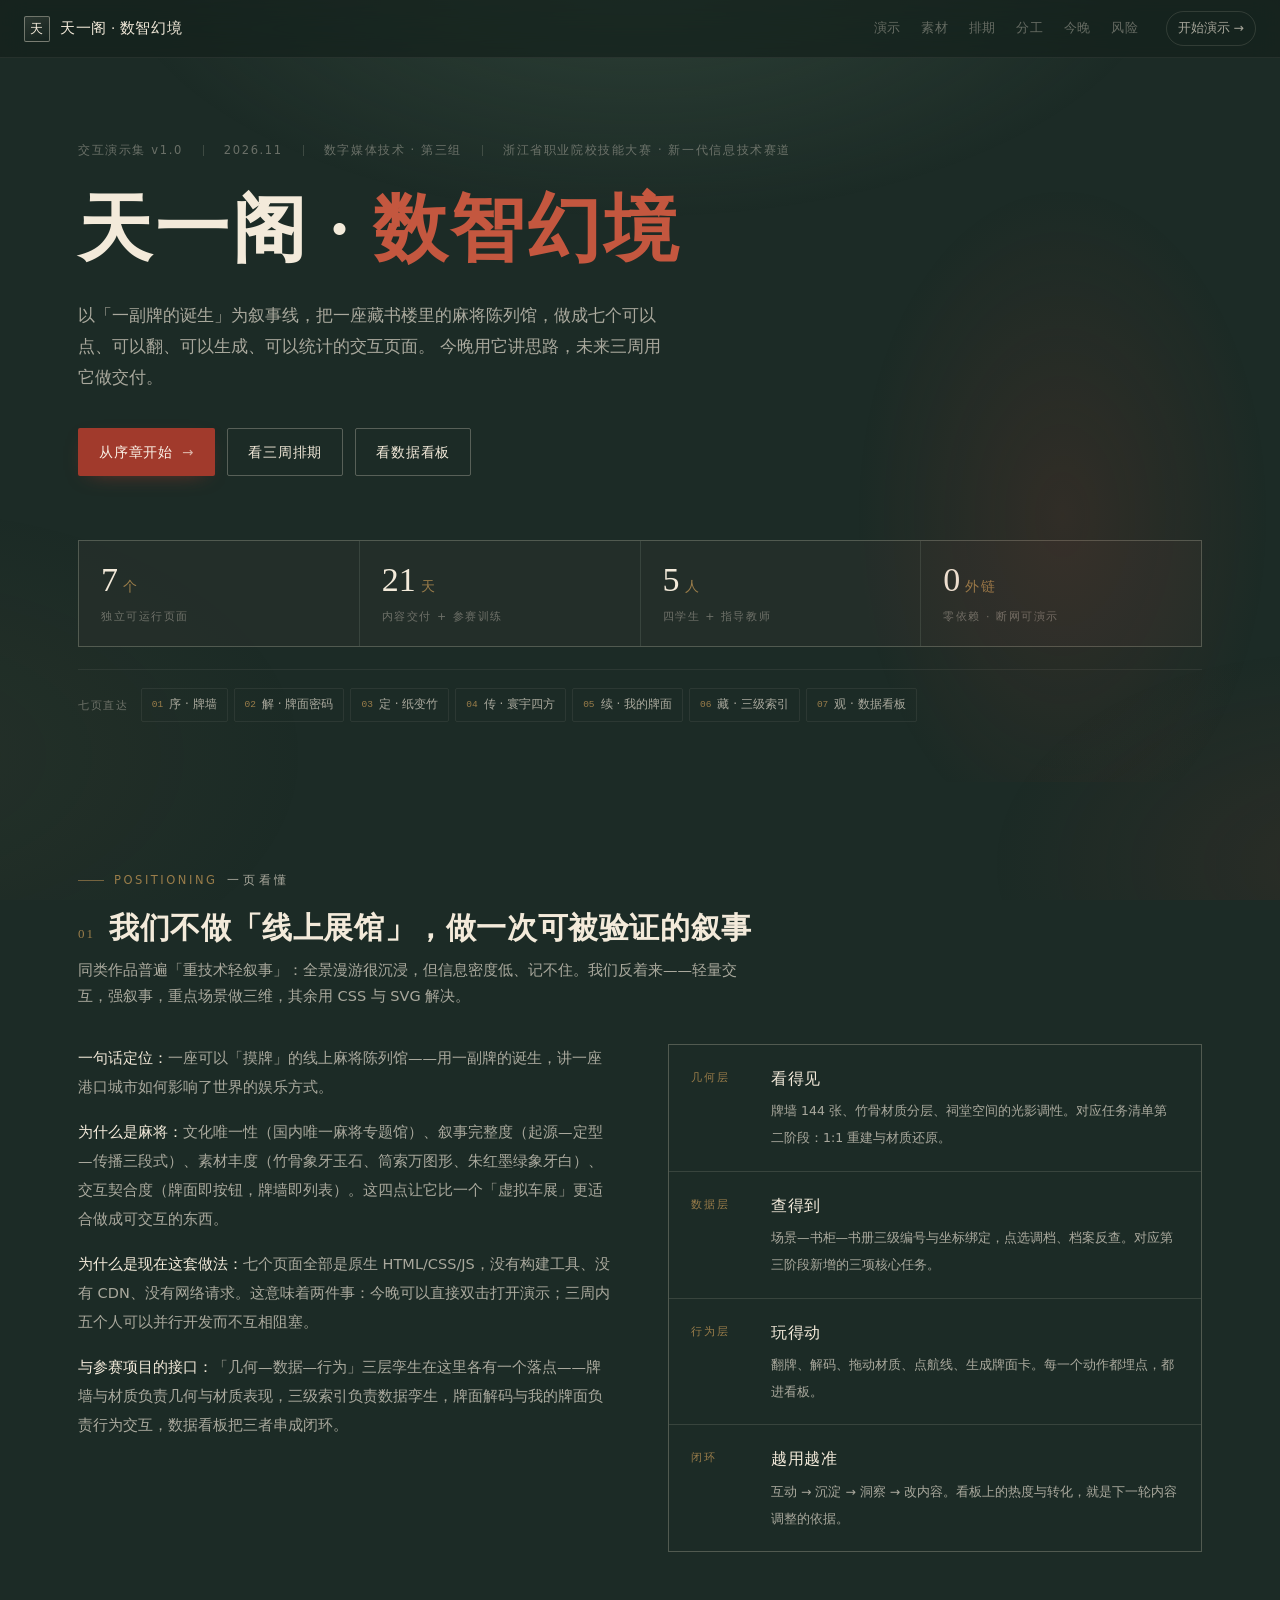
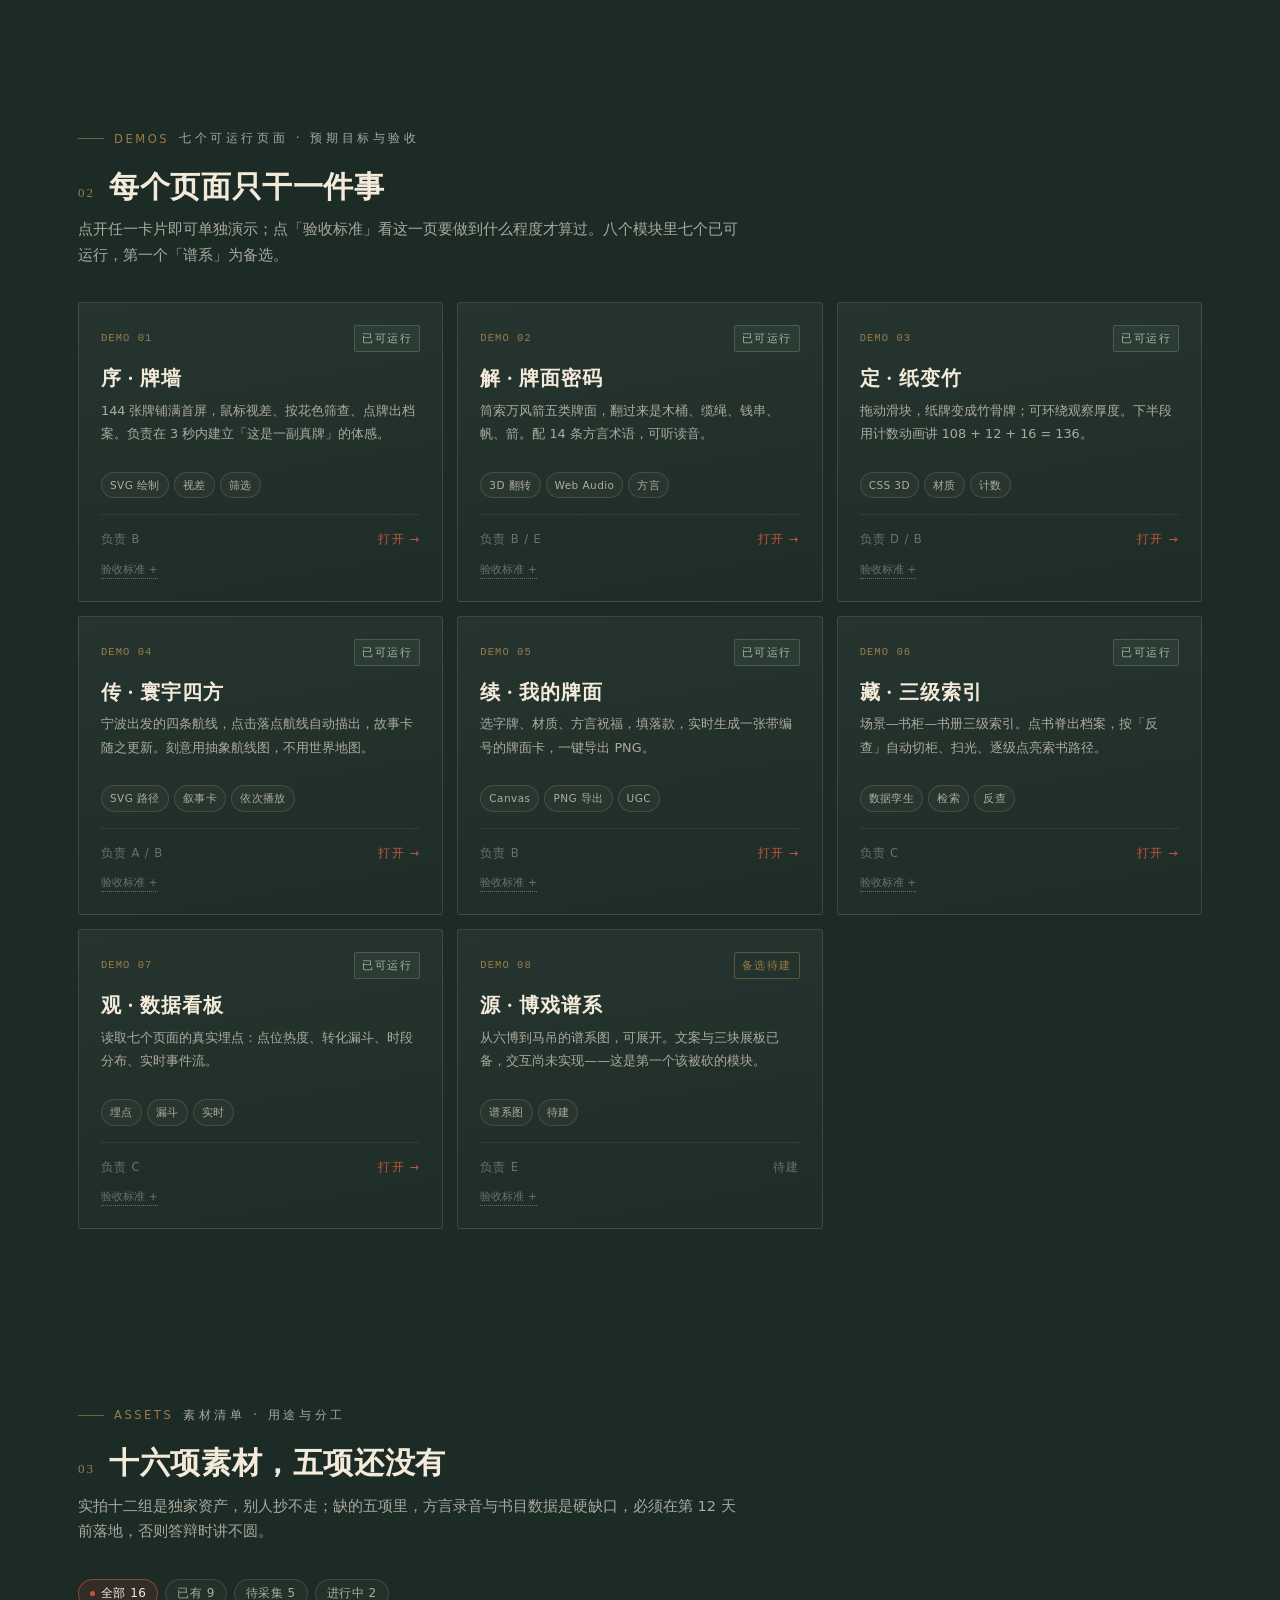
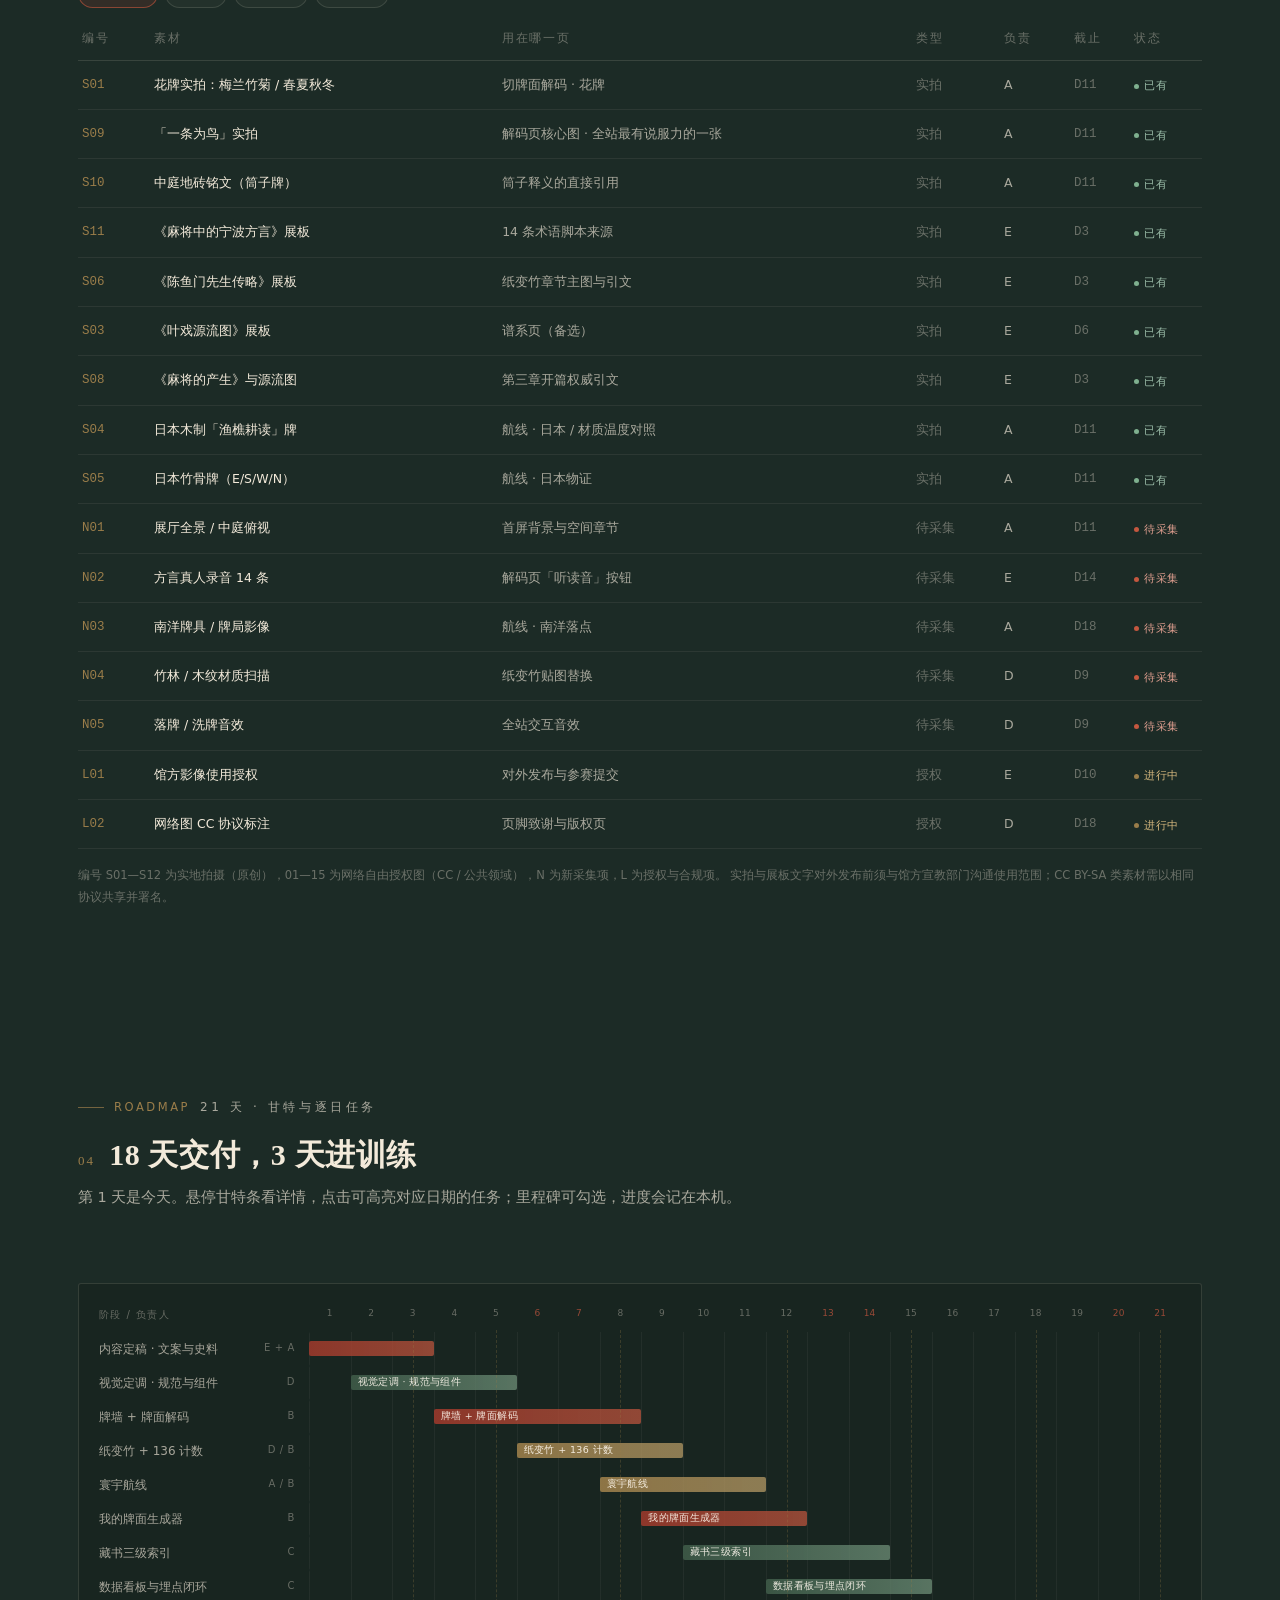
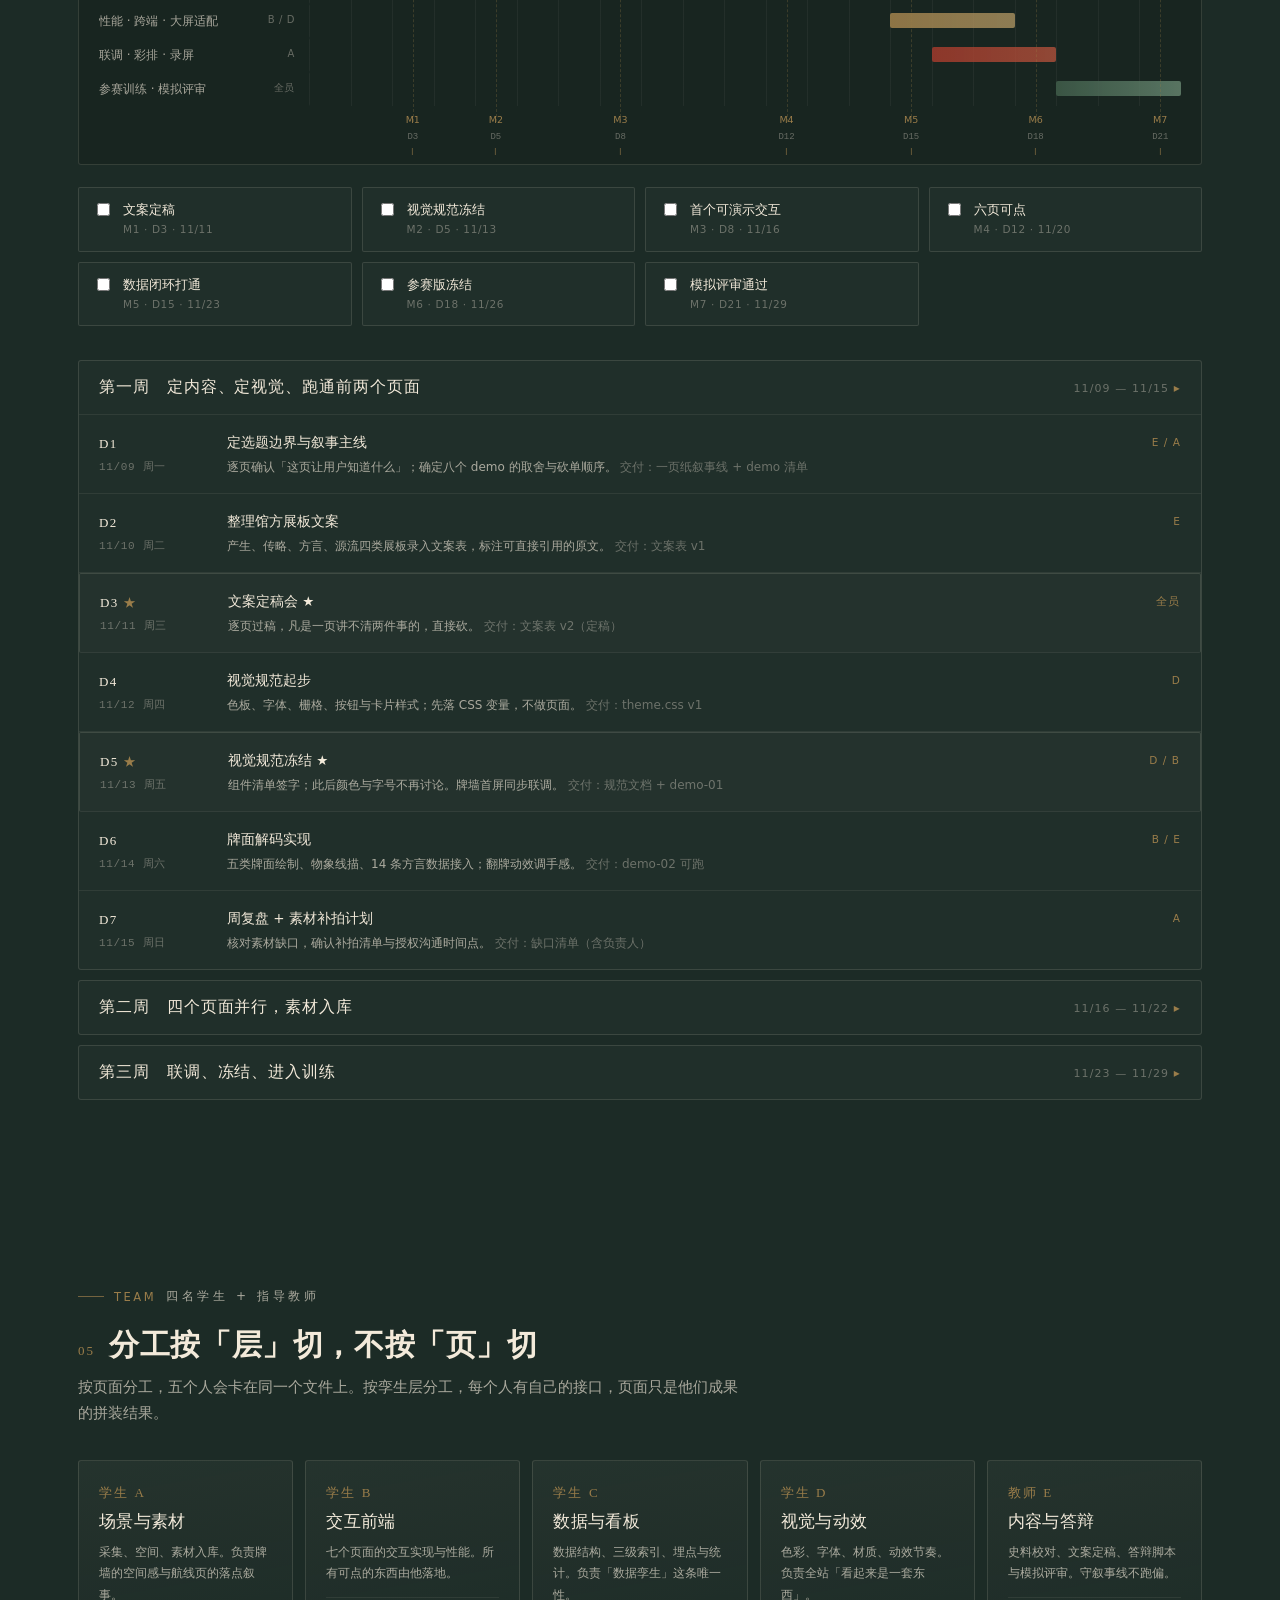
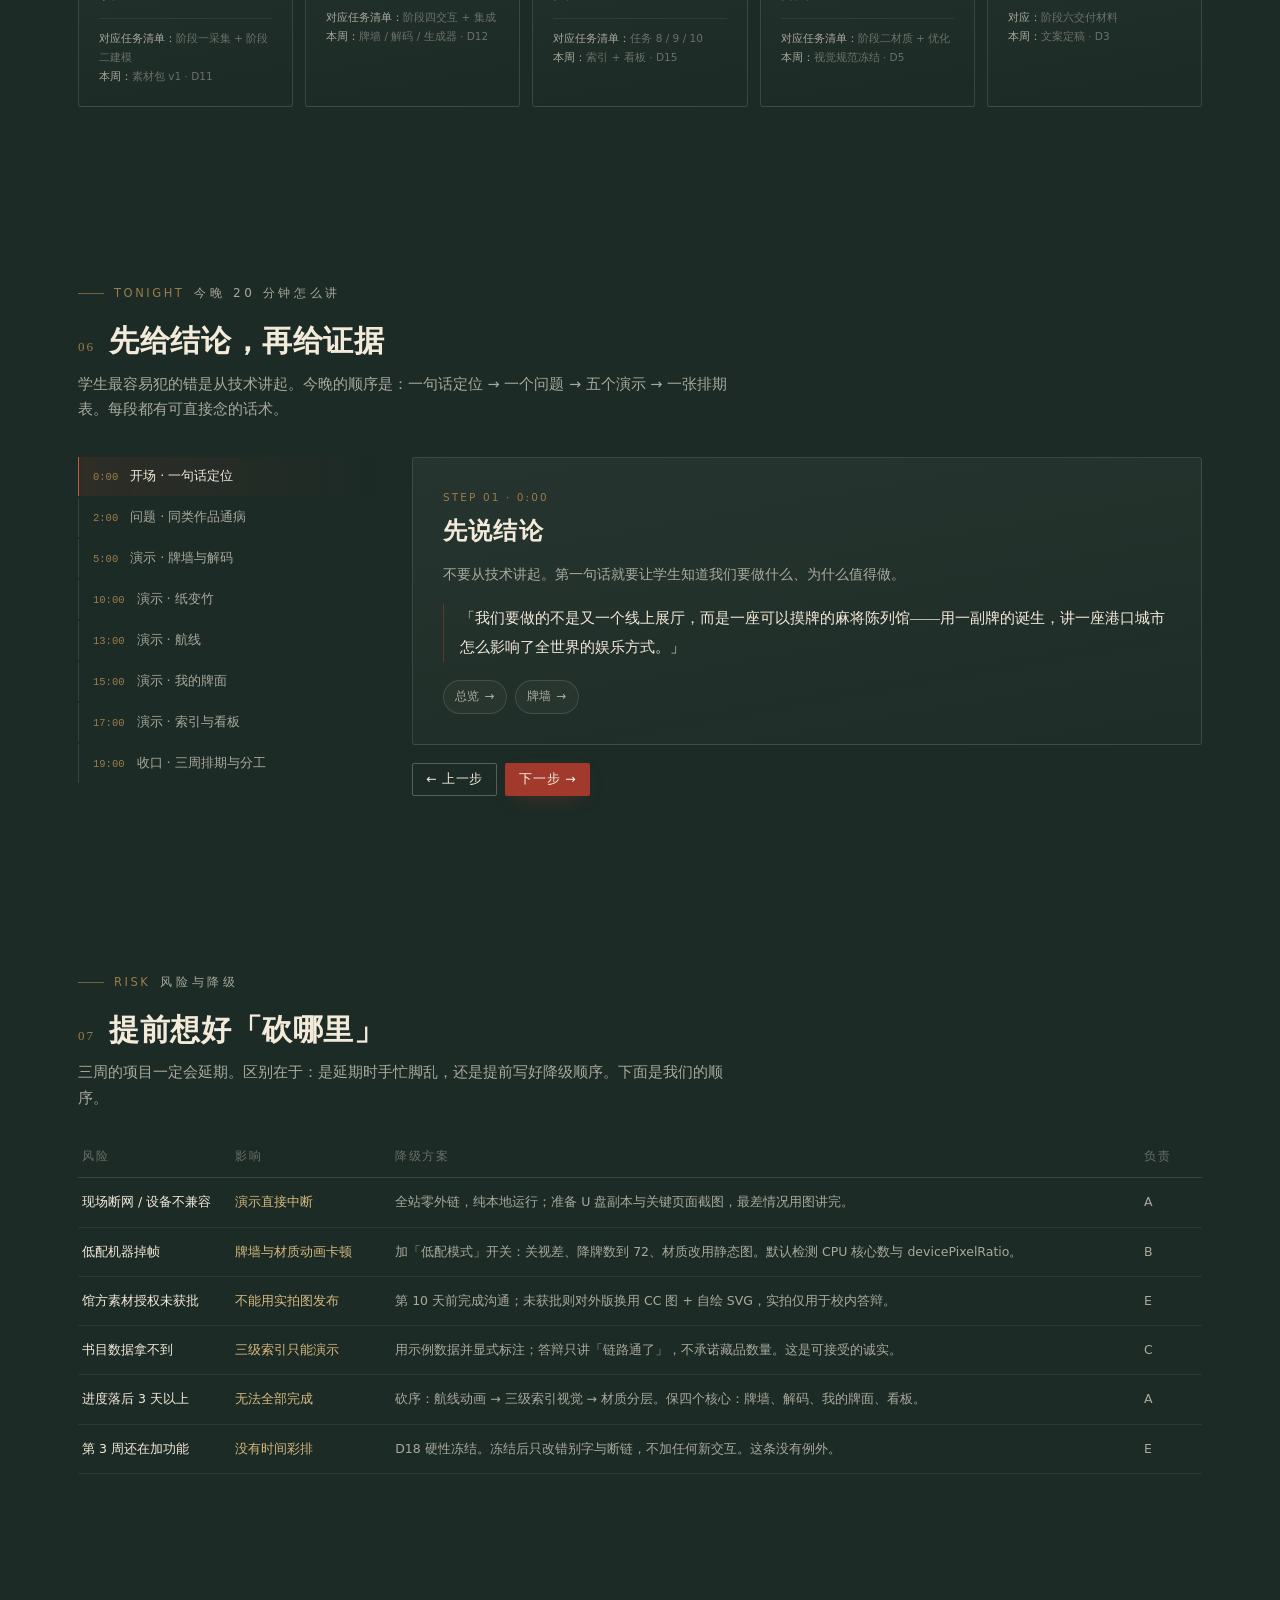
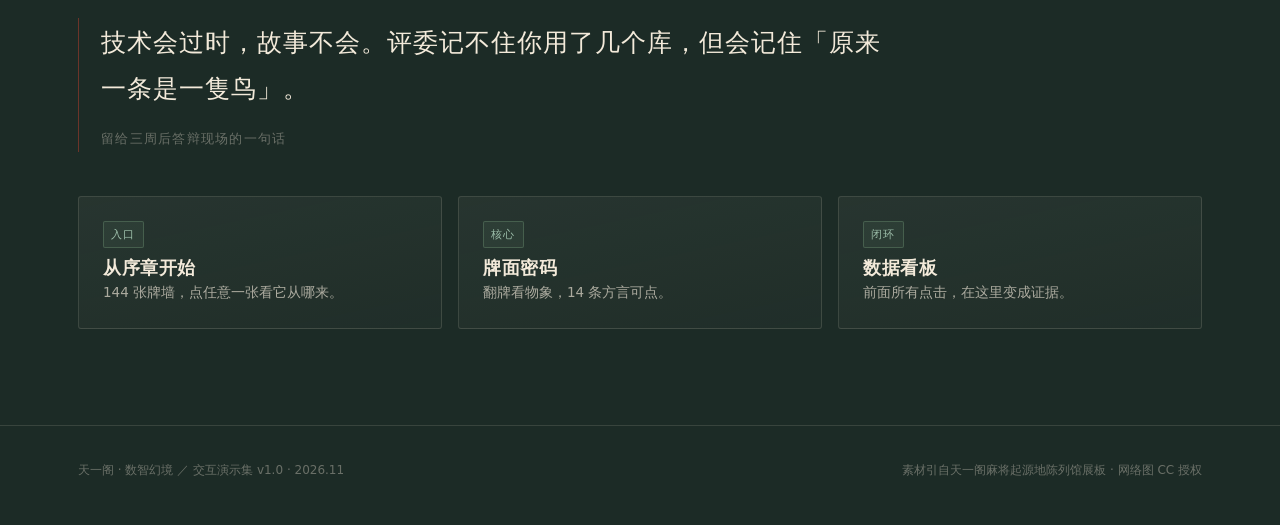
<file: tianyi-demo/index.html>
<!DOCTYPE html>
<html lang="zh-CN">
<head>
<meta charset="UTF-8">
<meta name="viewport" content="width=device-width, initial-scale=1">
<title>天一阁 · 数智幻境 ｜ 交互演示集与制作计划</title>
<link rel="stylesheet" href="assets/theme.css">
<style>
/* ---------- 首屏 ---------- */
.hero{padding:140px 0 60px;position:relative;overflow:hidden}
.hero::after{
  content:"";position:absolute;right:-6%;top:6%;width:46%;height:120%;
  background:radial-gradient(50% 50% at 50% 50%, rgba(161,58,44,.16), transparent 70%);
  pointer-events:none;
}
.hero-meta{display:flex;gap:20px;flex-wrap:wrap;align-items:center;margin-bottom:26px;font-size:11.5px;letter-spacing:.14em;color:var(--ivory-3)}
.hero-meta .sep{width:1px;height:11px;background:var(--ivory-4)}
.hero .h1{font-size:clamp(38px,6vw,74px);letter-spacing:.04em}
.hero .h1 em{font-style:normal;color:var(--red-l)}
.hero .lead{margin:26px 0 34px;max-width:56ch}
.hero-acts{display:flex;gap:12px;flex-wrap:wrap;align-items:center}

.hero-jump{
  display:flex;gap:6px;flex-wrap:wrap;align-items:center;margin-top:22px;
  padding-top:18px;border-top:1px solid var(--line-2);
}
.hero-jump .lb{font-size:10.5px;letter-spacing:.16em;color:var(--ivory-3);margin-right:6px}
.hero-jump a{
  display:inline-flex;align-items:center;gap:6px;font-size:12px;color:var(--ivory-2);
  padding:5px 10px;border:1px solid var(--line-2);border-radius:2px;transition:.25s;
}
.hero-jump a:hover{border-color:rgba(243,234,218,.3);color:var(--ivory);background:rgba(243,234,218,.05)}
.hero-jump a i{font-style:normal;font-family:Menlo,monospace;font-size:9.5px;color:var(--gold)}

.hero-strip{
  display:grid;grid-template-columns:repeat(4,1fr);gap:1px;background:var(--line);
  border:1px solid var(--line);margin-top:64px;
}
.hs{background:rgba(22,33,29,.6);padding:22px 22px 20px}
.hs b{display:block;font-family:var(--serif);font-size:34px;font-weight:500;line-height:1}
.hs b em{font-style:normal;font-size:.42em;color:var(--gold);margin-left:5px;letter-spacing:.1em}
.hs span{display:block;font-size:11px;letter-spacing:.14em;color:var(--ivory-3);margin-top:10px}

/* ---------- 定位 ---------- */
.pos{display:grid;grid-template-columns:1fr 1fr;gap:56px;align-items:start}
.pos p{font-size:14.5px;line-height:2;color:var(--ivory-2);margin:0 0 16px}
.pos p b{color:var(--ivory);font-weight:500}
.layers{display:flex;flex-direction:column;gap:1px;background:var(--line);border:1px solid var(--line)}
.ly{background:var(--ink);padding:20px 22px;display:grid;grid-template-columns:64px 1fr;gap:16px;align-items:start}
.ly .k{font-family:var(--serif);font-size:11px;letter-spacing:.16em;color:var(--gold);padding-top:3px}
.ly .v b{display:block;font-family:var(--serif);font-size:16px;font-weight:500;margin-bottom:4px;letter-spacing:.04em}
.ly .v span{font-size:12.5px;color:var(--ivory-2);line-height:1.8}

/* ---------- demo 矩阵 ---------- */
.mx{display:grid;grid-template-columns:repeat(3,1fr);gap:14px}
.mcard{
  border:1px solid var(--line);border-radius:3px;padding:22px;display:flex;flex-direction:column;
  background:linear-gradient(170deg,rgba(243,234,218,.05),rgba(243,234,218,.012));
  transition:.4s var(--ease);position:relative;overflow:hidden;
}
.mcard:hover{transform:translateY(-3px);border-color:rgba(243,234,218,.3)}
.mcard::before{content:"";position:absolute;left:0;top:0;right:0;height:2px;background:linear-gradient(90deg,var(--red),transparent);opacity:0;transition:.4s}
.mcard:hover::before{opacity:1}
.mc-top{display:flex;justify-content:space-between;align-items:center;margin-bottom:14px}
.mc-no{font-family:Menlo,monospace;font-size:10.5px;color:var(--gold);letter-spacing:.1em}
.mc-t{font-family:var(--serif);font-size:20px;letter-spacing:.05em;margin:0 0 8px}
.mc-d{font-size:12.8px;color:var(--ivory-2);line-height:1.82;margin:0 0 14px;min-height:4.6em}
.mc-tags{display:flex;gap:5px;flex-wrap:wrap;margin-bottom:16px}
.mc-f{display:flex;justify-content:space-between;align-items:center;gap:10px;margin-top:auto;padding-top:14px;border-top:1px solid var(--line-2);font-size:11.5px;color:var(--ivory-3)}
.mc-f .own{letter-spacing:.08em}
.mc-open{color:var(--red-l);letter-spacing:.1em}
.mcard .go-arrow{position:absolute;right:18px;bottom:16px;font-size:11px;color:var(--ivory-3)}
.mc-crit{max-height:0;overflow:hidden;transition:max-height .45s var(--ease);font-size:12px;color:var(--ivory-2);line-height:1.8}
.mc-crit.open{max-height:260px}
.mc-crit div{padding-top:12px;margin-top:12px;border-top:1px dashed var(--line)}
.crit-btn{background:none;border:0;border-bottom:1px dotted var(--ivory-3);color:var(--ivory-3);font-size:11px;padding:0 0 1px}
.crit-btn:hover{color:var(--ivory);border-color:var(--ivory)}

/* ---------- 素材表 ---------- */
.filters{display:flex;gap:7px;flex-wrap:wrap;margin-bottom:20px}
.tbl-wrap{overflow-x:auto}
.tbl td{font-size:12.5px}
.st{display:inline-flex;align-items:center;gap:5px;font-size:11px;letter-spacing:.06em}
.st i{width:5px;height:5px;border-radius:50%;display:block}
.st.ok{color:#9DBFAB}.st.ok i{background:#7FB08F}
.st.miss{color:#E2A091}.st.miss i{background:#C4573F}
.st.doing{color:#D6B87E}.st.doing i{background:#9A7D4A}
.tbl tr.hide{display:none}

/* ---------- 甘特 ---------- */
.gantt-box{border:1px solid var(--line);border-radius:3px;overflow-x:auto;overflow-y:hidden;background:rgba(15,24,21,.28)}
.gantt{min-width:940px;padding:18px 20px 22px;position:relative}
.g-guides{position:absolute;left:20px;right:20px;top:0;bottom:0;pointer-events:none;z-index:0}
.g-guides i{position:absolute;top:46px;bottom:42px;border-left:1px dashed rgba(154,125,74,.28)}
.g-ms{z-index:2}
.g-head{display:grid;grid-template-columns:196px 1fr;gap:14px;margin-bottom:8px}
.g-days{display:grid;grid-template-columns:repeat(21,1fr);font-size:9px;color:var(--ivory-3);letter-spacing:.02em;text-align:center}
.g-days span{padding:3px 0}
.g-days span.we{color:rgba(196,87,63,.75)}
.g-row{display:grid;grid-template-columns:196px 1fr;gap:14px;align-items:center;height:34px}
.g-lb{font-size:12px;color:var(--ivory-2);white-space:nowrap;overflow:hidden;text-overflow:ellipsis;display:flex;justify-content:space-between;gap:8px}
.g-lb em{font-style:normal;font-size:10px;color:var(--ivory-3);letter-spacing:.06em;flex-shrink:0}
.g-track{position:relative;height:100%;background:
  repeating-linear-gradient(90deg, rgba(243,234,218,.05) 0 1px, transparent 1px calc(100%/21));
  border-radius:2px;
}
.g-bar{
  position:absolute;top:9px;height:15px;border-radius:2px;cursor:pointer;
  background:linear-gradient(90deg,rgba(161,58,44,.85),rgba(196,87,63,.7));
  transition:transform .25s,box-shadow .25s,filter .25s;
  overflow:hidden;
}
.g-bar:hover{transform:translateY(-1px) scaleY(1.18);box-shadow:0 6px 16px -6px rgba(0,0,0,.8);filter:brightness(1.15)}
.g-bar.ph2{background:linear-gradient(90deg,rgba(62,90,72,.9),rgba(110,143,120,.75))}
.g-bar.ph3{background:linear-gradient(90deg,rgba(154,125,74,.9),rgba(186,158,104,.72))}
.g-bar b{position:absolute;inset:0;display:flex;align-items:center;padding-left:7px;font-size:9.5px;font-weight:400;color:rgba(255,248,238,.9);letter-spacing:.04em;white-space:nowrap}
.g-ms{position:relative;height:30px;margin-top:6px}
.g-ms .pin{
  position:absolute;top:0;transform:translateX(-50%);text-align:center;font-size:9.5px;color:var(--gold);
  white-space:nowrap;cursor:default;
}
.g-ms .pin::after{content:"";display:block;width:1px;height:7px;background:var(--gold);margin:3px auto 0;opacity:.6}
.g-ms .pin b{display:block;font-weight:400;font-family:Menlo,monospace;font-size:9px;color:var(--ivory-3)}
.ms-list{display:grid;grid-template-columns:repeat(4,1fr);gap:10px;margin-top:22px}
.ms{display:flex;gap:10px;align-items:flex-start;padding:12px 14px;border:1px solid var(--line);border-radius:2px;background:rgba(243,234,218,.02)}
.ms input{margin-top:3px;accent-color:#A13A2C;width:13px;height:13px;flex-shrink:0;cursor:pointer}
.ms-l{font-size:11.5px;line-height:1.6}
.ms-l b{display:block;color:var(--ivory);font-weight:400;font-size:12.5px}
.ms-l span{color:var(--ivory-3);font-size:10.5px;letter-spacing:.06em}
.ms.done .ms-l b{color:var(--ivory-3);text-decoration:line-through}

/* ---------- 逐日 ---------- */
.wk{border:1px solid var(--line);border-radius:3px;margin-bottom:10px;overflow:hidden;background:rgba(243,234,218,.02)}
.wk-h{width:100%;display:flex;justify-content:space-between;align-items:center;gap:14px;background:none;border:0;padding:16px 20px;text-align:left;transition:.25s}
.wk-h:hover{background:rgba(243,234,218,.035)}
.wk-h b{font-family:var(--serif);font-size:15.5px;font-weight:500;letter-spacing:.06em;color:var(--ivory)}
.wk-h span{font-size:11px;color:var(--ivory-3);letter-spacing:.1em}
.wk-h .ar{color:var(--gold);font-size:12px;transition:transform .35s}
.wk.open .wk-h .ar{transform:rotate(90deg)}
.wk-b{display:none;border-top:1px solid var(--line-2)}
.wk.open .wk-b{display:block}
.day{display:grid;grid-template-columns:112px 1fr 88px;gap:16px;padding:15px 20px;border-bottom:1px solid var(--line-2);align-items:start;transition:.35s}
.day:last-child{border-bottom:0}
.day:hover{background:rgba(243,234,218,.025)}
.day.focus{background:rgba(161,58,44,.10)}
.day.ms .d-no b::after{content:" ★";color:var(--gold)}
.d-no{font-family:Menlo,monospace;font-size:11px;color:var(--ivory-3);letter-spacing:.06em;padding-top:2px}
.d-no b{display:block;color:var(--ivory);font-family:var(--serif);font-size:13px;font-weight:500;letter-spacing:.1em;margin-bottom:3px}
.d-body b{font-size:13.5px;font-weight:500;color:var(--ivory);display:block;margin-bottom:3px}
.d-body p{margin:0;font-size:12px;color:var(--ivory-2);line-height:1.75}
.d-body p em{font-style:normal;color:var(--ivory-3)}
.d-owner{font-size:10.5px;color:var(--gold);letter-spacing:.1em;text-align:right;padding-top:3px}
.prog{display:flex;align-items:center;gap:12px;margin-bottom:18px;font-size:11.5px;color:var(--ivory-3)}
.prog .bar{width:180px;height:4px;background:rgba(243,234,218,.1);border-radius:2px;overflow:hidden}
.prog .bar i{display:block;height:100%;width:0;background:linear-gradient(90deg,#8E3527,#C4573F);transition:width .6s}

/* ---------- 分工 ---------- */
.roles{display:grid;grid-template-columns:repeat(5,1fr);gap:12px}
.role{border:1px solid var(--line);border-radius:3px;padding:20px;background:linear-gradient(170deg,rgba(243,234,218,.045),transparent)}
.role .rk{font-family:var(--serif);font-size:13px;color:var(--gold);letter-spacing:.16em;margin-bottom:6px}
.role h4{font-family:var(--serif);font-size:17px;margin:0 0 10px;font-weight:500}
.role p{font-size:12px;color:var(--ivory-2);line-height:1.8;margin:0 0 12px}
.role .rp{font-size:10.5px;color:var(--ivory-3);line-height:1.8;border-top:1px solid var(--line-2);padding-top:10px}
.role .rp b{color:var(--ivory-2);font-weight:400}

/* ---------- 演示动线 ---------- */
.run{display:grid;grid-template-columns:300px 1fr;gap:34px;align-items:start}
.run-list{display:flex;flex-direction:column;gap:2px}
.run-i{
  text-align:left;background:none;border:0;border-left:1px solid var(--line);
  padding:11px 14px;transition:.3s;display:flex;gap:12px;align-items:baseline;
}
.run-i:hover{background:rgba(243,234,218,.04)}
.run-i.on{border-left-color:var(--red-l);background:linear-gradient(90deg,rgba(161,58,44,.14),transparent)}
.run-i .tm{font-family:Menlo,monospace;font-size:10.5px;color:var(--gold);flex-shrink:0}
.run-i .nm{font-size:12.8px;color:var(--ivory-2)}
.run-i.on .nm{color:var(--ivory)}
.run-stage{border:1px solid var(--line);border-radius:3px;padding:30px;min-height:250px;background:linear-gradient(170deg,rgba(243,234,218,.05),rgba(243,234,218,.012))}
.run-stage .no{font-size:10.5px;letter-spacing:.2em;color:var(--gold);margin-bottom:10px}
.run-stage h3{font-family:var(--serif);font-size:24px;margin:0 0 14px;letter-spacing:.05em}
.run-stage p{font-size:14px;line-height:1.95;color:var(--ivory-2);margin:0 0 16px}
.run-stage .script{font-family:var(--serif);font-size:15px;line-height:1.95;color:var(--ivory);border-left:1px solid rgba(161,58,44,.55);padding-left:16px;margin:0 0 18px}
.run-stage .lk{display:flex;gap:8px;flex-wrap:wrap}
.run-nav{display:flex;gap:8px;margin-top:18px}

/* ---------- 风险 ---------- */
.risk td:first-child{color:var(--ivory);white-space:nowrap}
.risk td:nth-child(2){color:#D6B87E}

@media(max-width:1080px){
  .mx{grid-template-columns:1fr 1fr}
  .roles{grid-template-columns:repeat(2,1fr)}
  .hero-jump{
  display:flex;gap:6px;flex-wrap:wrap;align-items:center;margin-top:22px;
  padding-top:18px;border-top:1px solid var(--line-2);
}
.hero-jump .lb{font-size:10.5px;letter-spacing:.16em;color:var(--ivory-3);margin-right:6px}
.hero-jump a{
  display:inline-flex;align-items:center;gap:6px;font-size:12px;color:var(--ivory-2);
  padding:5px 10px;border:1px solid var(--line-2);border-radius:2px;transition:.25s;
}
.hero-jump a:hover{border-color:rgba(243,234,218,.3);color:var(--ivory);background:rgba(243,234,218,.05)}
.hero-jump a i{font-style:normal;font-family:Menlo,monospace;font-size:9.5px;color:var(--gold)}

.hero-strip{grid-template-columns:repeat(2,1fr)}
  .pos{grid-template-columns:1fr;gap:32px}
  .run{grid-template-columns:1fr}
  .ms-list{grid-template-columns:1fr 1fr}
}
@media(max-width:720px){
  .mx{grid-template-columns:1fr}
  .roles{grid-template-columns:1fr}
  .day{grid-template-columns:1fr;gap:6px}
  .d-owner{text-align:left}
  .ms-list{grid-template-columns:1fr}
  .hero{padding-top:110px}
}
</style>
</head>
<body>
<div class="page">

<header class="topbar">
  <a class="brand" href="index.html"><span class="brand-mark">天</span><span>天一阁 · 数智幻境</span></a>
  <nav class="topnav">
    <a href="#demos">演示</a>
    <a href="#assets">素材</a>
    <a href="#timeline">排期</a>
    <a href="#roles">分工</a>
    <a href="#runthrough">今晚</a>
    <a href="#risk">风险</a>
  </nav>
  <a class="back" href="demo-01-paiqiang.html">开始演示 →</a>
</header>

<main>
<!-- ================= 首屏 ================= -->
<section class="hero">
  <div class="wrap">
    <div class="hero-meta reveal">
      <span>交互演示集 v1.0</span><span class="sep"></span>
      <span>2026.11</span><span class="sep"></span>
      <span>数字媒体技术 · 第三组</span><span class="sep"></span>
      <span>浙江省职业院校技能大赛 · 新一代信息技术赛道</span>
    </div>
    <h1 class="h1 reveal" data-d="1">天一阁 · <em>数智幻境</em></h1>
    <p class="lead reveal" data-d="2">
      以「一副牌的诞生」为叙事线，把一座藏书楼里的麻将陈列馆，做成七个可以点、可以翻、可以生成、可以统计的交互页面。
      今晚用它讲思路，未来三周用它做交付。
    </p>
    <div class="hero-acts reveal" data-d="3">
      <a class="btn" href="demo-01-paiqiang.html">从序章开始 <span style="opacity:.65">→</span></a>
      <a class="btn btn-line" href="#timeline">看三周排期</a>
      <a class="btn btn-line" href="demo-07-dashboard.html">看数据看板</a>
    </div>

    <div class="hero-strip reveal" data-d="4">
      <div class="hs"><b>7<em>个</em></b><span>独立可运行页面</span></div>
      <div class="hs"><b>21<em>天</em></b><span>内容交付 + 参赛训练</span></div>
      <div class="hs"><b>5<em>人</em></b><span>四学生 + 指导教师</span></div>
      <div class="hs"><b>0<em>外链</em></b><span>零依赖 · 断网可演示</span></div>
    </div>

    <div class="hero-jump reveal" data-d="5">
      <span class="lb">七页直达</span>
      <a href="demo-01-paiqiang.html"><i>01</i>序 · 牌墙</a>
      <a href="demo-02-paimian.html"><i>02</i>解 · 牌面密码</a>
      <a href="demo-03-zhibianzhu.html"><i>03</i>定 · 纸变竹</a>
      <a href="demo-04-hangxian.html"><i>04</i>传 · 寰宇四方</a>
      <a href="demo-05-wodepaimian.html"><i>05</i>续 · 我的牌面</a>
      <a href="demo-06-shucang.html"><i>06</i>藏 · 三级索引</a>
      <a href="demo-07-dashboard.html"><i>07</i>观 · 数据看板</a>
    </div>
  </div>
</section>

<!-- ================= 定位 ================= -->
<section class="sec" id="pos">
  <div class="wrap">
    <div class="sec-head reveal">
      <div class="eyebrow"><span>POSITIONING</span><span class="zh">一页看懂</span></div>
      <h2 class="sec-title"><span class="num">01</span>我们不做「线上展馆」，做一次可被验证的叙事</h2>
      <p class="sec-lead">同类作品普遍「重技术轻叙事」：全景漫游很沉浸，但信息密度低、记不住。我们反着来——轻量交互，强叙事，重点场景做三维，其余用 CSS 与 SVG 解决。</p>
    </div>

    <div class="pos">
      <div class="reveal">
        <p><b>一句话定位：</b>一座可以「摸牌」的线上麻将陈列馆——用一副牌的诞生，讲一座港口城市如何影响了世界的娱乐方式。</p>
        <p><b>为什么是麻将：</b>文化唯一性（国内唯一麻将专题馆）、叙事完整度（起源—定型—传播三段式）、素材丰度（竹骨象牙玉石、筒索万图形、朱红墨绿象牙白）、交互契合度（牌面即按钮，牌墙即列表）。这四点让它比一个「虚拟车展」更适合做成可交互的东西。</p>
        <p><b>为什么是现在这套做法：</b>七个页面全部是原生 HTML/CSS/JS，没有构建工具、没有 CDN、没有网络请求。这意味着两件事：今晚可以直接双击打开演示；三周内五个人可以并行开发而不互相阻塞。</p>
        <p><b>与参赛项目的接口：</b>「几何—数据—行为」三层孪生在这里各有一个落点——牌墙与材质负责几何与材质表现，三级索引负责数据孪生，牌面解码与我的牌面负责行为交互，数据看板把三者串成闭环。</p>
      </div>

      <div class="layers reveal" data-d="1">
        <div class="ly">
          <div class="k">几何层</div>
          <div class="v"><b>看得见</b><span>牌墙 144 张、竹骨材质分层、祠堂空间的光影调性。对应任务清单第二阶段：1:1 重建与材质还原。</span></div>
        </div>
        <div class="ly">
          <div class="k">数据层</div>
          <div class="v"><b>查得到</b><span>场景—书柜—书册三级编号与坐标绑定，点选调档、档案反查。对应第三阶段新增的三项核心任务。</span></div>
        </div>
        <div class="ly">
          <div class="k">行为层</div>
          <div class="v"><b>玩得动</b><span>翻牌、解码、拖动材质、点航线、生成牌面卡。每一个动作都埋点，都进看板。</span></div>
        </div>
        <div class="ly">
          <div class="k">闭环</div>
          <div class="v"><b>越用越准</b><span>互动 → 沉淀 → 洞察 → 改内容。看板上的热度与转化，就是下一轮内容调整的依据。</span></div>
        </div>
      </div>
    </div>
  </div>
</section>

<!-- ================= demo 矩阵 ================= -->
<section class="sec" id="demos">
  <div class="wrap">
    <div class="sec-head reveal">
      <div class="eyebrow"><span>DEMOS</span><span class="zh">七个可运行页面 · 预期目标与验收</span></div>
      <h2 class="sec-title"><span class="num">02</span>每个页面只干一件事</h2>
      <p class="sec-lead">点开任一卡片即可单独演示；点「验收标准」看这一页要做到什么程度才算过。八个模块里七个已可运行，第一个「谱系」为备选。</p>
    </div>

    <div class="mx" id="mx"></div>
  </div>
</section>

<!-- ================= 素材 ================= -->
<section class="sec" id="assets">
  <div class="wrap">
    <div class="sec-head reveal">
      <div class="eyebrow"><span>ASSETS</span><span class="zh">素材清单 · 用途与分工</span></div>
      <h2 class="sec-title"><span class="num">03</span>十六项素材，五项还没有</h2>
      <p class="sec-lead">实拍十二组是独家资产，别人抄不走；缺的五项里，方言录音与书目数据是硬缺口，必须在第 12 天前落地，否则答辩时讲不圆。</p>
    </div>

    <div class="filters reveal" id="assetFilter">
      <button class="chip on" data-f="all"><span class="dot"></span>全部 16</button>
      <button class="chip" data-f="ok">已有 9</button>
      <button class="chip" data-f="miss">待采集 5</button>
      <button class="chip" data-f="doing">进行中 2</button>
    </div>

    <div class="tbl-wrap reveal" data-d="1">
      <table class="tbl" id="assetTbl">
        <thead><tr>
          <th style="width:64px">编号</th><th>素材</th><th>用在哪一页</th><th style="width:88px">类型</th><th style="width:70px">负责</th><th style="width:60px">截止</th><th style="width:80px">状态</th>
        </tr></thead>
        <tbody></tbody>
      </table>
    </div>
    <p style="font-size:11.5px;color:var(--ivory-3);margin-top:16px;line-height:1.9" class="reveal">
      编号 S01—S12 为实地拍摄（原创），01—15 为网络自由授权图（CC / 公共领域），N 为新采集项，L 为授权与合规项。
      实拍与展板文字对外发布前须与馆方宣教部门沟通使用范围；CC BY-SA 类素材需以相同协议共享并署名。
    </p>
  </div>
</section>

<!-- ================= 排期 ================= -->
<section class="sec" id="timeline">
  <div class="wrap">
    <div class="sec-head reveal">
      <div class="eyebrow"><span>ROADMAP</span><span class="zh">21 天 · 甘特与逐日任务</span></div>
      <h2 class="sec-title"><span class="num">04</span>18 天交付，3 天进训练</h2>
      <p class="sec-lead">第 1 天是今天。悬停甘特条看详情，点击可高亮对应日期的任务；里程碑可勾选，进度会记在本机。</p>
    </div>

    <div class="prog reveal">
      <span>里程碑完成度</span>
      <span class="bar"><i id="progBar"></i></span>
      <span id="progTxt">0 / 7</span>
    </div>

    <div class="gantt-box reveal" data-d="1">
      <div class="gantt">
        <div class="g-head">
          <div style="font-size:10px;letter-spacing:.14em;color:var(--ivory-3);padding-top:4px">阶段 / 负责人</div>
          <div class="g-days" id="gDays"></div>
        </div>
        <div id="gRows"></div>
        <div class="g-guides" id="gGuides"></div>
        <div class="g-ms" id="gMs"></div>
      </div>
    </div>

    <div class="ms-list reveal" id="msList"></div>

    <div style="margin-top:34px" id="weeks"></div>
  </div>
</section>

<!-- ================= 分工 ================= -->
<section class="sec" id="roles">
  <div class="wrap">
    <div class="sec-head reveal">
      <div class="eyebrow"><span>TEAM</span><span class="zh">四名学生 + 指导教师</span></div>
      <h2 class="sec-title"><span class="num">05</span>分工按「层」切，不按「页」切</h2>
      <p class="sec-lead">按页面分工，五个人会卡在同一个文件上。按孪生层分工，每个人有自己的接口，页面只是他们成果的拼装结果。</p>
    </div>
    <div class="roles reveal">
      <div class="role">
        <div class="rk">学生 A</div><h4>场景与素材</h4>
        <p>采集、空间、素材入库。负责牌墙的空间感与航线页的落点叙事。</p>
        <div class="rp"><b>对应任务清单：</b>阶段一采集 + 阶段二建模<br><b>本周：</b>素材包 v1 · D11</div>
      </div>
      <div class="role">
        <div class="rk">学生 B</div><h4>交互前端</h4>
        <p>七个页面的交互实现与性能。所有可点的东西由他落地。</p>
        <div class="rp"><b>对应任务清单：</b>阶段四交互 + 集成<br><b>本周：</b>牌墙 / 解码 / 生成器 · D12</div>
      </div>
      <div class="role">
        <div class="rk">学生 C</div><h4>数据与看板</h4>
        <p>数据结构、三级索引、埋点与统计。负责「数据孪生」这条唯一性。</p>
        <div class="rp"><b>对应任务清单：</b>任务 8 / 9 / 10<br><b>本周：</b>索引 + 看板 · D15</div>
      </div>
      <div class="role">
        <div class="rk">学生 D</div><h4>视觉与动效</h4>
        <p>色彩、字体、材质、动效节奏。负责全站「看起来是一套东西」。</p>
        <div class="rp"><b>对应任务清单：</b>阶段二材质 + 优化<br><b>本周：</b>视觉规范冻结 · D5</div>
      </div>
      <div class="role">
        <div class="rk">教师 E</div><h4>内容与答辩</h4>
        <p>史料校对、文案定稿、答辩脚本与模拟评审。守叙事线不跑偏。</p>
        <div class="rp"><b>对应：</b>阶段六交付材料<br><b>本周：</b>文案定稿 · D3</div>
      </div>
    </div>
  </div>
</section>

<!-- ================= 今晚 ================= -->
<section class="sec" id="runthrough">
  <div class="wrap">
    <div class="sec-head reveal">
      <div class="eyebrow"><span>TONIGHT</span><span class="zh">今晚 20 分钟怎么讲</span></div>
      <h2 class="sec-title"><span class="num">06</span>先给结论，再给证据</h2>
      <p class="sec-lead">学生最容易犯的错是从技术讲起。今晚的顺序是：一句话定位 → 一个问题 → 五个演示 → 一张排期表。每段都有可直接念的话术。</p>
    </div>

    <div class="run">
      <div class="run-list reveal" id="runList"></div>
      <div class="reveal" data-d="1">
        <div class="run-stage" id="runStage"></div>
        <div class="run-nav">
          <button class="btn btn-line btn-sm" id="prevStep">← 上一步</button>
          <button class="btn btn-sm" id="nextStep">下一步 →</button>
        </div>
      </div>
    </div>
  </div>
</section>

<!-- ================= 风险 ================= -->
<section class="sec" id="risk">
  <div class="wrap">
    <div class="sec-head reveal">
      <div class="eyebrow"><span>RISK</span><span class="zh">风险与降级</span></div>
      <h2 class="sec-title"><span class="num">07</span>提前想好「砍哪里」</h2>
      <p class="sec-lead">三周的项目一定会延期。区别在于：是延期时手忙脚乱，还是提前写好降级顺序。下面是我们的顺序。</p>
    </div>
    <div class="tbl-wrap reveal" data-d="1">
      <table class="tbl risk">
        <thead><tr><th style="width:120px">风险</th><th style="width:160px">影响</th><th>降级方案</th><th style="width:70px">负责</th></tr></thead>
        <tbody>
          <tr><td>现场断网 / 设备不兼容</td><td>演示直接中断</td><td>全站零外链，纯本地运行；准备 U 盘副本与关键页面截图，最差情况用图讲完。</td><td>A</td></tr>
          <tr><td>低配机器掉帧</td><td>牌墙与材质动画卡顿</td><td>加「低配模式」开关：关视差、降牌数到 72、材质改用静态图。默认检测 CPU 核心数与 devicePixelRatio。</td><td>B</td></tr>
          <tr><td>馆方素材授权未获批</td><td>不能用实拍图发布</td><td>第 10 天前完成沟通；未获批则对外版换用 CC 图 + 自绘 SVG，实拍仅用于校内答辩。</td><td>E</td></tr>
          <tr><td>书目数据拿不到</td><td>三级索引只能演示</td><td>用示例数据并显式标注；答辩只讲「链路通了」，不承诺藏品数量。这是可接受的诚实。</td><td>C</td></tr>
          <tr><td>进度落后 3 天以上</td><td>无法全部完成</td><td>砍序：航线动画 → 三级索引视觉 → 材质分层。保四个核心：牌墙、解码、我的牌面、看板。</td><td>A</td></tr>
          <tr><td>第 3 周还在加功能</td><td>没有时间彩排</td><td>D18 硬性冻结。冻结后只改错别字与断链，不加任何新交互。这条没有例外。</td><td>E</td></tr>
        </tbody>
      </table>
    </div>
  </div>
</section>

<section class="sec sec--tight">
  <div class="wrap">
    <blockquote class="quote reveal" style="max-width:820px">
      技术会过时，故事不会。评委记不住你用了几个库，但会记住「原来一条是一隻鸟」。
      <cite>留给三周后答辩现场的一句话</cite>
    </blockquote>
    <div class="grid g3" style="margin-top:44px">
      <a class="card card--hover reveal" href="demo-01-paiqiang.html">
        <div class="card-h"><span class="tag green">入口</span></div>
        <h3 class="card-t">从序章开始</h3>
        <p class="card-p">144 张牌墙，点任意一张看它从哪来。</p>
      </a>
      <a class="card card--hover reveal" data-d="1" href="demo-02-paimian.html">
        <div class="card-h"><span class="tag green">核心</span></div>
        <h3 class="card-t">牌面密码</h3>
        <p class="card-p">翻牌看物象，14 条方言可点。</p>
      </a>
      <a class="card card--hover reveal" data-d="2" href="demo-07-dashboard.html">
        <div class="card-h"><span class="tag green">闭环</span></div>
        <h3 class="card-t">数据看板</h3>
        <p class="card-p">前面所有点击，在这里变成证据。</p>
      </a>
    </div>
  </div>
</section>
</main>

<footer class="foot"><div class="wrap" style="display:flex;justify-content:space-between;gap:20px;flex-wrap:wrap;width:100%">
  <span>天一阁 · 数智幻境 ／ 交互演示集 v1.0 · 2026.11</span>
  <span>素材引自天一阁麻将起源地陈列馆展板 · 网络图 CC 授权</span>
</div></footer>
</div>

<script src="assets/store.js"></script>
<script>
(function(){
  /* ================= 数据 ================= */
  var DEMOS = [
    { no:'01', t:'序 · 牌墙', href:'demo-01-paiqiang.html', st:'已可运行',
      d:'144 张牌铺满首屏，鼠标视差、按花色筛查、点牌出档案。负责在 3 秒内建立「这是一副真牌」的体感。',
      tags:['SVG 绘制','视差','筛选'],
      crit:'① 144 张全部由程序绘制，无图片；② 首屏加载 < 1s；③ 点击任意牌 200ms 内出面板；④ 断网可开。',
      own:'B' },
    { no:'02', t:'解 · 牌面密码', href:'demo-02-paimian.html', st:'已可运行',
      d:'筒索万风箭五类牌面，翻过来是木桶、缆绳、钱串、帆、箭。配 14 条方言术语，可听读音。',
      tags:['3D 翻转','Web Audio','方言'],
      crit:'① 五类牌面均可翻；② 14 条方言全部可点；③ 翻牌有音效且默认不扰民；④ 术语点击后不跳页。',
      own:'B / E' },
    { no:'03', t:'定 · 纸变竹', href:'demo-03-zhibianzhu.html', st:'已可运行',
      d:'拖动滑块，纸牌变成竹骨牌；可环绕观察厚度。下半段用计数动画讲 108 + 12 + 16 = 136。',
      tags:['CSS 3D','材质','计数'],
      crit:'① 滑块 0—100 全程无跳帧；② 厚度变化可肉眼分辨；③ 四个阶段文案随进度切换；④ 构成按钮与数字同步。',
      own:'D / B' },
    { no:'04', t:'传 · 寰宇四方', href:'demo-04-hangxian.html', st:'已可运行',
      d:'宁波出发的四条航线，点击落点航线自动描出，故事卡随之更新。刻意用抽象航线图，不用世界地图。',
      tags:['SVG 路径','叙事卡','依次播放'],
      crit:'① 四条航线均可点；② 描线动画 1.5s 内完成；③ 依次播放不卡死、可中断；④ 不出现任何地理边界数据。',
      own:'A / B' },
    { no:'05', t:'续 · 我的牌面', href:'demo-05-wodepaimian.html', st:'已可运行',
      d:'选字牌、材质、方言祝福，填落款，实时生成一张带编号的牌面卡，一键导出 PNG。',
      tags:['Canvas','PNG 导出','UGC'],
      crit:'① 三种材质视觉可辨；② 导出图 760×1040 且文字不糊；③ 编号按日递增不重复；④ 移动端可长按保存。',
      own:'B' },
    { no:'06', t:'藏 · 三级索引', href:'demo-06-shucang.html', st:'已可运行',
      d:'场景—书柜—书册三级索引。点书脊出档案，按「反查」自动切柜、扫光、逐级点亮索书路径。',
      tags:['数据孪生','检索','反查'],
      crit:'① 22 条书目均可点；② 检索支持书名与著者；③ 反查跨柜时自动切换；④ 示例数据明确标注。',
      own:'C' },
    { no:'07', t:'观 · 数据看板', href:'demo-07-dashboard.html', st:'已可运行',
      d:'读取七个页面的真实埋点：点位热度、转化漏斗、时段分布、实时事件流。',
      tags:['埋点','漏斗','实时'],
      crit:'① 跨页数据贯通；② 2.5s 自动刷新；③ 空状态有引导；④ 可清空、可模拟。',
      own:'C' },
    { no:'08', t:'源 · 博戏谱系', href:'#timeline', st:'备选待建',
      d:'从六博到马吊的谱系图，可展开。文案与三块展板已备，交互尚未实现——这是第一个该被砍的模块。',
      tags:['谱系图','待建'],
      crit:'若要建：① 三块源流图结构准确；② 节点可展开到二级；③ 不与时间轴页重复。',
      own:'E' }
  ];

  var mx = document.getElementById('mx');
  DEMOS.forEach(function(d, i){
    var el = document.createElement('div');
    el.className = 'mcard reveal';
    el.setAttribute('data-d', (i % 3));
    var isLink = d.st === '已可运行';
    el.innerHTML =
      '<div class="mc-top"><span class="mc-no">DEMO ' + d.no + '</span>' +
      '<span class="tag ' + (isLink ? 'green' : 'gold') + '">' + d.st + '</span></div>' +
      '<h3 class="mc-t">' + d.t + '</h3>' +
      '<p class="mc-d">' + d.d + '</p>' +
      '<div class="mc-tags">' + d.tags.map(function(t){ return '<span class="chip" style="font-size:10.5px;padding:3px 8px">' + t + '</span>'; }).join('') + '</div>' +
      '<div class="mc-f"><span class="own">负责 ' + d.own + '</span>' +
      (isLink ? '<a class="mc-open" href="' + d.href + '">打开 →</a>' : '<span class="mc-open" style="color:var(--ivory-3)">待建</span>') + '</div>' +
      '<button class="crit-btn" style="margin-top:12px;align-self:flex-start">验收标准 +</button>' +
      '<div class="mc-crit"><div>' + d.crit + '</div></div>';
    el.querySelector('.crit-btn').onclick = function(){
      var c = el.querySelector('.mc-crit');
      var open = c.classList.toggle('open');
      this.textContent = open ? '收起 −' : '验收标准 +';
    };
    mx.appendChild(el);
  });

  /* ================= 素材 ================= */
  var ASSETS = [
    ['S01','花牌实拍：梅兰竹菊 / 春夏秋冬','切牌面解码 · 花牌','实拍','A','D11','ok'],
    ['S09','「一条为鸟」实拍','解码页核心图 · 全站最有说服力的一张','实拍','A','D11','ok'],
    ['S10','中庭地砖铭文（筒子牌）','筒子释义的直接引用','实拍','A','D11','ok'],
    ['S11','《麻将中的宁波方言》展板','14 条术语脚本来源','实拍','E','D3','ok'],
    ['S06','《陈鱼门先生传略》展板','纸变竹章节主图与引文','实拍','E','D3','ok'],
    ['S03','《叶戏源流图》展板','谱系页（备选）','实拍','E','D6','ok'],
    ['S08','《麻将的产生》与源流图','第三章开篇权威引文','实拍','E','D3','ok'],
    ['S04','日本木制「渔樵耕读」牌','航线 · 日本 / 材质温度对照','实拍','A','D11','ok'],
    ['S05','日本竹骨牌（E/S/W/N）','航线 · 日本物证','实拍','A','D11','ok'],
    ['N01','展厅全景 / 中庭俯视','首屏背景与空间章节','待采集','A','D11','miss'],
    ['N02','方言真人录音 14 条','解码页「听读音」按钮','待采集','E','D14','miss'],
    ['N03','南洋牌具 / 牌局影像','航线 · 南洋落点','待采集','A','D18','miss'],
    ['N04','竹林 / 木纹材质扫描','纸变竹贴图替换','待采集','D','D9','miss'],
    ['N05','落牌 / 洗牌音效','全站交互音效','待采集','D','D9','miss'],
    ['L01','馆方影像使用授权','对外发布与参赛提交','授权','E','D10','doing'],
    ['L02','网络图 CC 协议标注','页脚致谢与版权页','授权','D','D18','doing']
  ];
  var tb = document.querySelector('#assetTbl tbody');
  ASSETS.forEach(function(a){
    var tr = document.createElement('tr');
    tr.dataset.s = a[6];
    var stTxt = a[6] === 'ok' ? '已有' : a[6] === 'miss' ? '待采集' : '进行中';
    tr.innerHTML = '<td class="mono" style="color:var(--gold)">' + a[0] + '</td>' +
      '<td><strong>' + a[1] + '</strong></td><td>' + a[2] + '</td>' +
      '<td style="color:var(--ivory-3)">' + a[3] + '</td><td>' + a[4] + '</td>' +
      '<td class="mono" style="color:var(--ivory-3)">' + a[5] + '</td>' +
      '<td><span class="st ' + a[6] + '"><i></i>' + stTxt + '</span></td>';
    tb.appendChild(tr);
  });
  document.getElementById('assetFilter').addEventListener('click', function(e){
    var b = e.target.closest('[data-f]'); if(!b) return;
    this.querySelectorAll('.chip').forEach(function(c){ c.classList.remove('on'); });
    b.classList.add('on');
    var f = b.dataset.f;
    document.querySelectorAll('#assetTbl tbody tr').forEach(function(tr){
      tr.classList.toggle('hide', f !== 'all' && tr.dataset.s !== f);
    });
  });

  /* ================= 甘特 ================= */
  var START = new Date(2026, 10, 9);          // 2026-11-09 周一
  var WD = ['日','一','二','三','四','五','六'];
  var N = 21;
  function dayDate(d){ var x = new Date(START); x.setDate(x.getDate() + d - 1); return x; }
  function md(d){ var x = dayDate(d); return (x.getMonth()+1) + '/' + String(x.getDate()).padStart(2,'0'); }

  var gDays = document.getElementById('gDays');
  for(var i = 1; i <= N; i++){
    var dt = dayDate(i), we = (dt.getDay() === 0 || dt.getDay() === 6);
    var s = document.createElement('span');
    s.textContent = i;
    if(we) s.className = 'we';
    s.title = 'D' + i + ' · ' + md(i) + ' 周' + WD[dt.getDay()];
    gDays.appendChild(s);
  }

  var TASKS = [
    { n:'内容定稿 · 文案与史料', o:'E + A', a:1, b:3, ph:1 },
    { n:'视觉定调 · 规范与组件', o:'D', a:2, b:5, ph:2 },
    { n:'牌墙 + 牌面解码', o:'B', a:4, b:8, ph:1 },
    { n:'纸变竹 + 136 计数', o:'D / B', a:6, b:9, ph:3 },
    { n:'寰宇航线', o:'A / B', a:8, b:11, ph:3 },
    { n:'我的牌面生成器', o:'B', a:9, b:12, ph:1 },
    { n:'藏书三级索引', o:'C', a:10, b:14, ph:2 },
    { n:'数据看板与埋点闭环', o:'C', a:12, b:15, ph:2 },
    { n:'性能 · 跨端 · 大屏适配', o:'B / D', a:15, b:17, ph:3 },
    { n:'联调 · 彩排 · 录屏', o:'A', a:16, b:18, ph:1 },
    { n:'参赛训练 · 模拟评审', o:'全员', a:19, b:21, ph:2 }
  ];
  var gRows = document.getElementById('gRows');
  TASKS.forEach(function(t, idx){
    var row = document.createElement('div');
    row.className = 'g-row';
    var w = (t.b - t.a + 1) / N * 100;
    var l = (t.a - 1) / N * 100;
    row.innerHTML = '<div class="g-lb"><span>' + t.n + '</span><em>' + t.o + '</em></div>' +
      '<div class="g-track"><div class="g-bar ph' + t.ph + '" data-a="' + t.a + '" data-b="' + t.b + '" ' +
      'title="' + t.n + ' · D' + t.a + '—D' + t.b + ' · ' + t.o + '" ' +
      'style="left:' + l + '%;width:' + w + '%"><b>' + (t.b - t.a >= 3 ? t.n : '') + '</b></div></div>';
    gRows.appendChild(row);
  });

  var MS = [
    { id:'M1', d:3,  t:'文案定稿' },
    { id:'M2', d:5,  t:'视觉规范冻结' },
    { id:'M3', d:8,  t:'首个可演示交互' },
    { id:'M4', d:12, t:'六页可点' },
    { id:'M5', d:15, t:'数据闭环打通' },
    { id:'M6', d:18, t:'参赛版冻结' },
    { id:'M7', d:21, t:'模拟评审通过' }
  ];
  var gMs = document.getElementById('gMs');
  var gGuides = document.getElementById('gGuides');
  MS.forEach(function(m){
    var pos = 'calc((196px + 14px) + (100% - 210px) * ' + ((m.d - 0.5) / N) + ')';
    var p = document.createElement('div');
    p.className = 'pin';
    p.style.left = pos;
    p.innerHTML = m.id + '<b>D' + m.d + '</b>';
    p.title = m.t + ' · ' + md(m.d);
    gMs.appendChild(p);

    var g = document.createElement('i');
    g.style.left = pos;
    gGuides.appendChild(g);
  });

  /* 里程碑勾选 */
  var msList = document.getElementById('msList');
  var saved = [];
  try{ saved = JSON.parse(localStorage.getItem('tianyige.milestones') || '[]'); }catch(e){}
  MS.forEach(function(m, i){
    var row = document.createElement('label');
    row.className = 'ms' + (saved.indexOf(m.id) > -1 ? ' done' : '');
    row.innerHTML = '<input type="checkbox" ' + (saved.indexOf(m.id) > -1 ? 'checked' : '') + '>' +
      '<span class="ms-l"><b>' + m.t + '</b><span>' + m.id + ' · D' + m.d + ' · ' + md(m.d) + '</span></span>';
    row.querySelector('input').onchange = function(){
      var list = [];
      msList.querySelectorAll('.ms').forEach(function(x){
        var cb = x.querySelector('input');
        if(cb.checked){ list.push(x.querySelector('.ms-l span').textContent.split(' · ')[0]); x.classList.add('done'); }
        else x.classList.remove('done');
      });
      try{ localStorage.setItem('tianyige.milestones', JSON.stringify(list)); }catch(e){}
      updateProg();
      TY.track('总览','勾选里程碑',{id:m.id, on:this.checked});
    };
    msList.appendChild(row);
  });
  function updateProg(){
    var all = msList.querySelectorAll('.ms').length;
    var done = msList.querySelectorAll('.ms.done').length;
    document.getElementById('progBar').style.width = (done / all * 100) + '%';
    document.getElementById('progTxt').textContent = done + ' / ' + all;
  }
  updateProg();

  /* 甘特条点击 → 高亮对应日期 */
  gRows.addEventListener('click', function(e){
    var bar = e.target.closest('.g-bar'); if(!bar) return;
    var a = +bar.dataset.a, b = +bar.dataset.b;
    // 打开对应周
    document.querySelectorAll('.wk').forEach(function(wk){
      var ds = wk.querySelectorAll('.day');
      var hit = false;
      ds.forEach(function(d){
        var n = +d.dataset.d;
        var on = n >= a && n <= b;
        d.classList.toggle('focus', on);
        if(on) hit = true;
      });
      if(hit) wk.classList.add('open');
    });
    document.getElementById('timeline').scrollIntoView({ behavior:'smooth', block:'start' });
    TY.track('总览','查看甘特任务',{from:a, to:b});
  });

  /* ================= 逐日 ================= */
  var WEEKS = [
    { w:'第一周', r:'11/09 — 11/15', sub:'定内容、定视觉、跑通前两个页面', days:[
      ['D1','11/09','一','定选题边界与叙事主线','逐页确认「这页让用户知道什么」；确定八个 demo 的取舍与砍单顺序。','一页纸叙事线 + demo 清单','E / A'],
      ['D2','11/10','二','整理馆方展板文案','产生、传略、方言、源流四类展板录入文案表，标注可直接引用的原文。','文案表 v1','E'],
      ['D3','11/11','三','文案定稿会 ★','逐页过稿，凡是一页讲不清两件事的，直接砍。','文案表 v2（定稿）','全员','ms'],
      ['D4','11/12','四','视觉规范起步','色板、字体、栅格、按钮与卡片样式；先落 CSS 变量，不做页面。','theme.css v1','D'],
      ['D5','11/13','五','视觉规范冻结 ★','组件清单签字；此后颜色与字号不再讨论。牌墙首屏同步联调。','规范文档 + demo-01','D / B','ms'],
      ['D6','11/14','六','牌面解码实现','五类牌面绘制、物象线描、14 条方言数据接入；翻牌动效调手感。','demo-02 可跑','B / E'],
      ['D7','11/15','日','周复盘 + 素材补拍计划','核对素材缺口，确认补拍清单与授权沟通时间点。','缺口清单（含负责人）','A']
    ]},
    { w:'第二周', r:'11/16 — 11/22', sub:'四个页面并行，素材入库', days:[
      ['D8','11/16','一','纸变竹 + 136 构成 ★','CSS 3D 分层厚度、滑块联动、四段文案同步；构成计数与条形图。','demo-03 可跑','D / B','ms'],
      ['D9','11/17','二','寰宇航线','四条航线描线动画、故事卡、依次播放；材质与音效素材对接。','demo-04 可跑','A / B'],
      ['D10','11/18','三','我的牌面生成器','Canvas 绘制、三种材质、编号规则、PNG 导出；移动端长按保存测试。','demo-05 可跑','B'],
      ['D11','11/19','四','素材入库','实拍 12 组转 WebP、裁切、命名、授权标注；缺失项确认替代方案。','素材包 v1','A'],
      ['D12','11/20','五','藏书三级索引 ★','数据结构、书脊渲染、点选调档、反查定位与检索。','demo-06 可跑','C','ms'],
      ['D13','11/21','六','数据看板','统一埋点、热度与漏斗换算、实时事件流；空状态引导。','demo-07 可跑','C'],
      ['D14','11/22','日','周复盘 + 全链路走查','从序章点到看板，记录所有卡顿、死链与讲不通的地方。','走查问题清单','A / 全员']
    ]},
    { w:'第三周', r:'11/23 — 11/29', sub:'联调、冻结、进入训练', days:[
      ['D15','11/23','一','数据闭环验收 ★','模拟 20 位游客走完全程，确认跨页数据贯通、漏斗不为零。','闭环验收记录','C','ms'],
      ['D16','11/24','二','性能优化','首屏 3 秒内、动画 50fps、低配模式开关；图片懒加载与压缩。','性能测试表','B / D'],
      ['D17','11/25','三','跨端与大屏适配','1024 / 768 / 375 三档 + 现场投影比例；字号在 3 米外可读。','适配检查表','D'],
      ['D18','11/26','四','参赛版冻结 ★','只修错别字与断链；产出 3 分钟录屏与 PPT 素材。','冻结版 + 录屏','A / E','ms'],
      ['D19','11/27','五','答辩训练 1','8 分钟讲稿逐句掐表；删掉所有「然后」「就是」。','讲稿 v1','E'],
      ['D20','11/28','六','模拟评审','按评分表打分，整理三个必被追问的问题及答法。','评审记录','全员'],
      ['D21','11/29','日','修正与归档 ★','材料归档、链接校验、提交清单签字。','参赛提交包','A','ms']
    ]}
  ];

  var weeksEl = document.getElementById('weeks');
  WEEKS.forEach(function(w, wi){
    var box = document.createElement('div');
    box.className = 'wk' + (wi === 0 ? ' open' : '');
    var head = document.createElement('button');
    head.className = 'wk-h';
    head.innerHTML = '<b>' + w.w + '　' + w.sub + '</b><span>' + w.r + ' <span class="ar">▸</span></span>';
    head.onclick = function(){ box.classList.toggle('open'); };
    box.appendChild(head);

    var body = document.createElement('div');
    body.className = 'wk-b';
    w.days.forEach(function(d){
      var row = document.createElement('div');
      row.className = 'day' + (d[7] === 'ms' ? ' ms' : '');
      row.dataset.d = d[0].replace('D','');
      row.innerHTML = '<div class="d-no"><b>' + d[0] + '</b>' + d[1] + ' 周' + d[2] + '</div>' +
        '<div class="d-body"><b>' + d[3] + '</b><p>' + d[4] + ' <em>交付：' + d[5] + '</em></p></div>' +
        '<div class="d-owner">' + d[6] + '</div>';
      body.appendChild(row);
    });
    box.appendChild(body);
    weeksEl.appendChild(box);
  });

  /* ================= 演示动线 ================= */
  var RUN = [
    { tm:'0:00', nm:'开场 · 一句话定位', t:'先说结论', p:'不要从技术讲起。第一句话就要让学生知道我们要做什么、为什么值得做。',
      s:'「我们要做的不是又一个线上展厅，而是一座可以摸牌的麻将陈列馆——用一副牌的诞生，讲一座港口城市怎么影响了全世界的娱乐方式。」',
      link:[['index.html','总览'],['demo-01-paiqiang.html','牌墙']] },
    { tm:'2:00', nm:'问题 · 同类作品通病', t:'为什么要反着做', p:'点出「重技术轻叙事」这个行业通病，说明我们的差异化来自取舍，而不是技术堆料。',
      s:'「故宫全景、数字敦煌都很强，但它们背后是国家队。学生作品照搬全景漫游，拼精度拼不过，拼数据量也拼不过。所以我们放弃大而全，只讲一条线。」',
      link:[['#pos','定位']] },
    { tm:'5:00', nm:'演示 · 牌墙与解码', t:'两个页面，讲完「麻将从哪来」', p:'先让牌墙自己建立体感，再点开一张筒子，翻过来看木桶。这是全场最容易被记住的 30 秒。',
      s:'「这 144 张牌没有一张是图片，全部是代码画的。点开这张一筒——它翻过来是一只木桶，因为中庭地砖上就刻着这句话：筒子源于海船上盛水盛粮的桶。」',
      link:[['demo-01-paiqiang.html','牌墙'],['demo-02-paimian.html','牌面解码']] },
    { tm:'10:00', nm:'演示 · 纸变竹', t:'一次材质翻转，讲清一次改良', p:'拖动滑块，从纸到竹。顺带讲 136 张的构成，说明「不是发明，是收束」。',
      s:'「同治三年，陈鱼门把纸牌改成竹骨。注意展板上的因果：不是『发明』，是『不便』。所有真实的改良都长这样——先有一个具体的麻烦。」',
      link:[['demo-03-zhibianzhu.html','纸变竹']] },
    { tm:'13:00', nm:'演示 · 航线', t:'让牌走出去', p:'点四条航线，说明牌每停一站就变一次样。强调这是抽象航线图，不是地图。',
      s:'「同一副牌，到日本变成竞技，到欧美被印上数字，到南洋换了材质。文化常常不是被输出，是被一起玩出去的。」',
      link:[['demo-04-hangxian.html','寰宇四方']] },
    { tm:'15:00', nm:'演示 · 我的牌面', t:'现场生成一张', p:'当场输入一位学生的名字，生成一张牌面卡并下载。让学生看到「我也可以有一张」。',
      s:'「平和堂那组铜像留了一个空位，是给观众的。这个生成器就是那个空位——现在请一位同学上来，写个名字。」',
      link:[['demo-05-wodepaimian.html','我的牌面']] },
    { tm:'17:00', nm:'演示 · 索引与看板', t:'证明「不是一张皮」', p:'点一本书调档，再反查架上位置；切到看板，让刚才的操作变成数字。这是答辩的核心武器。',
      s:'「刚才你们点的每一下都记在这里。热度、漏斗、时段——这不是假数据，是这条链路真的通了。数据孪生不是概念，是这一张表。」',
      link:[['demo-06-shucang.html','三级索引'],['demo-07-dashboard.html','看板']] },
    { tm:'19:00', nm:'收口 · 三周排期与分工', t:'把兴奋变成任务', p:'翻到甘特图，明确谁在哪一天交什么。当场确认第一次文案会的时间。',
      s:'「18 天交付，3 天训练。第 3 天文案定稿，第 12 天六个页面可点，第 18 天冻结——冻结之后不加任何新功能。这是纪律，不是建议。」',
      link:[['#timeline','排期'],['#roles','分工']] }
  ];

  var runList = document.getElementById('runList');
  var runStage = document.getElementById('runStage');
  var curStep = 0;
  RUN.forEach(function(r, i){
    var b = document.createElement('button');
    b.className = 'run-i' + (i === 0 ? ' on' : '');
    b.innerHTML = '<span class="tm">' + r.tm + '</span><span class="nm">' + r.nm + '</span>';
    b.onclick = function(){ showStep(i); };
    runList.appendChild(b);
  });
  function showStep(i){
    curStep = i;
    var r = RUN[i];
    runList.querySelectorAll('.run-i').forEach(function(b, k){ b.classList.toggle('on', k === i); });
    runStage.innerHTML = '<div class="no">STEP ' + String(i+1).padStart(2,'0') + ' · ' + r.tm + '</div>' +
      '<h3>' + r.t + '</h3>' +
      '<p>' + r.p + '</p>' +
      '<p class="script">' + r.s + '</p>' +
      '<div class="lk">' + r.link.map(function(l){
        return '<a class="chip" href="' + l[0] + '">' + l[1] + ' →</a>';
      }).join('') + '</div>';
    TY.track('总览','切换演示步骤',{step:i+1});
  }
  document.getElementById('nextStep').onclick = function(){ showStep((curStep + 1) % RUN.length); };
  document.getElementById('prevStep').onclick = function(){ showStep((curStep - 1 + RUN.length) % RUN.length); };
  showStep(0);

  /* 顶栏锚点平滑滚动（考虑固定头高度） */
  document.querySelectorAll('.topnav a[href^="#"]').forEach(function(a){
    a.addEventListener('click', function(e){
      var id = this.getAttribute('href');
      var el = document.querySelector(id);
      if(!el) return;
      e.preventDefault();
      window.scrollTo({ top: el.getBoundingClientRect().top + scrollY - 58, behavior:'smooth' });
    });
  });

  TY.track('总览','进入页面');
})();
</script>
</body>
</html>
</file>
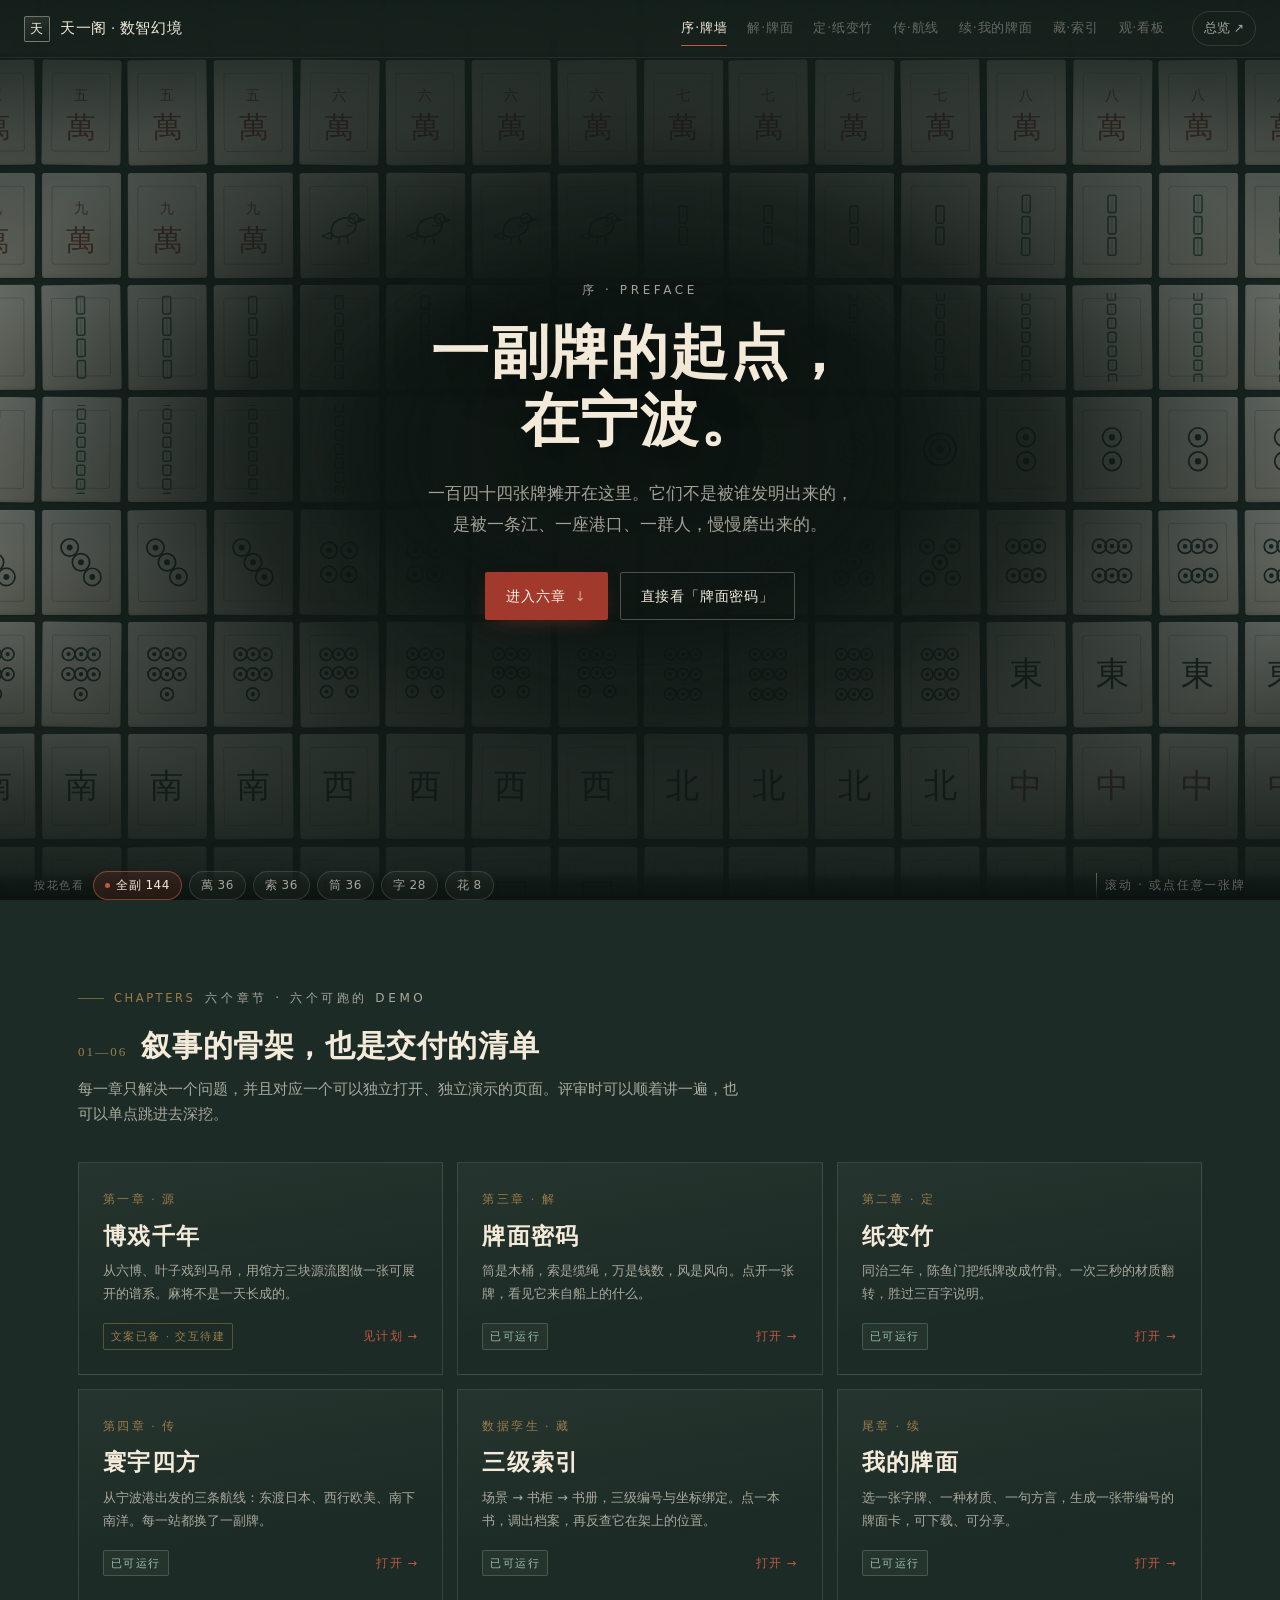
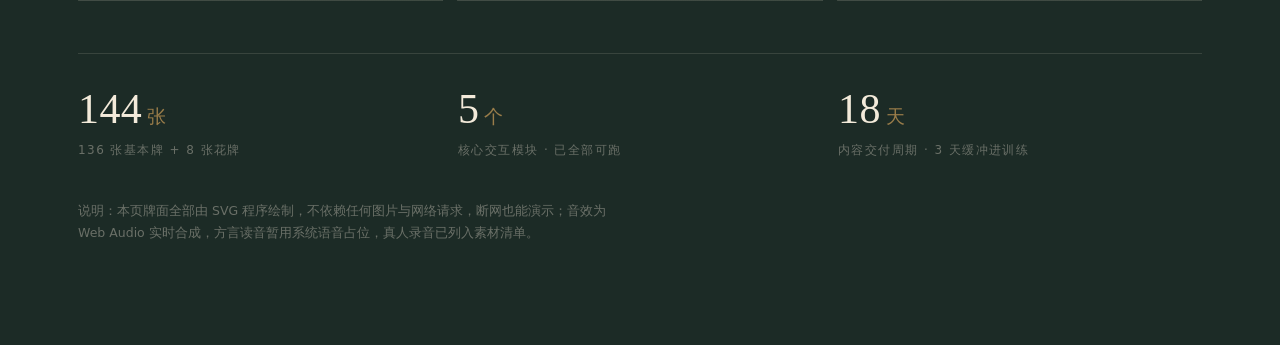
<file: tianyi-demo/demo-01-paiqiang.html>
<!DOCTYPE html>
<html lang="zh-CN">
<head>
<meta charset="UTF-8">
<meta name="viewport" content="width=device-width, initial-scale=1">
<title>序 · 牌墙 ｜ 天一阁 · 数智幻境</title>
<link rel="stylesheet" href="assets/theme.css">
<style>
/* ---------- 首屏舞台 ---------- */
.stage{position:relative;height:100vh;min-height:620px;overflow:hidden;display:grid;place-items:center}
.wall-wrap{position:absolute;inset:-8% -5%;perspective:1200px}
.wall{
  position:absolute;inset:0;display:grid;
  grid-template-columns:repeat(16,1fr);grid-template-rows:repeat(9,1fr);
  gap:7px;padding:20px;
  transform:translate3d(0,0,0);will-change:transform;
  transition:transform .7s var(--ease);
  opacity:.58;filter:saturate(.78) contrast(.96);
}
.w-tile{
  position:relative;border:0;padding:0;cursor:pointer;
  background:linear-gradient(152deg,#F8F0E2 0%,#EFE3CF 52%,#DCCBB0 100%);
  border-radius:3px;
  box-shadow:0 1px 1px rgba(0,0,0,.45), inset 0 1px 0 rgba(255,255,255,.65), inset 0 -2px 3px rgba(120,100,72,.22);
  display:grid;place-items:center;overflow:hidden;
  transform:rotate(var(--rot,0deg));
  transition:transform .4s var(--ease),opacity .4s,filter .4s,box-shadow .4s;
  animation:tileIn .8s var(--ease) backwards;
}
@keyframes tileIn{from{opacity:0;transform:translateY(18px) scale(.94)}to{opacity:1;transform:rotate(var(--rot,0deg))}}
.w-tile svg{width:76%;height:84%}
.w-tile::after{
  content:"";position:absolute;inset:0;
  background:linear-gradient(200deg,rgba(255,255,255,.5),transparent 42%);
  opacity:.5;pointer-events:none;
}
.w-tile:hover{transform:translateY(-7px) scale(1.07) rotate(var(--rot,0deg));z-index:6;box-shadow:0 16px 26px -10px rgba(0,0,0,.75)}
.w-tile.dim{opacity:.10;filter:blur(1.2px) saturate(.4);transform:scale(.93) rotate(var(--rot,0deg))}
.w-tile.sel{outline:2px solid var(--red-l);outline-offset:2px}

/* 压暗 + 中心聚光，保证文字压得住 */
.stage-veil{
  position:absolute;inset:0;pointer-events:none;
  background-color:rgba(15,24,21,.34);
  background-image:
    radial-gradient(54% 50% at 50% 50%, rgba(14,22,19,.98) 0%, rgba(14,22,19,.95) 38%, rgba(14,22,19,.82) 58%, rgba(14,22,19,.34) 82%, rgba(14,22,19,0) 100%),
    linear-gradient(180deg, rgba(15,24,21,.94) 0%, rgba(15,24,21,.40) 15%, rgba(15,24,21,0) 34%, rgba(15,24,21,0) 62%, rgba(15,24,21,.96) 100%);
}
.stage-copy{position:relative;z-index:3;text-align:center;padding:0 24px;max-width:900px}
.stage-copy::before{
  content:"";position:absolute;inset:-80px -100px;z-index:-1;pointer-events:none;
  background:radial-gradient(58% 54% at 50% 50%, rgba(14,22,19,.95) 0%, rgba(14,22,19,.78) 60%, rgba(14,22,19,0) 84%);
  filter:blur(12px);
}
.stage-copy .eyebrow{justify-content:center}
.stage-copy .eyebrow::before{display:none}
.stage-copy .lead{margin:22px auto 32px;text-align:center;max-width:50ch}
.stage-copy .h1{text-shadow:0 4px 40px rgba(0,0,0,.55)}
.acts{display:flex;gap:12px;justify-content:center;flex-wrap:wrap}
.stage-foot{
  position:absolute;bottom:0;left:0;right:0;z-index:4;
  background:linear-gradient(0deg,rgba(12,20,17,.94) 12%,rgba(12,20,17,.55) 62%,transparent 100%);
  padding-top:34px;padding-bottom:22px;
  display:flex;justify-content:space-between;align-items:center;gap:16px;
  padding:0 34px;font-size:11.5px;letter-spacing:.16em;color:var(--ivory-3);
}
.scroll-hint{display:flex;align-items:center;gap:8px}
.scroll-hint i{display:block;width:1px;height:26px;background:linear-gradient(var(--ivory-3),transparent);animation:pulseGlow 2.6s infinite}

/* 筛选 */
.filters{display:flex;gap:7px;align-items:center;flex-wrap:wrap}
.filters .lb{font-size:11px;letter-spacing:.14em;color:var(--ivory-3);margin-right:2px}

/* 详情面板 */
.panel{
  position:fixed;top:58px;right:0;bottom:0;width:360px;max-width:88vw;z-index:70;
  background:rgba(18,28,24,.96);backdrop-filter:blur(18px);
  border-left:1px solid var(--line);
  transform:translateX(102%);transition:transform .55s var(--ease);
  display:flex;flex-direction:column;padding:26px 26px 22px;
}
.panel.open{transform:none}
.panel-x{position:absolute;top:16px;right:16px;background:none;border:1px solid var(--line);width:28px;height:28px;border-radius:50%;color:var(--ivory-2);font-size:15px;line-height:1}
.panel-x:hover{border-color:var(--ivory-3);color:var(--ivory)}
.p-thumb{
  width:112px;height:150px;margin:6px 0 20px;border-radius:5px;
  background:linear-gradient(152deg,#F8F0E2,#EFE3CF 52%,#DCCBB0);
  display:grid;place-items:center;box-shadow:0 14px 30px -12px rgba(0,0,0,.8),inset 0 1px 0 rgba(255,255,255,.7);
}
.p-thumb svg{width:80%;height:84%}
.p-suit{font-size:11px;letter-spacing:.22em;color:var(--gold)}
.p-name{font-family:var(--serif);font-size:30px;margin:6px 0 14px;letter-spacing:.06em}
.p-note{font-size:13.5px;color:var(--ivory-2);line-height:1.92;margin:0 0 16px}
.p-src{font-size:11.5px;color:var(--ivory-3);border-top:1px solid var(--line);padding-top:14px;margin-top:auto;line-height:1.8}

/* ---------- 章节 ---------- */
.chap-grid{display:grid;grid-template-columns:repeat(3,1fr);gap:14px}
.chap{
  display:block;position:relative;padding:26px 24px 24px;border:1px solid var(--line);
  background:linear-gradient(170deg,rgba(243,234,218,.05),transparent 70%);
  transition:.45s var(--ease);overflow:hidden;
}
.chap::before{
  content:"";position:absolute;left:0;top:0;width:2px;height:0;background:var(--red-l);
  transition:height .5s var(--ease);
}
.chap:hover{border-color:rgba(243,234,218,.28);transform:translateY(-3px);background:linear-gradient(170deg,rgba(243,234,218,.09),transparent 70%)}
.chap:hover::before{height:100%}
.chap-no{font-family:var(--serif);font-size:12px;letter-spacing:.2em;color:var(--gold)}
.chap-t{font-family:var(--serif);font-size:23px;margin:12px 0 8px;letter-spacing:.06em}
.chap-d{font-size:12.8px;color:var(--ivory-2);line-height:1.8;margin:0 0 18px;min-height:3.4em}
.chap-f{display:flex;justify-content:space-between;align-items:center;font-size:11.5px;color:var(--ivory-3)}
.chap-f .go{color:var(--red-l);letter-spacing:.1em}

@media(max-width:960px){
  .wall{grid-template-columns:repeat(12,1fr);grid-template-rows:repeat(12,1fr);gap:5px}
  .wall .w-tile:nth-child(n+145){display:none}
  .chap-grid{grid-template-columns:1fr 1fr}
  .stage-foot .filters{display:none}
}
@media(max-width:620px){
  .chap-grid{grid-template-columns:1fr}
  .stage-copy .h1{font-size:34px}
}
</style>
</head>
<body>
<div class="page">

<header class="topbar">
  <a class="brand" href="index.html"><span class="brand-mark">天</span><span>天一阁 · 数智幻境</span></a>
  <nav class="topnav">
    <a href="demo-01-paiqiang.html">序·牌墙</a>
    <a href="demo-02-paimian.html">解·牌面</a>
    <a href="demo-03-zhibianzhu.html">定·纸变竹</a>
    <a href="demo-04-hangxian.html">传·航线</a>
    <a href="demo-05-wodepaimian.html">续·我的牌面</a>
    <a href="demo-06-shucang.html">藏·索引</a>
    <a href="demo-07-dashboard.html">观·看板</a>
  </nav>
  <a class="back" href="index.html">总览 ↗</a>
</header>

<main>
<!-- ========== 首屏 ========== -->
<section class="stage" id="stage">
  <div class="wall-wrap"><div class="wall" id="wall" aria-hidden="true"></div></div>
  <div class="stage-veil"></div>

  <div class="stage-copy">
    <div class="eyebrow"><span class="zh">序 · PREFACE</span></div>
    <h1 class="h1">一副牌的起点，<br>在宁波。</h1>
    <p class="lead">一百四十四张牌摊开在这里。它们不是被谁发明出来的，<br>是被一条江、一座港口、一群人，慢慢磨出来的。</p>
    <div class="acts">
      <a class="btn" href="#chapters">进入六章 <span style="opacity:.6">↓</span></a>
      <a class="btn btn-line" href="demo-02-paimian.html">直接看「牌面密码」</a>
    </div>
  </div>

  <div class="stage-foot">
    <div class="filters" id="filters">
      <span class="lb">按花色看</span>
      <button class="chip on" data-f="all"><span class="dot"></span>全副 144</button>
      <button class="chip" data-f="wan">萬 36</button>
      <button class="chip" data-f="suo">索 36</button>
      <button class="chip" data-f="tong">筒 36</button>
      <button class="chip" data-f="word">字 28</button>
      <button class="chip" data-f="flower">花 8</button>
    </div>
    <div class="scroll-hint"><i></i><span>滚动 · 或点任意一张牌</span></div>
  </div>
</section>

<!-- ========== 六章 ========== -->
<section class="sec" id="chapters">
  <div class="wrap">
    <div class="sec-head reveal">
      <div class="eyebrow"><span>CHAPTERS</span><span class="zh">六个章节 · 六个可跑的 demo</span></div>
      <h2 class="sec-title"><span class="num">01—06</span>叙事的骨架，也是交付的清单</h2>
      <p class="sec-lead">每一章只解决一个问题，并且对应一个可以独立打开、独立演示的页面。评审时可以顺着讲一遍，也可以单点跳进去深挖。</p>
    </div>

    <div class="chap-grid">
      <a class="chap reveal" href="index.html#matrix" data-d="0">
        <div class="chap-no">第一章 · 源</div>
        <h3 class="chap-t">博戏千年</h3>
        <p class="chap-d">从六博、叶子戏到马吊，用馆方三块源流图做一张可展开的谱系。麻将不是一天长成的。</p>
        <div class="chap-f"><span class="tag gold">文案已备 · 交互待建</span><span class="go">见计划 →</span></div>
      </a>

      <a class="chap reveal" href="demo-02-paimian.html" data-d="1">
        <div class="chap-no">第三章 · 解</div>
        <h3 class="chap-t">牌面密码</h3>
        <p class="chap-d">筒是木桶，索是缆绳，万是钱数，风是风向。点开一张牌，看见它来自船上的什么。</p>
        <div class="chap-f"><span class="tag green">已可运行</span><span class="go">打开 →</span></div>
      </a>

      <a class="chap reveal" href="demo-03-zhibianzhu.html" data-d="2">
        <div class="chap-no">第二章 · 定</div>
        <h3 class="chap-t">纸变竹</h3>
        <p class="chap-d">同治三年，陈鱼门把纸牌改成竹骨。一次三秒的材质翻转，胜过三百字说明。</p>
        <div class="chap-f"><span class="tag green">已可运行</span><span class="go">打开 →</span></div>
      </a>

      <a class="chap reveal" href="demo-04-hangxian.html" data-d="0">
        <div class="chap-no">第四章 · 传</div>
        <h3 class="chap-t">寰宇四方</h3>
        <p class="chap-d">从宁波港出发的三条航线：东渡日本、西行欧美、南下南洋。每一站都换了一副牌。</p>
        <div class="chap-f"><span class="tag green">已可运行</span><span class="go">打开 →</span></div>
      </a>

      <a class="chap reveal" href="demo-06-shucang.html" data-d="1">
        <div class="chap-no">数据孪生 · 藏</div>
        <h3 class="chap-t">三级索引</h3>
        <p class="chap-d">场景 → 书柜 → 书册，三级编号与坐标绑定。点一本书，调出档案，再反查它在架上的位置。</p>
        <div class="chap-f"><span class="tag green">已可运行</span><span class="go">打开 →</span></div>
      </a>

      <a class="chap reveal" href="demo-05-wodepaimian.html" data-d="2">
        <div class="chap-no">尾章 · 续</div>
        <h3 class="chap-t">我的牌面</h3>
        <p class="chap-d">选一张字牌、一种材质、一句方言，生成一张带编号的牌面卡，可下载、可分享。</p>
        <div class="chap-f"><span class="tag green">已可运行</span><span class="go">打开 →</span></div>
      </a>
    </div>

    <div class="hr" style="margin:52px 0 34px"></div>

    <div class="grid g3">
      <div class="reveal">
        <div class="stat-n">144<em>张</em></div>
        <div class="stat-k">136 张基本牌 + 8 张花牌</div>
      </div>
      <div class="reveal" data-d="1">
        <div class="stat-n">5<em>个</em></div>
        <div class="stat-k">核心交互模块 · 已全部可跑</div>
      </div>
      <div class="reveal" data-d="2">
        <div class="stat-n">18<em>天</em></div>
        <div class="stat-k">内容交付周期 · 3 天缓冲进训练</div>
      </div>
    </div>

    <p style="margin-top:38px;font-size:12.5px;color:var(--ivory-3);max-width:70ch" class="reveal">
      说明：本页牌面全部由 SVG 程序绘制，不依赖任何图片与网络请求，断网也能演示；音效为 Web Audio 实时合成，方言读音暂用系统语音占位，真人录音已列入素材清单。
    </p>
  </div>
</section>
</main>

<div class="panel" id="panel" aria-hidden="true">
  <button class="panel-x" id="panelX" aria-label="关闭">✕</button>
  <div class="p-suit" id="pSuit">筒子 · TONG</div>
  <div class="p-thumb" id="pThumb"></div>
  <div class="p-name" id="pName">一筒</div>
  <p class="p-note" id="pNote"></p>
  <div class="p-src" id="pSrc"></div>
</div>

<script src="assets/store.js"></script>
<script src="assets/tiles.js"></script>
<script>
(function(){
  var SUIT_CN = { wan:'萬子 · WAN', suo:'索子 · SUO', tong:'筒子 · TONG', wind:'风牌 · WIND', dragon:'箭牌 · DRAGON', flower:'花牌 · FLOWER' };
  var NOTE = {
    wan:'船家对财富的计量与渴望。「萬」是计价单位，一萬至九萬，每色四张，共三十六张。牌面上是汉字数字与「萬」的双轨记数，也是中国传统记数法最直白的一次图形化。',
    suo:'船上的缆绳、渔网与升帆的绳索。特别注意「一条」——在馆藏的一副牌里，它不是竖条，而是一只完整的鸟：牌名「麻雀」、方言读音、图像，三者在那一张牌上重合了。',
    tong:'海船上盛水盛粮的木桶。中庭地砖旁的铭文原文：「筒子牌，也俗称饼子，源于海船上盛水盛粮的桶。牌面一至九，每色四张，共三十六张。」这是全站最简洁、也最权威的一句文案。',
    wind:'帆船时代对风向的依赖，出海观风而定行止。东、南、西、北各四张，共十六张。风位也决定了牌桌上的座次与门风。',
    dragon:'红中、绿发、白板，合称「三箭」，各四张共十二张。它们由碰和牌里的红花、白花、老千改称而来——改的是名字，留下的是颜色。',
    flower:'春、夏、秋、冬与梅、兰、竹、菊，共八张，为后人所增。实拍还见到「福、禄、寿、贵」的地方变体：花牌系统在传播中一直被替换，这正是「麻将每走一步就变一次样」的证据。'
  };

  var wall = document.getElementById('wall');
  var deck = Tiles.deck();
  var frag = document.createDocumentFragment();

  deck.forEach(function(t, i){
    var b = document.createElement('button');
    b.className = 'w-tile';
    b.type = 'button';
    b.dataset.suit = (t.suit === 'wind' || t.suit === 'dragon') ? 'word' : t.suit;
    b.dataset.i = i;
    b.style.animationDelay = (((i % 16) + Math.floor(i / 16)) / 24 * 0.55).toFixed(2) + 's';
    b.style.setProperty('--rot', ((Math.random() - 0.5) * 1.6).toFixed(2) + 'deg');
    b.innerHTML = Tiles.svg(t);
    b.setAttribute('aria-label', Tiles.name(t));
    frag.appendChild(b);
  });
  wall.appendChild(frag);

  /* ---------- 视差 ---------- */
  var stage = document.getElementById('stage');
  var tx = 0, ty = 0, cx = 0, cy = 0;
  stage.addEventListener('mousemove', function(e){
    var r = stage.getBoundingClientRect();
    tx = ((e.clientX - r.left) / r.width - .5) * -26;
    ty = ((e.clientY - r.top) / r.height - .5) * -18;
  });
  stage.addEventListener('mouseleave', function(){ tx = 0; ty = 0; });
  (function loop(){
    cx += (tx - cx) * .06; cy += (ty - cy) * .06;
    var sy = Math.min(window.scrollY, stage.offsetHeight);
    wall.style.transform = 'translate3d(' + cx.toFixed(2) + 'px,' + (cy - sy * .18).toFixed(2) + 'px,0) scale(' + (1 + sy / 6000) + ')';
    requestAnimationFrame(loop);
  })();

  /* ---------- 筛选 ---------- */
  var filters = document.getElementById('filters');
  filters.addEventListener('click', function(e){
    var btn = e.target.closest('[data-f]'); if(!btn) return;
    filters.querySelectorAll('.chip').forEach(function(c){ c.classList.remove('on'); });
    btn.classList.add('on');
    var f = btn.dataset.f;
    wall.querySelectorAll('.w-tile').forEach(function(t){
      var hit = (f === 'all') || (t.dataset.suit === f);
      t.classList.toggle('dim', !hit);
    });
    TY.track('序·牌墙', '筛选花色', { f: f });
  });

  /* ---------- 详情面板 ---------- */
  var panel = document.getElementById('panel');
  function openTile(t, el){
    document.getElementById('pSuit').textContent = SUIT_CN[t.suit] || '';
    document.getElementById('pThumb').innerHTML = Tiles.svg(t);
    document.getElementById('pName').textContent = Tiles.name(t);
    document.getElementById('pNote').textContent = NOTE[t.suit] || '';
    document.getElementById('pSrc').innerHTML = '来源 · 天一阁麻将起源地陈列馆展板与中庭地砖铭文<br>对应章节 · ' +
      (t.suit === 'wan' || t.suit === 'suo' || t.suit === 'tong' ? '第三章「解 · 牌面密码」' : '第四章「传 · 寰宇四方」');
    panel.classList.add('open');
    panel.setAttribute('aria-hidden','false');
    wall.querySelectorAll('.w-tile.sel').forEach(function(x){ x.classList.remove('sel'); });
    if(el) el.classList.add('sel');
    TY.track('序·牌墙', '点击牌面', { tile: Tiles.short(t), suit: t.suit });
  }
  wall.addEventListener('click', function(e){
    var b = e.target.closest('.w-tile'); if(!b) return;
    openTile(deck[+b.dataset.i], b);
  });
  document.getElementById('panelX').onclick = function(){
    panel.classList.remove('open');
    panel.setAttribute('aria-hidden','true');
    wall.querySelectorAll('.w-tile.sel').forEach(function(x){ x.classList.remove('sel'); });
  };
  document.addEventListener('keydown', function(e){ if(e.key === 'Escape') document.getElementById('panelX').click(); });

  TY.track('序·牌墙', '进入页面');
})();
</script>
</body>
</html>
</file>
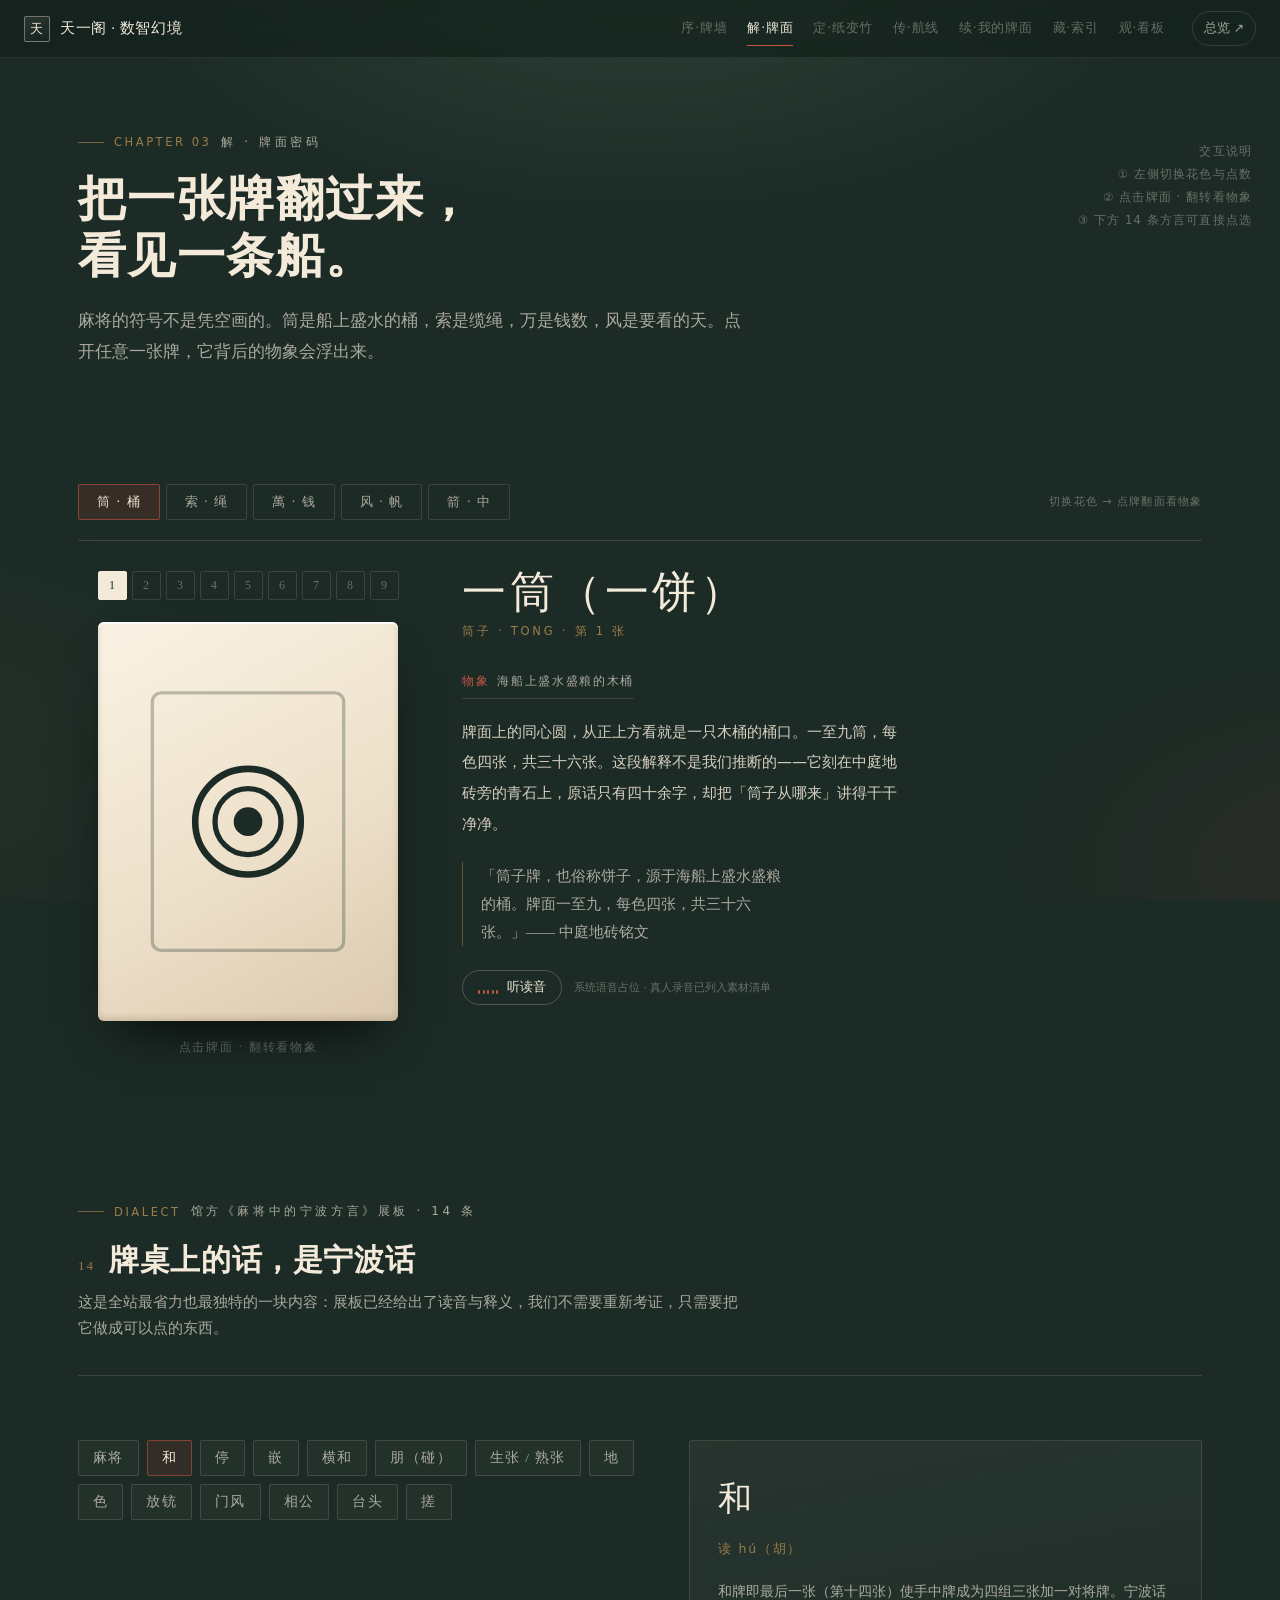
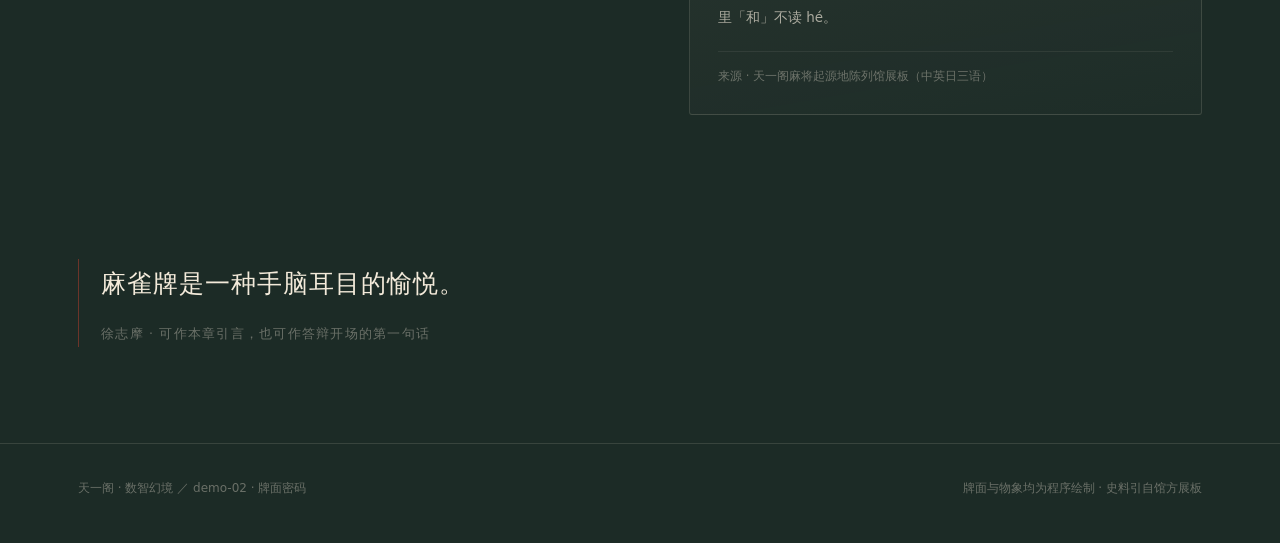
<file: tianyi-demo/demo-02-paimian.html>
<!DOCTYPE html>
<html lang="zh-CN">
<head>
<meta charset="UTF-8">
<meta name="viewport" content="width=device-width, initial-scale=1">
<title>解 · 牌面密码 ｜ 天一阁 · 数智幻境</title>
<link rel="stylesheet" href="assets/theme.css">
<style>
.hero{padding:132px 0 44px;position:relative}
.hero .h1{font-size:clamp(30px,4vw,48px);max-width:20ch}
.hero .lead{margin-top:20px}
.hero-side{position:absolute;right:28px;top:140px;width:230px;text-align:right;font-size:11.5px;letter-spacing:.1em;color:var(--ivory-3);line-height:2}
@media(max-width:980px){.hero-side{display:none}}

/* ---------- 解码台 ---------- */
.decode{display:grid;grid-template-columns:340px 1fr;gap:44px;align-items:start}
.tile-stage{position:sticky;top:88px}
.flip-wrap{perspective:1200px;width:100%;max-width:300px;margin:0 auto}
.flip{position:relative;width:100%;padding-top:133%;transform-style:preserve-3d;transition:transform 1s var(--ease);cursor:pointer}
.flip.flipped{transform:rotateY(180deg)}
.face{
  position:absolute;inset:0;backface-visibility:hidden;-webkit-backface-visibility:hidden;
  border-radius:6px;display:grid;place-items:center;overflow:hidden;
}
.face-front{
  background:linear-gradient(152deg,#F9F2E4,#EEE1CB 54%,#DBC9AE);
  box-shadow:0 26px 50px -22px rgba(0,0,0,.9),inset 0 2px 0 rgba(255,255,255,.8),inset 0 -3px 6px rgba(120,100,72,.25);
}
.face-front svg{width:66%;height:70%}
.face-back{
  transform:rotateY(180deg);
  background:linear-gradient(160deg,#22352C,#17241F);
  border:1px solid rgba(243,234,218,.16);
  box-shadow:0 26px 50px -22px rgba(0,0,0,.9),inset 0 0 60px rgba(92,122,99,.18);
  padding:22px;
}
.face-back svg{width:100%;height:auto;max-height:78%}
.back-cap{position:absolute;bottom:16px;left:0;right:0;text-align:center;font-size:11px;letter-spacing:.2em;color:var(--ivory-3)}
.flip-hint{text-align:center;margin-top:16px;font-size:11.5px;letter-spacing:.14em;color:var(--ivory-3)}

/* 牌面切换 */
.suit-tabs{display:flex;gap:6px;align-items:center;flex-wrap:wrap;margin:0 0 30px;padding-bottom:20px;border-bottom:1px solid var(--line)}
.suit-tabs .tab-hint{margin-left:auto;font-size:11px;letter-spacing:.1em;color:var(--ivory-3)}
.suit-tabs button{
  background:none;border:1px solid var(--line);color:var(--ivory-2);
  font-size:13px;padding:8px 18px;border-radius:2px;transition:.25s;letter-spacing:.08em;
}
.suit-tabs button:hover{border-color:var(--ivory-3);color:var(--ivory)}
.suit-tabs button.on{background:rgba(161,58,44,.2);border-color:rgba(196,87,63,.6);color:#F6E7D6}
.num-row{display:flex;gap:5px;justify-content:center;flex-wrap:wrap}
.num-row button{
  width:29px;height:29px;display:grid;place-items:center;background:none;
  border:1px solid var(--line);color:var(--ivory-3);border-radius:2px;font-size:12px;
  font-family:var(--serif);transition:.2s;
}
.num-row button:hover{color:var(--ivory);border-color:var(--ivory-3)}
.num-row button.on{background:var(--ivory);color:var(--ink);border-color:var(--ivory)}

/* ---------- 右栏解读 ---------- */
.readout{min-height:460px}
.read-name{font-family:var(--serif);font-size:44px;letter-spacing:.08em;line-height:1;margin-bottom:6px}
.read-sub{font-size:11.5px;letter-spacing:.24em;color:var(--gold);margin-bottom:26px}
.read-objcap{
  display:inline-flex;align-items:center;gap:8px;font-size:12px;letter-spacing:.14em;
  color:var(--ivory-2);border-bottom:1px solid var(--line);padding-bottom:5px;margin-bottom:18px;
}
.read-objcap b{color:var(--red-l);font-weight:400}
.read-text{font-size:15px;line-height:2.05;color:rgba(243,234,218,.86);margin:0 0 22px;max-width:46ch}
.read-quote{
  font-family:var(--serif);font-size:14.5px;line-height:1.95;color:var(--ivory-2);
  border-left:1px solid rgba(154,125,74,.55);padding-left:18px;margin:0 0 24px;max-width:46ch;
}
.audio-row{display:flex;align-items:center;gap:12px;flex-wrap:wrap}
.audio-btn{
  display:inline-flex;align-items:center;gap:9px;background:none;border:1px solid rgba(243,234,218,.24);
  color:var(--ivory);padding:8px 15px;border-radius:999px;font-size:12.5px;transition:.25s;
}
.audio-btn:hover{background:rgba(243,234,218,.07);border-color:rgba(243,234,218,.45)}
.audio-note{font-size:11px;color:var(--ivory-3)}
.wave{display:flex;gap:2.5px;align-items:flex-end;height:13px}
.wave i{width:2px;background:var(--red-l);border-radius:2px;height:4px}
.wave.play i{animation:wv .7s infinite ease-in-out}
.wave i:nth-child(2){animation-delay:.1s}.wave i:nth-child(3){animation-delay:.2s}.wave i:nth-child(4){animation-delay:.3s}.wave i:nth-child(5){animation-delay:.15s}
@keyframes wv{0%,100%{height:4px}50%{height:13px}}

/* ---------- 方言 ---------- */
.terms{display:grid;grid-template-columns:1.05fr .95fr;gap:44px;align-items:start;border-top:1px solid var(--line);padding-top:64px}
.term-chips{display:flex;flex-wrap:wrap;gap:8px}
.term-chips button{
  background:rgba(243,234,218,.03);border:1px solid var(--line);color:var(--ivory-2);
  padding:8px 14px;border-radius:2px;font-size:13.5px;font-family:var(--serif);
  letter-spacing:.1em;transition:.24s;position:relative;
}
.term-chips button:hover{border-color:rgba(243,234,218,.4);color:var(--ivory);background:rgba(243,234,218,.07)}
.term-chips button.on{background:rgba(161,58,44,.18);border-color:rgba(196,87,63,.55);color:#F7E8D8}
.term-detail{
  border:1px solid var(--line);border-radius:3px;padding:28px;position:sticky;top:88px;
  background:linear-gradient(170deg,rgba(243,234,218,.055),rgba(243,234,218,.012));
  min-height:240px;
}
.td-word{font-family:var(--serif);font-size:34px;letter-spacing:.1em}
.td-read{font-size:12.5px;color:var(--gold);letter-spacing:.14em;margin:8px 0 18px;font-family:var(--sans)}
.td-body{font-size:13.5px;line-height:1.95;color:var(--ivory-2);margin:0}
.td-foot{margin-top:20px;padding-top:14px;border-top:1px solid var(--line-2);font-size:11.5px;color:var(--ivory-3)}

@media(max-width:980px){
  .decode{grid-template-columns:1fr;gap:32px}
  .tile-stage{position:static}
  .flip-wrap{max-width:230px}
  .terms{grid-template-columns:1fr;gap:28px}
  .term-detail{position:static}
}
</style>
</head>
<body>
<div class="page">
<header class="topbar">
  <a class="brand" href="index.html"><span class="brand-mark">天</span><span>天一阁 · 数智幻境</span></a>
  <nav class="topnav">
    <a href="demo-01-paiqiang.html">序·牌墙</a>
    <a href="demo-02-paimian.html">解·牌面</a>
    <a href="demo-03-zhibianzhu.html">定·纸变竹</a>
    <a href="demo-04-hangxian.html">传·航线</a>
    <a href="demo-05-wodepaimian.html">续·我的牌面</a>
    <a href="demo-06-shucang.html">藏·索引</a>
    <a href="demo-07-dashboard.html">观·看板</a>
  </nav>
  <a class="back" href="index.html">总览 ↗</a>
</header>

<main>
<section class="hero">
  <div class="wrap">
    <div class="eyebrow"><span>CHAPTER 03</span><span class="zh">解 · 牌面密码</span></div>
    <h1 class="h1">把一张牌翻过来，<br>看见一条船。</h1>
    <p class="lead">麻将的符号不是凭空画的。筒是船上盛水的桶，索是缆绳，万是钱数，风是要看的天。点开任意一张牌，它背后的物象会浮出来。</p>
    <div class="hero-side">
      交互说明<br>
      ① 左侧切换花色与点数<br>
      ② 点击牌面 · 翻转看物象<br>
      ③ 下方 14 条方言可直接点选
    </div>
  </div>
</section>

<section class="sec sec--tight">
  <div class="wrap">
    <div class="suit-tabs reveal" id="suitTabs">
      <button data-s="tong" class="on">筒 · 桶</button>
      <button data-s="suo">索 · 绳</button>
      <button data-s="wan">萬 · 钱</button>
      <button data-s="wind">风 · 帆</button>
      <button data-s="dragon">箭 · 中</button>
      <span class="tab-hint">切换花色 → 点牌翻面看物象</span>
    </div>

    <div class="decode">
      <!-- 左：牌 -->
      <div class="tile-stage reveal">
        <div class="num-row" id="numRow" style="margin-bottom:22px"></div>
        <div class="flip-wrap">
          <div class="flip" id="flip" role="button" tabindex="0" aria-label="点击翻转牌面">
            <div class="face face-front" id="faceFront"></div>
            <div class="face face-back" id="faceBack">
              <div id="objWrap"></div>
              <div class="back-cap" id="objCap">木 桶</div>
            </div>
          </div>
        </div>
        <div class="flip-hint" id="flipHint">点击牌面 · 翻转看物象</div>
      </div>

      <!-- 右：解读 -->
      <div class="readout reveal" data-d="1">
        <div class="read-name" id="readName">一筒</div>
        <div class="read-sub" id="readSub">筒子 · TONG</div>
        <div class="read-objcap"><b>物象</b><span id="objLine">海船上盛水盛粮的木桶</span></div>
        <p class="read-text" id="readText"></p>
        <p class="read-quote" id="readQuote"></p>
        <div class="audio-row">
          <button class="audio-btn" id="playBtn">
            <span class="wave" id="wave"><i></i><i></i><i></i><i></i><i></i></span>
            <span>听读音</span>
          </button>
          <span class="audio-note" id="audioNote">系统语音占位 · 真人录音已列入素材清单</span>
        </div>
      </div>
    </div>
  </div>
</section>

<!-- ---------- 方言 ---------- -->
<section class="sec">
  <div class="wrap">
    <div class="sec-head reveal">
      <div class="eyebrow"><span>DIALECT</span><span class="zh">馆方《麻将中的宁波方言》展板 · 14 条</span></div>
      <h2 class="sec-title"><span class="num">14</span>牌桌上的话，是宁波话</h2>
      <p class="sec-lead">这是全站最省力也最独特的一块内容：展板已经给出了读音与释义，我们不需要重新考证，只需要把它做成可以点的东西。</p>
    </div>

    <div class="terms">
      <div class="term-chips reveal" id="termChips"></div>
      <div class="term-detail reveal" data-d="1" id="termDetail">
        <div class="td-word">和</div>
        <div class="td-read">读 hú（胡）</div>
        <p class="td-body">和牌即最后一张（第十四张）使手中牌成为四组三张加一对将牌。宁波话里「和」不读 hé。</p>
        <div class="td-foot">来源 · 天一阁麻将起源地陈列馆展板（中英日三语）</div>
      </div>
    </div>
  </div>
</section>

<section class="sec sec--tight">
  <div class="wrap">
    <blockquote class="quote reveal" style="max-width:760px">
      麻雀牌是一种手脑耳目的愉悦。
      <cite>徐志摩 · 可作本章引言，也可作答辩开场的第一句话</cite>
    </blockquote>
  </div>
</section>
</main>

<footer class="foot"><div class="wrap" style="display:flex;justify-content:space-between;gap:20px;flex-wrap:wrap;width:100%">
  <span>天一阁 · 数智幻境 ／ demo-02 · 牌面密码</span>
  <span>牌面与物象均为程序绘制 · 史料引自馆方展板</span>
</div></footer>

<script src="assets/store.js"></script>
<script src="assets/tiles.js"></script>
<script>
(function(){
  /* ---------------- 物象线描 ---------------- */
  var S = 'stroke="#D9C9A8" stroke-width="2" fill="none" stroke-linecap="round" stroke-linejoin="round"';
  var OBJ = {
    tong: '<svg viewBox="0 0 200 200">' +
      '<ellipse cx="100" cy="56" rx="46" ry="12" ' + S + '/>' +
      '<path d="M54 56 L66 158 Q100 168 134 158 L146 56" ' + S + '/>' +
      '<ellipse cx="100" cy="56" rx="30" ry="7" ' + S + ' opacity=".45"/>' +
      '<path d="M58 86 Q100 96 142 86" ' + S + ' opacity=".8"/>' +
      '<path d="M62 126 Q100 136 138 126" ' + S + ' opacity=".8"/>' +
      '<path d="M100 68 L100 150" ' + S + ' opacity=".2"/>' +
      '</svg>',
    suo: '<svg viewBox="0 0 200 200">' +
      '<path d="M40 62 C 70 40, 100 84, 130 62 C 150 48, 160 56, 162 62" ' + S + '/>' +
      '<path d="M40 82 C 70 60, 100 104, 130 82 C 150 68, 160 76, 162 82" ' + S + '/>' +
      '<path d="M40 102 C 70 80, 100 124, 130 102 C 150 88, 160 96, 162 102" ' + S + '/>' +
      '<path d="M40 122 C 70 100, 100 144, 130 122 C 150 108, 160 116, 162 122" ' + S + ' opacity=".6"/>' +
      '<path d="M40 142 C 70 120, 100 164, 130 142 C 150 128, 160 136, 162 142" ' + S + ' opacity=".35"/>' +
      '<circle cx="40" cy="62" r="5" ' + S + '/><circle cx="162" cy="62" r="5" ' + S + '/>' +
      '</svg>',
    wan: '<svg viewBox="0 0 200 200">' +
      '<circle cx="74" cy="80" r="30" ' + S + '/><rect x="66" y="72" width="16" height="16" ' + S + '/>' +
      '<circle cx="126" cy="80" r="30" ' + S + '/><rect x="118" y="72" width="16" height="16" ' + S + '/>' +
      '<circle cx="74" cy="136" r="30" ' + S + '/><rect x="66" y="128" width="16" height="16" ' + S + '/>' +
      '<circle cx="126" cy="136" r="30" ' + S + '/><rect x="118" y="128" width="16" height="16" ' + S + '/>' +
      '<path d="M100 30 L100 50 M100 166 L100 182" ' + S + ' opacity=".45"/>' +
      '</svg>',
    wind: '<svg viewBox="0 0 200 200">' +
      '<path d="M100 42 L100 150" ' + S + '/>' +
      '<path d="M100 52 C 132 62, 152 92, 156 128 C 132 122, 112 104, 100 84 Z" ' + S + '/>' +
      '<path d="M100 66 C 78 76, 62 102, 58 132 C 78 126, 92 108, 100 90 Z" ' + S + ' opacity=".55"/>' +
      '<path d="M52 156 Q100 174 148 156" ' + S + '/>' +
      '<path d="M100 150 L100 162" ' + S + '/>' +
      '</svg>',
    dragon: '<svg viewBox="0 0 200 200">' +
      '<path d="M62 26 L62 148" ' + S + '/><path d="M100 26 L100 148" ' + S + '/><path d="M138 26 L138 148" ' + S + '/>' +
      '<path d="M62 26 L56 40 M62 26 L68 40 M100 26 L94 40 M100 26 L106 40 M138 26 L132 40 M138 26 L144 40" ' + S + '/>' +
      '<path d="M52 148 L70 148 M90 148 L108 148 M128 148 L146 148" ' + S + '/>' +
      '<circle cx="100" cy="96" r="42" ' + S + ' opacity=".32"/>' +
      '<circle cx="100" cy="96" r="26" ' + S + ' opacity=".5"/>' +
      '<circle cx="100" cy="96" r="8" fill="#C4573F" stroke="none"/>' +
      '</svg>'
  };

  /* ---------------- 文案 ---------------- */
  var DATA = {
    tong: {
      cn:'筒子', en:'TONG', obj:'海船上盛水盛粮的木桶', cap:'木 桶',
      lead:'筒子牌，也俗称饼子，源于海船上盛水盛粮的桶。',
      text:'牌面上的同心圆，从正上方看就是一只木桶的桶口。一至九筒，每色四张，共三十六张。这段解释不是我们推断的——它刻在中庭地砖旁的青石上，原话只有四十余字，却把「筒子从哪来」讲得干干净净。',
      quote:'「筒子牌，也俗称饼子，源于海船上盛水盛粮的桶。牌面一至九，每色四张，共三十六张。」—— 中庭地砖铭文',
      say:'筒子牌，饼子，海船上的桶。'
    },
    suo: {
      cn:'索子', en:'SUO', obj:'船上的缆绳、渔网与升帆的绳索', cap:'缆 绳',
      lead:'索子牌，俗称条子，源于船上缆绳与渔网。',
      text:'短棒排列成竖列，是绞紧的麻绳。最值得看的是「一条」：在天一阁实拍到的一副牌里，它不是竖条，而是一只完整的鸟——「麻雀」的「雀」，被直接画在了牌面上。牌名、方言、图像，在那一张牌上重合。',
      quote:'「麻将」即宁波话的「麻雀」，甬人念「麻雀」为「麻将」。',
      say:'索子牌，缆绳，一条是只鸟。'
    },
    wan: {
      cn:'萬子', en:'WAN', obj:'船家对财富的计量与渴望', cap:'钱 串',
      lead:'「萬」是计价单位，一萬至九萬，双轨记数。',
      text:'牌面上同时出现汉字数字与「萬」字，是中国传统「点数—汉字」双轨记数法最直白的一次图形化。对跑海运的宁波人来说，万不是抽象的数，是一船货、一趟风、一年的收成。',
      quote:'「世事沉浮中发白，人情冷暖马牛风。」—— 德和堂前廊柱楹联',
      say:'萬子牌，铜钱，一萬到九萬。'
    },
    wind: {
      cn:'风牌', en:'WIND', obj:'帆船时代对风向的依赖', cap:'帆 影',
      lead:'东、南、西、北，各四张，共十六张。',
      text:'出海观风而定行止。风牌既是符号，也是牌桌上的方位：庄家东风、下家南风、对家西风、上家北风。一张风牌同时指向天、船、座次三件事，这在整套牌里是唯一的。',
      quote:'「门风：牌手风位标志，甬语称『敛门风』。」—— 方言展板',
      say:'东南西北，四风，看风向出海。'
    },
    dragon: {
      cn:'箭牌', en:'DRAGON', obj:'由红花、白花、老千改称而来', cap:'三 箭',
      lead:'红中、绿发、白板，合称三箭，各四张共十二张。',
      text:'它们不是新造的，是改名的：红花改绿发、白花改白板、老千改红中。改的是称呼，留下的是颜色。所以你会看到「发」是绿的、「中」是红的、「白」是空的——三张牌的颜色逻辑，来自改名之前。',
      quote:'「易红花为绿发，白花为白板，老千为红中，名『三箭』，各四张，共十二张。」—— 《陈鱼门先生传略》展板',
      say:'红中，绿发，白板，三箭十二张。'
    }
  };
  var MAX = { tong:9, suo:9, wan:9, wind:4, dragon:3 };

  var state = { suit:'tong', num:1 };

  var flip = document.getElementById('flip');
  var numRow = document.getElementById('numRow');

  function buildNums(){
    numRow.innerHTML = '';
    for(var i=1;i<=MAX[state.suit];i++){
      var b = document.createElement('button');
      b.textContent = i;
      if(i === state.num) b.className = 'on';
      b.onclick = function(){ state.num = +this.textContent; render(true); };
      numRow.appendChild(b);
    }
  }

  function render(clicked){
    var d = DATA[state.suit];
    var spec = { suit: state.suit, num: state.num };
    document.getElementById('faceFront').innerHTML = Tiles.svg(spec);
    document.getElementById('objWrap').innerHTML = OBJ[state.suit];
    document.getElementById('objCap').textContent = d.cap;
    document.getElementById('readName').textContent = Tiles.name(spec);
    document.getElementById('readSub').textContent = d.cn + ' · ' + d.en + ' · 第 ' + state.num + ' 张';
    document.getElementById('objLine').textContent = d.obj;
    document.getElementById('readText').textContent = d.text;
    document.getElementById('readQuote').textContent = d.quote;
    buildNums();
    Array.prototype.forEach.call(numRow.children, function(b, i){
      b.classList.toggle('on', (i+1) === state.num);
    });
    if(clicked){ thud(); TY.track('解·牌面密码','切换牌面',{suit:state.suit,num:state.num}); }
  }

  document.getElementById('suitTabs').addEventListener('click', function(e){
    var b = e.target.closest('button'); if(!b) return;
    this.querySelectorAll('button').forEach(function(x){ x.classList.remove('on'); });
    b.classList.add('on');
    state.suit = b.dataset.s; state.num = 1;
    flip.classList.remove('flipped');
    render(true);
  });

  flip.addEventListener('click', function(){
    flip.classList.toggle('flipped');
    TY.track('解·牌面密码', flip.classList.contains('flipped') ? '翻转看物象' : '翻回牌面', {suit:state.suit});
    if(flip.classList.contains('flipped')) thud();
  });
  flip.addEventListener('keydown', function(e){ if(e.key === 'Enter' || e.key === ' '){ e.preventDefault(); flip.click(); } });

  /* ---------------- 音效：落牌（Web Audio 合成） ---------------- */
  var ac = null;
  function thud(){
    try{
      ac = ac || new (window.AudioContext || window.webkitAudioContext)();
      if(ac.state === 'suspended') ac.resume();
      var t = ac.currentTime;
      var o = ac.createOscillator(), g = ac.createGain();
      o.type = 'triangle'; o.frequency.setValueAtTime(150, t);
      o.frequency.exponentialRampToValueAtTime(58, t + .12);
      g.gain.setValueAtTime(.16, t); g.gain.exponentialRampToValueAtTime(.0001, t + .18);
      o.connect(g).connect(ac.destination); o.start(t); o.stop(t + .2);
      var buf = ac.createBuffer(1, 2048, ac.sampleRate), ch = buf.getChannelData(0);
      for(var i=0;i<2048;i++){ ch[i] = (Math.random()*2-1) * Math.pow(1-i/2048, 3); }
      var src = ac.createBufferSource(), ng = ac.createGain();
      src.buffer = buf; ng.gain.value = .07;
      src.connect(ng).connect(ac.destination); src.start(t);
    }catch(e){}
  }

  /* ---------------- 读音（占位） ---------------- */
  document.getElementById('playBtn').addEventListener('click', function(){
    var wave = document.getElementById('wave');
    wave.classList.add('play');
    setTimeout(function(){ wave.classList.remove('play'); }, 1400);
    var txt = DATA[state.suit].say;
    try{
      if('speechSynthesis' in window){
        speechSynthesis.cancel();
        var u = new SpeechSynthesisUtterance(txt);
        u.lang = 'zh-CN'; u.rate = .85; u.pitch = .95;
        speechSynthesis.speak(u);
      }
    }catch(e){}
    TY.track('解·牌面密码','播放读音',{suit:state.suit});
  });

  /* ---------------- 方言 14 条 ---------------- */
  var TERMS = [
    {w:'麻将', r:'宁波话「麻雀」', d:'原写作麻雀。徐珂《清稗类钞》谓「麻雀，马吊之音转也」；甬人念「麻雀」为「麻将」。'},
    {w:'和', r:'读 hú（胡）', d:'和牌即最后一张（第十四张）使手中牌成为四组三张加一对将牌。'},
    {w:'停', r:'读 tīng', d:'对自己的牌局组合停当、收拾停妥，完毕之意。'},
    {w:'嵌', r:'读 kàn，不读 qiān', d:'甬称物塞入缝隙间曰「嵌」，如「嵌挡」「嵌镶」。'},
    {w:'横和', r:'宁波话', d:'牌未组成却误喊「和」，检查时发现并未成牌，称「横和」。'},
    {w:'朋（碰）', r:'宁波话', d:'手中有对子，他家打出相同牌即可「朋」；「朋」为同或并一之意。'},
    {w:'生张 / 熟张', r:'宁波话', d:'牌池内未出现者称生张，多次出现者称熟张；对应甬语「生头」「熟头」。'},
    {w:'地', r:'宁波话', d:'牌墙方城之外、各家门前放付露牌的空地；与甬语「道地」意同。'},
    {w:'色', r:'宁波话', d:'索子绿、筒子黑、万子红，称三色牌；甬语有「老三色」。'},
    {w:'放铳', r:'宁波话', d:'打出牌让别人和，称放铳；甬人谓不慎泄露秘密曰「放铜铳」。'},
    {w:'门风', r:'宁波话', d:'牌手风位标志：庄家东风、下家南风、对家西风、上家北风；甬语「敛门风」。'},
    {w:'相公', r:'宁波话', d:'多牌或少牌者称相公，只有陪打资格；甬语唐时称应试童生为「考相公」。'},
    {w:'台头', r:'宁波话', d:'对胜负基本计数单位的称谓，系「番」的别称。'},
    {w:'搓', r:'宁波话', d:'搓麻将即打麻将，为浙东一带用语，如搓绳、搓手。'}
  ];
  var chips = document.getElementById('termChips');
  TERMS.forEach(function(t, i){
    var b = document.createElement('button');
    b.textContent = t.w;
    if(i === 1) b.classList.add('on');
    b.onclick = function(){
      chips.querySelectorAll('button').forEach(function(x){ x.classList.remove('on'); });
      b.classList.add('on');
      var el = document.getElementById('termDetail');
      el.innerHTML = '<div class="td-word">' + t.w + '</div>' +
        '<div class="td-read">' + (t.r === '宁波话' ? '宁波话读音' : t.r) + '</div>' +
        '<p class="td-body">' + t.d + '</p>' +
        '<div class="td-foot">来源 · 天一阁麻将起源地陈列馆展板（中英日三语）</div>';
      TY.track('解·牌面密码','查看方言',{term:t.w});
    };
    chips.appendChild(b);
  });

  render(false);
  TY.track('解·牌面密码','进入页面');
})();
</script>
</body>
</html>
</file>
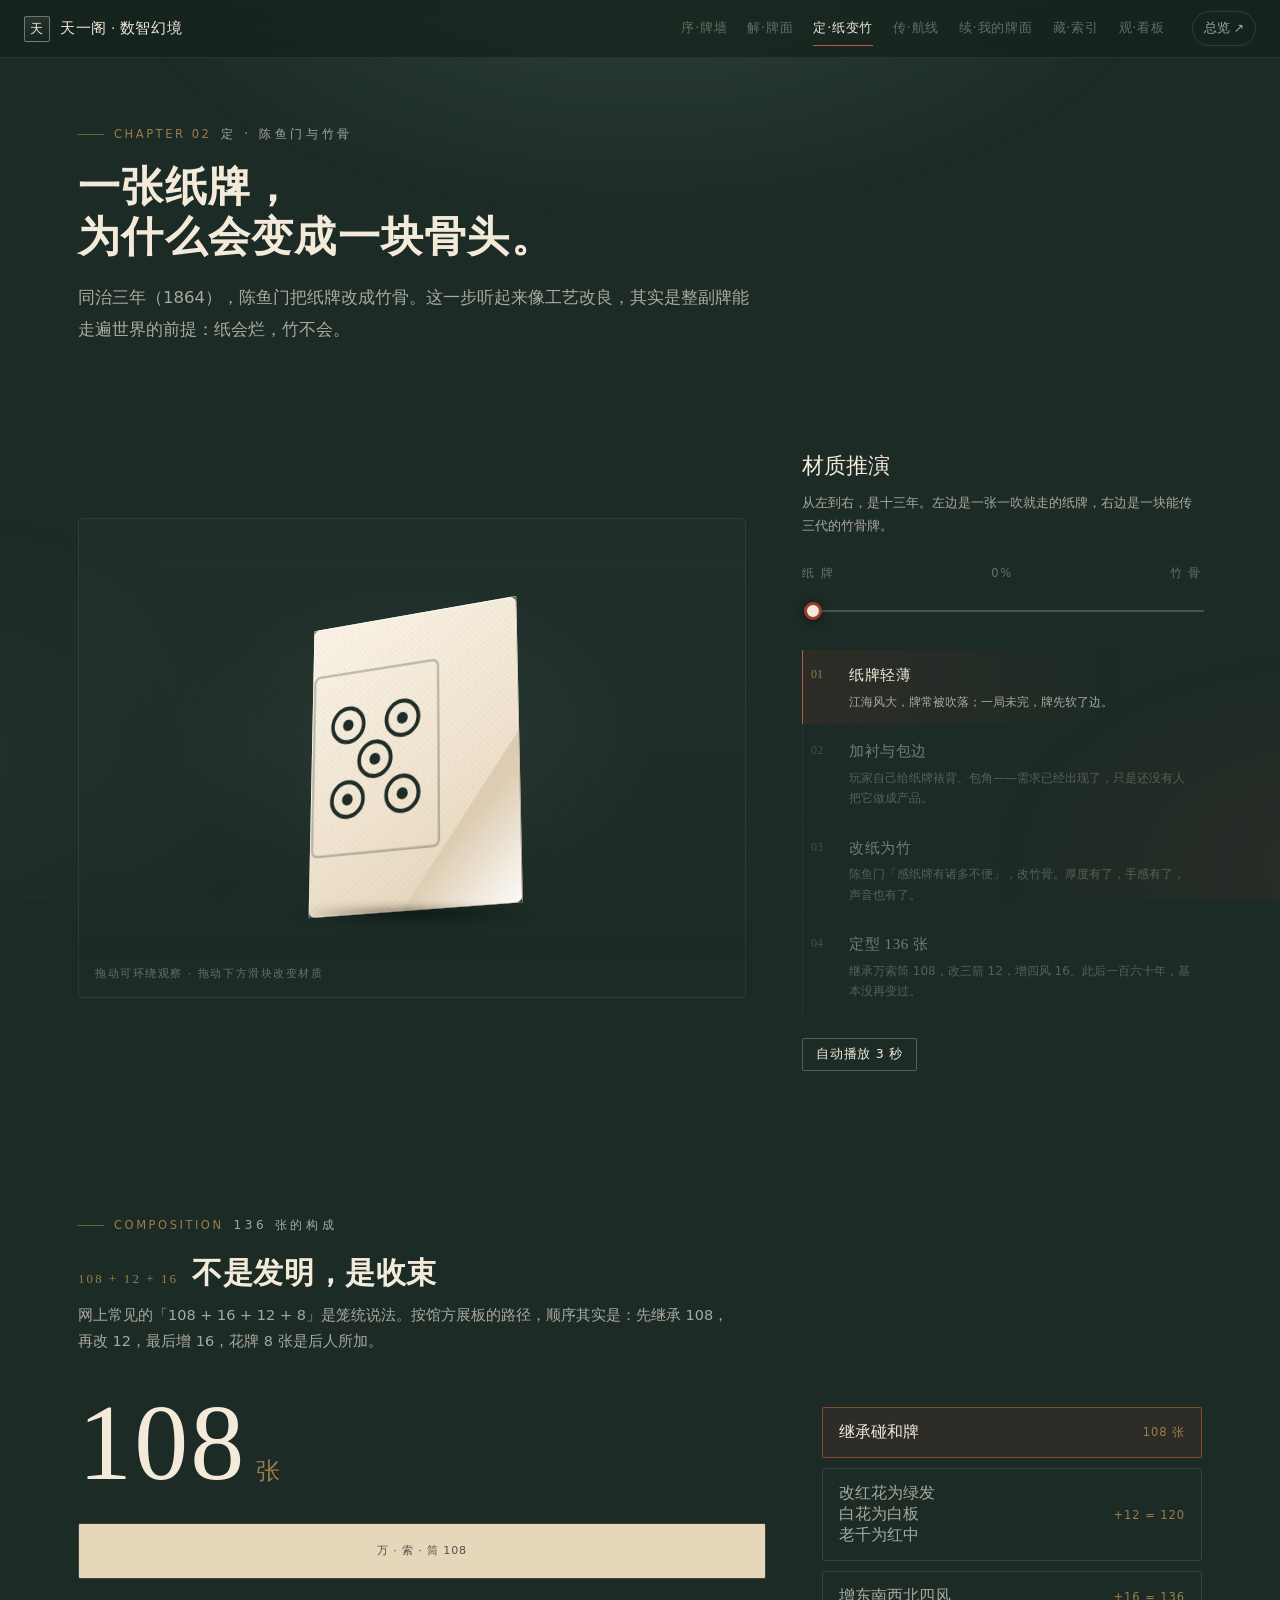
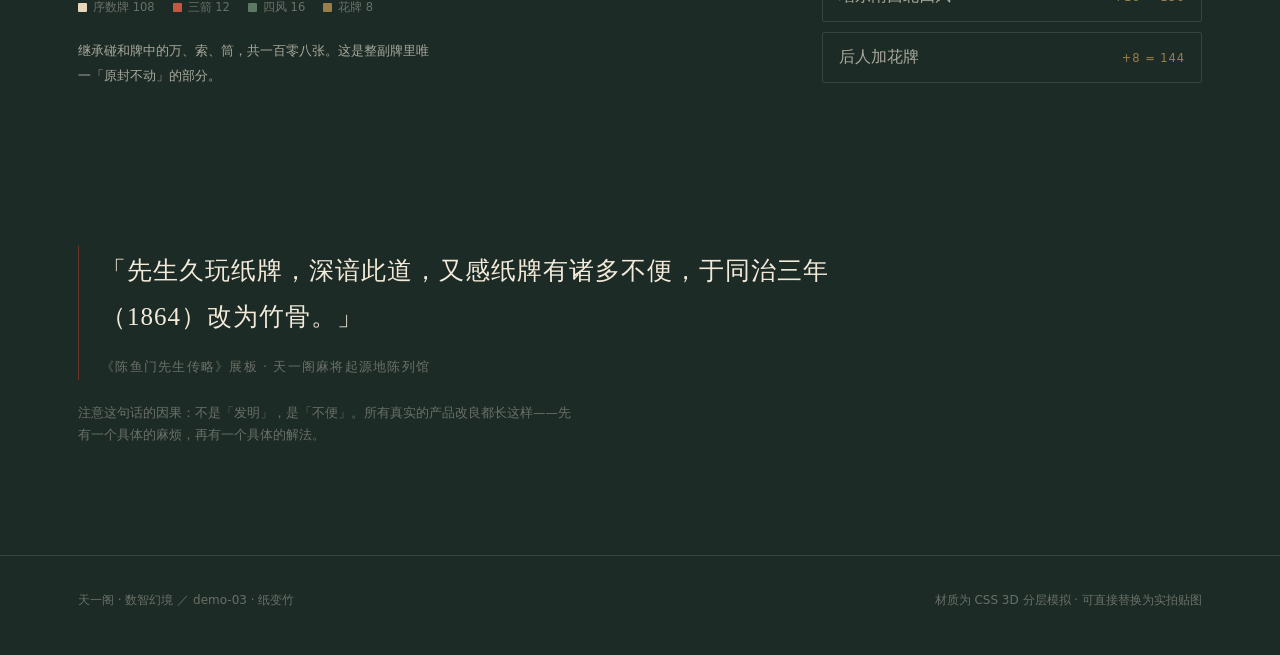
<file: tianyi-demo/demo-03-zhibianzhu.html>
<!DOCTYPE html>
<html lang="zh-CN">
<head>
<meta charset="UTF-8">
<meta name="viewport" content="width=device-width, initial-scale=1">
<title>定 · 纸变竹 ｜ 天一阁 · 数智幻境</title>
<link rel="stylesheet" href="assets/theme.css">
<style>
.hero{padding:124px 0 18px}
.hero .h1{font-size:clamp(28px,3.4vw,42px);max-width:none}
.hero .lead{margin-top:20px}

/* ---------- 材质实验台 ---------- */
.lab{display:grid;grid-template-columns:1fr 400px;gap:56px;align-items:center;margin-top:10px}
.stage3d{
  perspective:1400px;perspective-origin:50% 45%;
  height:480px;display:grid;place-items:center;position:relative;
  border:1px solid var(--line-2);border-radius:4px;
  background:
    radial-gradient(50% 46% at 50% 46%, rgba(92,122,99,.16), transparent 72%),
    linear-gradient(180deg,rgba(243,234,218,.025),transparent);
  cursor:grab;overflow:hidden;
}
.stage3d:active{cursor:grabbing}
.stage3d::after{
  content:"";position:absolute;left:50%;bottom:70px;width:340px;height:26px;transform:translateX(-50%);
  background:radial-gradient(50% 50% at 50% 50%, rgba(0,0,0,.55), transparent 70%);
  filter:blur(4px);
}
.tile3{
  position:relative;width:230px;height:306px;
  --th:2px;
  transform-style:preserve-3d;
  transform:rotateX(16deg) rotateY(-26deg);
  transition:transform .5s var(--ease);
}
.f3{position:absolute;inset:0;border-radius:7px;transform-style:preserve-3d}
/* 正面：象牙牌面 */
.f-front{
  transform:translateZ(calc(var(--th) / 2));
  background:linear-gradient(150deg,#FBF4E7,#F0E4D0 58%,#E2D2B6);
  box-shadow:inset 0 1px 0 rgba(255,255,255,.9), inset 0 0 0 1px rgba(255,255,255,.4);
  display:grid;place-items:center;overflow:hidden;
}
.f-front svg{width:64%;height:70%}
/* 背面与四个侧面：真实厚度 */
.f-back{
  transform:translateZ(calc(var(--th) / -2));
  background:var(--edge);
  box-shadow:inset 0 0 40px rgba(0,0,0,.25);
}
.f-right{
  left:100%;width:var(--th);border-radius:0;
  background-color:var(--edge);
  background-image:linear-gradient(180deg,rgba(255,255,255,.20),rgba(0,0,0,.30));
  transform-origin:left center;
  transform:translateZ(calc(var(--th) / -2)) rotateY(-90deg);
}
.f-left{
  width:var(--th);border-radius:0;
  background-color:var(--edge);
  background-image:linear-gradient(180deg,rgba(255,255,255,.10),rgba(0,0,0,.34));
  transform-origin:left center;
  transform:translateZ(calc(var(--th) / 2)) rotateY(90deg);
}
.f-top{
  height:var(--th);border-radius:0;
  background-color:var(--edge);
  background-image:linear-gradient(90deg,rgba(255,255,255,.24),rgba(0,0,0,.24));
  transform-origin:center top;
  transform:translateZ(calc(var(--th) / 2)) rotateX(-90deg);
}
.f-bottom{
  top:100%;height:var(--th);border-radius:0;
  background-color:var(--edge);
  background-image:linear-gradient(90deg,rgba(0,0,0,.34),rgba(255,255,255,.10));
  transform-origin:center top;
  transform:translateZ(calc(var(--th) / -2)) rotateX(90deg);
}
.paper-curl{
  position:absolute;right:-2px;bottom:-2px;width:56%;height:56%;
  background:linear-gradient(315deg,rgba(255,255,255,.95),rgba(220,203,176,.9) 46%,rgba(190,168,132,.5));
  border-radius:0 0 7px 0;
  clip-path:polygon(100% 0,100% 100%,0 100%);
  transform-origin:100% 100%;
  box-shadow:-6px -6px 16px rgba(0,0,0,.16);
  pointer-events:none;
}
.paper-fiber{
  position:absolute;inset:0;pointer-events:none;opacity:.5;
  background-image:
    repeating-linear-gradient(48deg, rgba(150,128,96,.10) 0 1px, transparent 1px 4px),
    repeating-linear-gradient(-38deg, rgba(150,128,96,.07) 0 1px, transparent 1px 6px);
}
.bamboo-grain{
  position:absolute;inset:0;border-radius:7px;pointer-events:none;
  background-image:repeating-linear-gradient(180deg, rgba(255,255,255,.05) 0 1px, transparent 1px 5px);
  opacity:0;
}
.lab-tip{
  position:absolute;left:16px;bottom:14px;font-size:11px;letter-spacing:.14em;color:var(--ivory-3);
}

/* ---------- 控制区 ---------- */
.ctrl-t{font-family:var(--serif);font-size:22px;margin-bottom:6px}
.ctrl-p{font-size:13px;color:var(--ivory-2);margin:0 0 26px}
.slider-wrap{margin-bottom:30px}
.slider-lb{display:flex;justify-content:space-between;font-size:11.5px;letter-spacing:.14em;color:var(--ivory-3);margin-bottom:10px}
input[type=range]{
  -webkit-appearance:none;width:100%;height:2px;background:rgba(243,234,218,.22);outline:none;border-radius:2px;
}
input[type=range]::-webkit-slider-thumb{
  -webkit-appearance:none;width:18px;height:18px;border-radius:50%;
  background:var(--ivory);border:3px solid var(--red);cursor:grab;
  box-shadow:0 2px 10px rgba(0,0,0,.5);
}
input[type=range]::-moz-range-thumb{
  width:14px;height:14px;border-radius:50%;background:var(--ivory);border:3px solid var(--red);cursor:grab;
}
.steps{display:flex;flex-direction:column;gap:2px;margin-bottom:24px}
.step{
  display:grid;grid-template-columns:26px 1fr;gap:12px;padding:12px 12px 12px 8px;
  border-left:1px solid var(--line);transition:.4s;opacity:.42;
}
.step.on{opacity:1;border-left-color:var(--red-l);background:linear-gradient(90deg,rgba(161,58,44,.13),transparent 80%)}
.step-n{font-family:var(--serif);font-size:12px;color:var(--gold);padding-top:2px}
.step-t{font-family:var(--serif);font-size:15px;letter-spacing:.04em;margin-bottom:3px}
.step-d{font-size:12px;color:var(--ivory-2);line-height:1.7;margin:0}

/* ---------- 136 ---------- */
.compose{display:grid;grid-template-columns:1fr 380px;gap:56px;align-items:center}
.count-big{font-family:var(--serif);font-size:clamp(64px,9vw,108px);line-height:1;letter-spacing:.02em}
.count-big small{font-size:.22em;color:var(--gold);letter-spacing:.2em;margin-left:10px}
.bar{display:flex;height:56px;margin:26px 0 18px;border-radius:2px;overflow:hidden;border:1px solid var(--line)}
.bar div{display:grid;place-items:center;font-size:11px;letter-spacing:.08em;color:rgba(20,31,27,.72);
  transition:flex .7s var(--ease),opacity .5s;opacity:0;font-family:var(--sans)}
.bar div.show{opacity:1}
.bar .b1{background:#E6D6BA}
.bar .b2{background:#C4573F;color:#FBF0E2}
.bar .b3{background:#5C7A63;color:#F3EADA}
.bar .b4{background:#9A7D4A;color:#F8EEDD}
.legend{display:flex;gap:18px;flex-wrap:wrap;font-size:11.5px;color:var(--ivory-3)}
.legend span{display:inline-flex;align-items:center;gap:6px}
.legend i{width:9px;height:9px;border-radius:1px;display:block}
.compose-steps{display:flex;flex-direction:column;gap:10px}
.cs{
  text-align:left;background:none;border:1px solid var(--line);border-radius:2px;padding:14px 16px;
  color:var(--ivory-2);transition:.3s;display:flex;justify-content:space-between;gap:12px;align-items:center;
}
.cs:hover{border-color:rgba(243,234,218,.32);color:var(--ivory)}
.cs.on{border-color:rgba(196,87,63,.6);background:rgba(161,58,44,.13);color:var(--ivory)}
.cs b{font-family:var(--serif);font-size:16px;font-weight:500}
.cs span{font-size:11.5px;color:var(--gold);letter-spacing:.08em;white-space:nowrap}

@media(max-width:1000px){
  .lab,.compose{grid-template-columns:1fr;gap:34px}
  .stage3d{height:400px;order:1}
  .ctrl{order:2}
  .tile3{width:190px;height:252px}
}
</style>
</head>
<body>
<div class="page">
<header class="topbar">
  <a class="brand" href="index.html"><span class="brand-mark">天</span><span>天一阁 · 数智幻境</span></a>
  <nav class="topnav">
    <a href="demo-01-paiqiang.html">序·牌墙</a>
    <a href="demo-02-paimian.html">解·牌面</a>
    <a href="demo-03-zhibianzhu.html">定·纸变竹</a>
    <a href="demo-04-hangxian.html">传·航线</a>
    <a href="demo-05-wodepaimian.html">续·我的牌面</a>
    <a href="demo-06-shucang.html">藏·索引</a>
    <a href="demo-07-dashboard.html">观·看板</a>
  </nav>
  <a class="back" href="index.html">总览 ↗</a>
</header>

<main>
<section class="hero">
  <div class="wrap">
    <div class="eyebrow"><span>CHAPTER 02</span><span class="zh">定 · 陈鱼门与竹骨</span></div>
    <h1 class="h1">一张纸牌，<br>为什么会变成一块骨头。</h1>
    <p class="lead">同治三年（1864），陈鱼门把纸牌改成竹骨。这一步听起来像工艺改良，其实是整副牌能走遍世界的前提：纸会烂，竹不会。</p>
  </div>
</section>

<!-- ========== 材质实验 ========== -->
<section class="sec sec--tight">
  <div class="wrap">
    <div class="lab">
      <div class="stage3d" id="stage3d">
        <div class="tile3" id="tile3" style="--edge:#E4D6BC">
          <div class="f3 f-back"></div>
          <div class="f3 f-left"></div>
          <div class="f3 f-right"></div>
          <div class="f3 f-top"></div>
          <div class="f3 f-bottom"></div>
          <div class="f3 f-front">
            <div class="paper-fiber" id="fiber"></div>
            <div id="faceSvg"></div>
            <div class="paper-curl" id="curl"></div>
            <div class="bamboo-grain" id="grain"></div>
          </div>
        </div>
        <div class="lab-tip">拖动可环绕观察 · 拖动下方滑块改变材质</div>
      </div>

      <div class="ctrl reveal">
        <div class="ctrl-t">材质推演</div>
        <p class="ctrl-p">从左到右，是十三年。左边是一张一吹就走的纸牌，右边是一块能传三代的竹骨牌。</p>

        <div class="slider-wrap">
          <div class="slider-lb"><span>纸 牌</span><span id="pct">0%</span><span>竹 骨</span></div>
          <input type="range" id="slider" min="0" max="100" value="0" aria-label="纸变竹进度">
        </div>

        <div class="steps" id="steps">
          <div class="step on" data-i="0">
            <div class="step-n">01</div>
            <div><div class="step-t">纸牌轻薄</div><p class="step-d">江海风大，牌常被吹落；一局未完，牌先软了边。</p></div>
          </div>
          <div class="step" data-i="1">
            <div class="step-n">02</div>
            <div><div class="step-t">加衬与包边</div><p class="step-d">玩家自己给纸牌裱背、包角——需求已经出现了，只是还没有人把它做成产品。</p></div>
          </div>
          <div class="step" data-i="2">
            <div class="step-n">03</div>
            <div><div class="step-t">改纸为竹</div><p class="step-d">陈鱼门「感纸牌有诸多不便」，改竹骨。厚度有了，手感有了，声音也有了。</p></div>
          </div>
          <div class="step" data-i="3">
            <div class="step-n">04</div>
            <div><div class="step-t">定型 136 张</div><p class="step-d">继承万索筒 108，改三箭 12，增四风 16。此后一百六十年，基本没再变过。</p></div>
          </div>
        </div>

        <button class="btn btn-line btn-sm" id="auto">自动播放 3 秒</button>
      </div>
    </div>
  </div>
</section>

<!-- ========== 136 张怎么来的 ========== -->
<section class="sec">
  <div class="wrap">
    <div class="sec-head reveal">
      <div class="eyebrow"><span>COMPOSITION</span><span class="zh">136 张的构成</span></div>
      <h2 class="sec-title"><span class="num">108 + 12 + 16</span>不是发明，是收束</h2>
      <p class="sec-lead">网上常见的「108 + 16 + 12 + 8」是笼统说法。按馆方展板的路径，顺序其实是：先继承 108，再改 12，最后增 16，花牌 8 张是后人所加。</p>
    </div>

    <div class="compose">
      <div class="reveal">
        <div class="count-big"><span id="count">108</span><small>张</small></div>
        <div class="bar" id="bar">
          <div class="b1 show" style="flex:108" id="s1">万 · 索 · 筒 108</div>
          <div class="b2" style="flex:0" id="s2"></div>
          <div class="b3" style="flex:0" id="s3"></div>
          <div class="b4" style="flex:0" id="s4"></div>
        </div>
        <div class="legend">
          <span><i style="background:#E6D6BA"></i>序数牌 108</span>
          <span><i style="background:#C4573F"></i>三箭 12</span>
          <span><i style="background:#5C7A63"></i>四风 16</span>
          <span><i style="background:#9A7D4A"></i>花牌 8</span>
        </div>
        <p style="font-size:13px;color:var(--ivory-2);line-height:1.9;margin-top:22px;max-width:44ch" id="composeNote">
          继承碰和牌中的万、索、筒，共一百零八张。这是整副牌里唯一「原封不动」的部分。
        </p>
      </div>

      <div class="compose-steps reveal" data-d="1" id="csteps">
        <button class="cs on" data-i="0"><b>继承碰和牌</b><span>108 张</span></button>
        <button class="cs" data-i="1"><b>改红花为绿发<br>白花为白板<br>老千为红中</b><span>+12 = 120</span></button>
        <button class="cs" data-i="2"><b>增东南西北四风</b><span>+16 = 136</span></button>
        <button class="cs" data-i="3"><b>后人加花牌</b><span>+8 = 144</span></button>
      </div>
    </div>
  </div>
</section>

<section class="sec sec--tight">
  <div class="wrap">
    <blockquote class="quote reveal" style="max-width:830px">
      「先生久玩纸牌，深谙此道，又感纸牌有诸多不便，于同治三年（1864）改为竹骨。」
      <cite>《陈鱼门先生传略》展板 · 天一阁麻将起源地陈列馆</cite>
    </blockquote>
    <p style="font-size:12.5px;color:var(--ivory-3);margin-top:22px;max-width:62ch" class="reveal">
      注意这句话的因果：不是「发明」，是「不便」。所有真实的产品改良都长这样——先有一个具体的麻烦，再有一个具体的解法。
    </p>
  </div>
</section>
</main>

<footer class="foot"><div class="wrap" style="display:flex;justify-content:space-between;gap:20px;flex-wrap:wrap;width:100%">
  <span>天一阁 · 数智幻境 ／ demo-03 · 纸变竹</span>
  <span>材质为 CSS 3D 分层模拟 · 可直接替换为实拍贴图</span>
</div></footer>

<script src="assets/store.js"></script>
<script src="assets/tiles.js"></script>
<script>
(function(){
  /* ---------------- 3D 分层牌 ---------------- */
  var tile = document.getElementById('tile3');
  document.getElementById('faceSvg').innerHTML = Tiles.svg({suit:'tong',num:5});

  var cur = 0, target = 0, raf = null;
  function paint(t){
    // 厚度：纸 2px → 竹骨 56px
    tile.style.setProperty('--th', (2 + t * 54).toFixed(1) + 'px');
    // 侧面与背面颜色：纸黄 → 竹青
    var r = Math.round(228 - t * 158), g = Math.round(214 - t * 117), b = Math.round(188 - t * 109);
    tile.style.setProperty('--edge', 'rgb(' + r + ',' + g + ',' + b + ')');
    document.getElementById('curl').style.opacity = Math.max(0, 1 - t * 2.6);
    document.getElementById('fiber').style.opacity = (0.5 * Math.max(0, 1 - t * 2)).toFixed(2);
    document.getElementById('grain').style.opacity = (0.16 + t * 0.55).toFixed(2);
    document.getElementById('pct').textContent = Math.round(t * 100) + '%';

    var si = t < .22 ? 0 : t < .52 ? 1 : t < .82 ? 2 : 3;
    document.querySelectorAll('.step').forEach(function(el){
      el.classList.toggle('on', +el.dataset.i === si);
    });
  }
  function loop(){
    cur += (target - cur) * 0.14;
    if(Math.abs(target - cur) < 0.002){ cur = target; paint(cur); raf = null; return; }
    paint(cur); raf = requestAnimationFrame(loop);
  }
  function go(v){
    target = v / 100;
    if(!raf) raf = requestAnimationFrame(loop);
  }

  var slider = document.getElementById('slider');
  slider.addEventListener('input', function(){ go(+this.value); });
  slider.addEventListener('change', function(){ TY.track('定·纸变竹','拖动材质',{v:+this.value}); });

  var autoBtn = document.getElementById('auto');
  autoBtn.addEventListener('click', function(){
    var t0 = performance.now(), from = +slider.value;
    (function tick(now){
      var k = Math.min(1, (now - t0) / 3000);
      var v = from + (100 - from) * (1 - Math.pow(1 - k, 3));
      slider.value = v; go(v);
      if(k < 1) requestAnimationFrame(tick);
    })(t0);
    TY.track('定·纸变竹','自动播放');
  });

  /* 拖动环绕 */
  var stage = document.getElementById('stage3d');
  var drag = false, sx = 0, sy = 0, ry = -26, rx = 16, bry = -26, brx = 16;
  function setRot(){ tile.style.transform = 'rotateX(' + rx + 'deg) rotateY(' + ry + 'deg)'; }
  stage.addEventListener('pointerdown', function(e){
    drag = true; sx = e.clientX; sy = e.clientY; bry = ry; brx = rx;
    stage.setPointerCapture(e.pointerId);
  });
  stage.addEventListener('pointermove', function(e){
    if(!drag) return;
    ry = bry + (e.clientX - sx) * 0.35;
    rx = Math.max(-28, Math.min(42, brx - (e.clientY - sy) * 0.25));
    setRot();
  });
  stage.addEventListener('pointerup', function(){ drag = false; });
  stage.addEventListener('pointercancel', function(){ drag = false; });
  stage.addEventListener('dblclick', function(){ ry = -26; rx = 16; setRot(); });

  /* ---------------- 136 构成 ---------------- */
  var NOTES = [
    '继承碰和牌中的万、索、筒，共一百零八张。这是整副牌里唯一「原封不动」的部分。',
    '把红花、白花、老千分别改为绿发、白板、红中，合称「三箭」，各四张共十二张。改的是名字，留下的是颜色。',
    '增东、南、西、北「四风」，各四张共十六张。风牌同时指向天、船、座次三件事。',
    '花牌春、夏、秋、冬与梅、兰、竹、菊共八张，为后人所增——标准牌面到 136 张就停住了，花牌是后来的自由发挥。'
  ];
  var TOTALS = [108, 120, 136, 144];
  var WIDTHS = [[1,0,0,0],[1,.09,0,0],[1,.09,.13,0],[1,.08,.11,.055]];
  var countEl = document.getElementById('count');
  var shown = 108, animId = null;

  function countTo(v){
    cancelAnimationFrame(animId);
    var from = shown, t0 = performance.now();
    (function step(now){
      var k = Math.min(1, (now - t0) / 420);
      shown = Math.round(from + (v - from) * (1 - Math.pow(1 - k, 3)));
      countEl.textContent = shown;
      if(k < 1) animId = requestAnimationFrame(step);
    })(t0);
  }

  function compose(i){
    document.querySelectorAll('.cs').forEach(function(el){ el.classList.toggle('on', +el.dataset.i === i); });
    countTo(TOTALS[i]);
    document.getElementById('composeNote').textContent = NOTES[i];
    var w = WIDTHS[i];
    var s1 = document.getElementById('s1'), s2 = document.getElementById('s2'),
        s3 = document.getElementById('s3'), s4 = document.getElementById('s4');
    s1.style.flex = 108;
    s2.style.flex = w[1] ? 12 : 0;
    s3.style.flex = w[2] ? 16 : 0;
    s4.style.flex = w[3] ? 8 : 0;
    s2.textContent = w[1] ? '+12' : '';
    s3.textContent = w[2] ? '+16' : '';
    s4.textContent = w[3] ? '+8' : '';
    [s2,s3,s4].forEach(function(el){ el.classList.toggle('show', !!el.style.flex && el.style.flex !== '0'); });
    TY.track('定·纸变竹','查看构成',{step:i});
  }
  document.getElementById('csteps').addEventListener('click', function(e){
    var b = e.target.closest('.cs'); if(!b) return;
    compose(+b.dataset.i);
  });

  paint(0); setRot(); compose(0);
  TY.track('定·纸变竹','进入页面');
})();
</script>
</body>
</html>
</file>
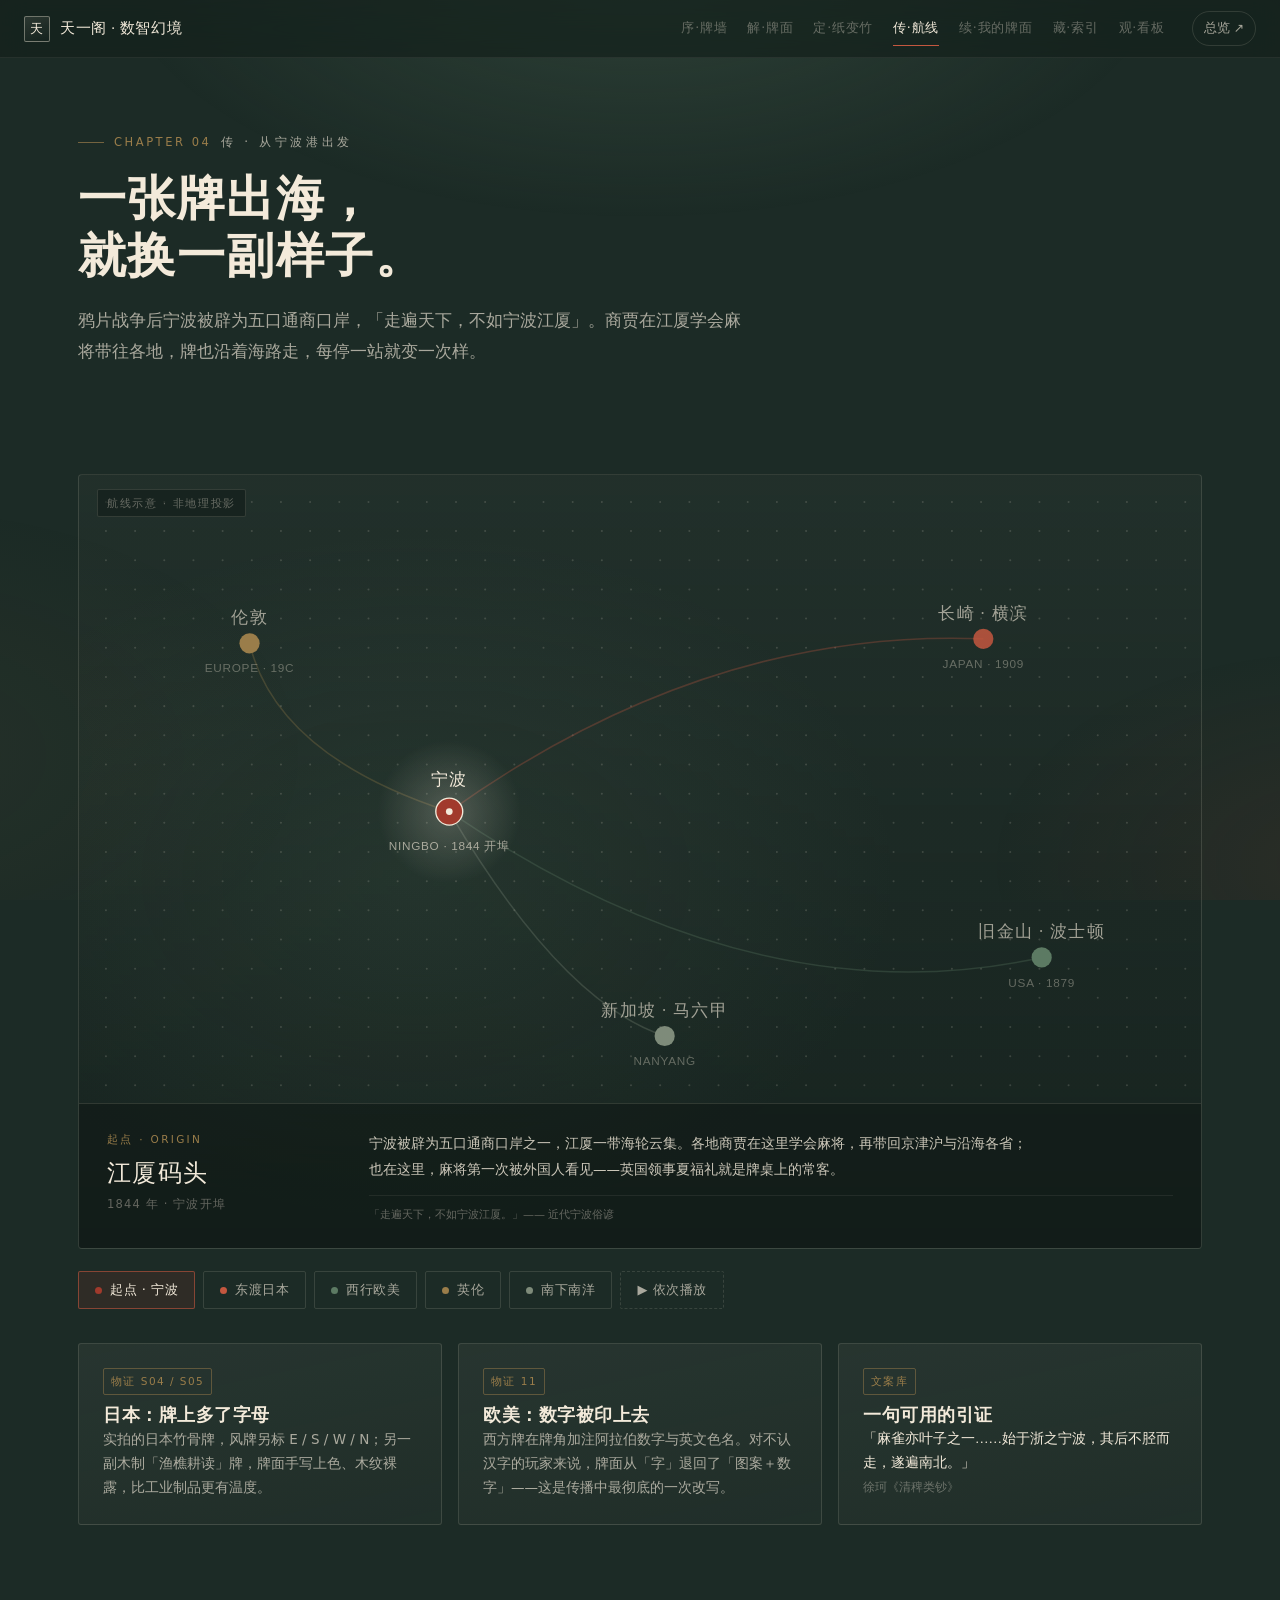
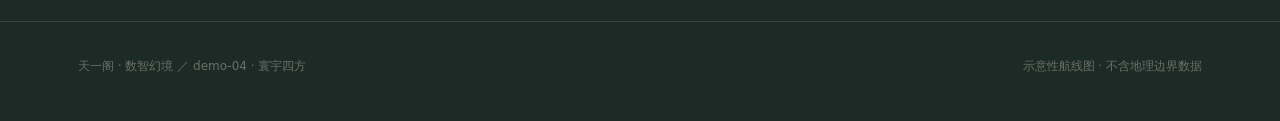
<file: tianyi-demo/demo-04-hangxian.html>
<!DOCTYPE html>
<html lang="zh-CN">
<head>
<meta charset="UTF-8">
<meta name="viewport" content="width=device-width, initial-scale=1">
<title>传 · 寰宇四方 ｜ 天一阁 · 数智幻境</title>
<link rel="stylesheet" href="assets/theme.css">
<style>
.hero{padding:132px 0 26px}
.hero .h1{font-size:clamp(30px,4vw,48px);max-width:22ch}
.hero .lead{margin-top:20px}

.map-panel{
  position:relative;border:1px solid var(--line);border-radius:4px;overflow:hidden;
  background:
    radial-gradient(58% 60% at 30% 52%, rgba(92,122,99,.14), transparent 74%),
    linear-gradient(180deg,rgba(243,234,218,.028),rgba(15,24,21,.4));
  margin-top:8px;
}
.map-panel svg{display:block;width:100%;height:auto}
.map-note{
  position:absolute;left:18px;top:14px;font-size:10.5px;letter-spacing:.16em;color:var(--ivory-3);
  border:1px solid var(--line);padding:4px 9px;border-radius:2px;background:rgba(15,24,21,.5);
}
.route{fill:none;stroke-width:1.4;opacity:.30;transition:opacity .5s,stroke-width .5s}
.route.on{opacity:.95;stroke-width:2}
.node{cursor:pointer}
.node circle{transition:.35s}
.node:hover circle.ring{fill:rgba(243,234,218,.09)}
.node text{font-family:var(--serif);letter-spacing:.08em;transition:.35s}
.node.on text{fill:#F3EADA}
.node .lbl{font-size:15px;fill:rgba(243,234,218,.62)}
.node.on .lbl{fill:#F3EADA}
.node .sub{font-size:10.5px;fill:rgba(243,234,218,.34);font-family:"PingFang SC",sans-serif;letter-spacing:.06em}
.node.on .sub{fill:rgba(243,234,218,.62)}

/* 信息区 */
.info{
  display:grid;grid-template-columns:230px 1fr;gap:32px;align-items:start;
  border-top:1px solid var(--line);background:rgba(16,25,21,.55);padding:26px 28px 24px;
}
.info-no{font-size:10.5px;letter-spacing:.22em;color:var(--gold);margin-bottom:9px}
.info-t{font-family:var(--serif);font-size:24px;letter-spacing:.06em;margin-bottom:5px;line-height:1.3}
.info-year{font-size:11.5px;color:var(--ivory-3);letter-spacing:.1em}
.info-p{font-size:13.5px;line-height:1.95;color:rgba(243,234,218,.82);margin:0 0 12px;max-width:78ch}
.info-ev{font-size:11px;color:var(--ivory-3);border-top:1px solid var(--line-2);padding-top:10px;line-height:1.7}

.route-tabs{display:flex;gap:8px;flex-wrap:wrap;margin-top:22px}
.route-tabs button{
  background:none;border:1px solid var(--line);color:var(--ivory-2);padding:9px 16px;
  border-radius:2px;font-size:13px;transition:.25s;letter-spacing:.04em;
  display:flex;align-items:center;gap:8px;
}
.route-tabs button:hover{border-color:rgba(243,234,218,.36);color:var(--ivory)}
.route-tabs button.on{border-color:rgba(196,87,63,.6);background:rgba(161,58,44,.14);color:var(--ivory)}
.route-tabs i{width:7px;height:7px;border-radius:50%;display:block}

.three{display:grid;grid-template-columns:repeat(3,1fr);gap:16px;margin-top:34px}
@media(max-width:980px){
  .info{grid-template-columns:1fr;gap:12px;padding:22px 20px}
  .three{grid-template-columns:1fr}
}
</style>
</head>
<body>
<div class="page">
<header class="topbar">
  <a class="brand" href="index.html"><span class="brand-mark">天</span><span>天一阁 · 数智幻境</span></a>
  <nav class="topnav">
    <a href="demo-01-paiqiang.html">序·牌墙</a>
    <a href="demo-02-paimian.html">解·牌面</a>
    <a href="demo-03-zhibianzhu.html">定·纸变竹</a>
    <a href="demo-04-hangxian.html">传·航线</a>
    <a href="demo-05-wodepaimian.html">续·我的牌面</a>
    <a href="demo-06-shucang.html">藏·索引</a>
    <a href="demo-07-dashboard.html">观·看板</a>
  </nav>
  <a class="back" href="index.html">总览 ↗</a>
</header>

<main>
<section class="hero">
  <div class="wrap">
    <div class="eyebrow"><span>CHAPTER 04</span><span class="zh">传 · 从宁波港出发</span></div>
    <h1 class="h1">一张牌出海，<br>就换一副样子。</h1>
    <p class="lead">鸦片战争后宁波被辟为五口通商口岸，「走遍天下，不如宁波江厦」。商贾在江厦学会麻将带往各地，牌也沿着海路走，每停一站就变一次样。</p>
  </div>
</section>

<section class="sec sec--tight">
  <div class="wrap">
    <div class="map-panel reveal">
      <div class="map-note">航线示意 · 非地理投影</div>

      <svg viewBox="0 0 1000 560" id="map" role="img" aria-label="麻将传播航线示意图">
        <defs>
          <radialGradient id="glow" cx="50%" cy="50%" r="50%">
            <stop offset="0%" stop-color="#F3EADA" stop-opacity=".22"/>
            <stop offset="100%" stop-color="#F3EADA" stop-opacity="0"/>
          </radialGradient>
        </defs>

        <!-- 细网格点 -->
        <g opacity=".16" id="dots"></g>

        <!-- 航线 -->
        <path class="route" id="r-jp" d="M330 300 Q560 136 806 146" stroke="#C4573F"/>
        <path class="route" id="r-us" d="M330 300 Q604 486 858 430" stroke="#5C7A63"/>
        <path class="route" id="r-eu" d="M330 300 Q176 250 152 150" stroke="#9A7D4A"/>
        <path class="route" id="r-sea" d="M330 300 Q430 470 522 500" stroke="#7E8B7A"/>

        <!-- 起点 -->
        <g class="node on" id="n-home" data-k="home" transform="translate(330,300)">
          <circle r="64" fill="url(#glow)"/>
          <circle class="ring" r="12" fill="#A13A2C" stroke="#F3EADA" stroke-width="1.2"/>
          <circle r="3" fill="#F3EADA"/>
          <text class="lbl" y="-24" text-anchor="middle">宁波</text>
          <text class="sub" y="34" text-anchor="middle">NINGBO · 1844 开埠</text>
        </g>

        <!-- 日本 -->
        <g class="node" id="n-jp" data-k="jp" transform="translate(806,146)">
          <circle class="ring" r="9" fill="#C4573F" opacity=".85"/>
          <text class="lbl" y="-18" text-anchor="middle">长崎 · 横滨</text>
          <text class="sub" y="26" text-anchor="middle">JAPAN · 1909</text>
        </g>

        <!-- 美国 -->
        <g class="node" id="n-us" data-k="us" transform="translate(858,430)">
          <circle class="ring" r="9" fill="#5C7A63"/>
          <text class="lbl" y="-18" text-anchor="middle">旧金山 · 波士顿</text>
          <text class="sub" y="26" text-anchor="middle">USA · 1879</text>
        </g>

        <!-- 欧洲 -->
        <g class="node" id="n-eu" data-k="eu" transform="translate(152,150)">
          <circle class="ring" r="9" fill="#9A7D4A"/>
          <text class="lbl" y="-18" text-anchor="middle">伦敦</text>
          <text class="sub" y="26" text-anchor="middle">EUROPE · 19C</text>
        </g>

        <!-- 南洋 -->
        <g class="node" id="n-sea" data-k="sea" transform="translate(522,500)">
          <circle class="ring" r="9" fill="#7E8B7A"/>
          <text class="lbl" y="-18" text-anchor="middle">新加坡 · 马六甲</text>
          <text class="sub" y="26" text-anchor="middle">NANYANG</text>
        </g>

        <!-- 移动的小点 -->
        <circle id="traveler" r="3.4" fill="#F3EADA" opacity="0"/>
      </svg>

      <div class="info" id="info">
        <div class="info-l">
          <div class="info-no" id="iNo">起点 · ORIGIN</div>
          <div class="info-t" id="iT">江厦码头</div>
          <div class="info-year" id="iY">1844 年 · 宁波开埠</div>
        </div>
        <div class="info-r">
          <p class="info-p" id="iP">宁波被辟为五口通商口岸之一，江厦一带海轮云集。各地商贾在这里学会麻将，再带回京津沪与沿海各省；也在这里，麻将第一次被外国人看见。</p>
          <div class="info-ev" id="iE">连接下一个落点 → 点下方任一航线，或「依次播放」</div>
        </div>
      </div>
    </div>

    <div class="route-tabs" id="tabs">
      <button class="on" data-k="home" style="border-color:rgba(196,87,63,.6);background:rgba(161,58,44,.14);color:var(--ivory)"><i style="background:#A13A2C"></i>起点 · 宁波</button>
      <button data-k="jp"><i style="background:#C4573F"></i>东渡日本</button>
      <button data-k="us"><i style="background:#5C7A63"></i>西行欧美</button>
      <button data-k="eu"><i style="background:#9A7D4A"></i>英伦</button>
      <button data-k="sea"><i style="background:#7E8B7A"></i>南下南洋</button>
      <button class="btn btn-line btn-sm" id="playAll" style="border-style:dashed">▶ 依次播放</button>
    </div>

    <div class="three">
      <div class="card reveal">
        <div class="card-h"><span class="tag gold">物证 S04 / S05</span></div>
        <h3 class="card-t">日本：牌上多了字母</h3>
        <p class="card-p">实拍的日本竹骨牌，风牌另标 E / S / W / N；另一副木制「渔樵耕读」牌，牌面手写上色、木纹裸露，比工业制品更有温度。</p>
      </div>
      <div class="card reveal" data-d="1">
        <div class="card-h"><span class="tag gold">物证 11</span></div>
        <h3 class="card-t">欧美：数字被印上去</h3>
        <p class="card-p">西方牌在牌角加注阿拉伯数字与英文色名。对不认汉字的玩家来说，牌面从「字」退回了「图案＋数字」——这是传播中最彻底的一次改写。</p>
      </div>
      <div class="card reveal" data-d="2">
        <div class="card-h"><span class="tag gold">文案库</span></div>
        <h3 class="card-t">一句可用的引证</h3>
        <p class="card-p" style="font-family:var(--serif);color:var(--ivory)">「麻雀亦叶子之一……始于浙之宁波，其后不胫而走，遂遍南北。」<br><span style="font-family:var(--sans);font-size:11.5px;color:var(--ivory-3)">徐珂《清稗类钞》</span></p>
      </div>
    </div>
  </div>
</section>
</main>

<footer class="foot"><div class="wrap" style="display:flex;justify-content:space-between;gap:20px;flex-wrap:wrap;width:100%">
  <span>天一阁 · 数智幻境 ／ demo-04 · 寰宇四方</span>
  <span>示意性航线图 · 不含地理边界数据</span>
</div></footer>

<script src="assets/store.js"></script>
<script>
(function(){
  /* 背景点阵 */
  var dots = document.getElementById('dots'), s = '';
  for(var y=24;y<560;y+=26){
    for(var x=24;x<1000;x+=26){
      s += '<circle cx="'+x+'" cy="'+y+'" r=".9" fill="#F3EADA"/>';
    }
  }
  dots.innerHTML = s;

  var DATA = {
    home:{
      no:'起点 · ORIGIN', t:'江厦码头', y:'1844 年 · 宁波开埠',
      p:'宁波被辟为五口通商口岸之一，江厦一带海轮云集。各地商贾在这里学会麻将，再带回京津沪与沿海各省；也在这里，麻将第一次被外国人看见——英国领事夏福礼就是牌桌上的常客。',
      e:'「走遍天下，不如宁波江厦。」—— 近代宁波俗谚'
    },
    jp:{
      no:'航线 01 · EAST', t:'东渡日本', y:'1909 年 · 名川彦作',
      p:'日本教师名川彦作把麻将带回日本。百余年间，它完成了从「赌具」到「竞技」的转化：有了职业联赛、有了段位、有了统一的规则文本。同一副牌，在两种社会里长成了两种东西。',
      e:'物证 · 日本竹骨牌，风牌另标 E / S / W / N（实拍 S05）'
    },
    us:{
      no:'航线 02 · WEST', t:'西行欧美', y:'1879 年 · 戈鲲化',
      p:'戈鲲化曾在宁波英国领事馆工作十余年，与陈鱼门相交甚深，亦精通牌术。光绪五年（1879），即陈鱼门逝世的次年，他受聘赴哈佛大学任教，成为登上哈佛讲台的第一位中国籍教授——麻将随他进入美国知识阶层。',
      e:'物证 · 西方麻将牌，加注数字与英文色名（网络图 11）'
    },
    eu:{
      no:'航线 03 · EUROPE', t:'英伦与领事馆', y:'19 世纪下半叶',
      p:'陈列馆平和堂的「三缺一」铜像里，坐在陈鱼门右侧的正是英国驻宁波领事夏福礼。牌桌是当时中外商人少数可以平等坐下来的地方——文化常常不是被「输出」的，是被一起玩出去的。',
      e:'空间物证 · 平和堂「三缺一」青铜群像，独留一个空位给观众'
    },
    sea:{
      no:'航线 04 · SOUTH', t:'南下南洋', y:'19 世纪末起',
      p:'闽粤与宁波商人沿海南下，麻将进入新加坡、马六甲一带的华人社群，并与当地牌具工艺结合，出现贝壳、赛璐璐等材质。传播不是一条射线，而是一张越织越密的网。',
      e:'待补素材 · 南洋牌具实物或当地牌局影像（见素材清单 N03）'
    }
  };
  var COLOR = { home:'#A13A2C', jp:'#C4573F', us:'#5C7A63', eu:'#9A7D4A', sea:'#7E8B7A' };

  var map = document.getElementById('map');
  var traveler = document.getElementById('traveler');
  var rafId = null, playing = false;

  function setActive(k){
    document.querySelectorAll('.node').forEach(function(n){ n.classList.toggle('on', n.dataset.k === k); });
    document.querySelectorAll('.route').forEach(function(r){ r.classList.toggle('on', r.id === 'r-' + k); });
    document.querySelectorAll('#tabs button[data-k]').forEach(function(b){
      var on = b.dataset.k === k;
      b.classList.toggle('on', on);
      b.style.borderColor = on ? 'rgba(196,87,63,.6)' : '';
      b.style.background = on ? 'rgba(161,58,44,.14)' : '';
      b.style.color = on ? 'var(--ivory)' : '';
    });
    var d = DATA[k];
    document.getElementById('iNo').textContent = d.no;
    document.getElementById('iT').textContent = d.t;
    document.getElementById('iY').textContent = d.y;
    document.getElementById('iP').textContent = d.p;
    document.getElementById('iE').textContent = d.e;

    if(k === 'home'){ traveler.setAttribute('opacity', 0); return; }
    var path = document.getElementById('r-' + k);
    var len = path.getTotalLength();
    path.style.transition = 'none';
    path.style.strokeDasharray = len;
    path.style.strokeDashoffset = len;
    void path.getBoundingClientRect();
    path.style.transition = 'stroke-dashoffset 1.5s cubic-bezier(.25,.7,.2,1), opacity .5s, stroke-width .5s';
    path.style.strokeDashoffset = 0;

    cancelAnimationFrame(rafId);
    var t0 = performance.now(), DUR = 1600;
    (function run(now){
      var p = Math.min(1, (now - t0) / DUR);
      var pt = path.getPointAtLength(len * p);
      traveler.setAttribute('cx', pt.x);
      traveler.setAttribute('cy', pt.y);
      traveler.setAttribute('opacity', p < 1 ? .95 : 0);
      if(p < 1) rafId = requestAnimationFrame(run);
    })(t0);
  }

  map.addEventListener('click', function(e){
    var n = e.target.closest('.node'); if(!n) return;
    setActive(n.dataset.k);
    TY.track('传·寰宇航线','点击落点',{k:n.dataset.k});
  });

  document.getElementById('tabs').addEventListener('click', function(e){
    var b = e.target.closest('button[data-k]'); if(!b) return;
    setActive(b.dataset.k);
    TY.track('传·寰宇航线','切换航线',{k:b.dataset.k});
  });

  document.getElementById('playAll').addEventListener('click', function(){
    if(playing) return;
    playing = true;
    var seq = ['jp','us','eu','sea'], i = 0;
    var btn = this; btn.textContent = '播放中…';
    (function next(){
      if(i >= seq.length){ playing = false; btn.textContent = '▶ 依次播放'; setActive('home'); return; }
      setActive(seq[i++]);
      setTimeout(next, 2100);
    })();
    TY.track('传·寰宇航线','依次播放');
  });

  setActive('home');
  TY.track('传·寰宇航线','进入页面');
})();
</script>
</body>
</html>
</file>
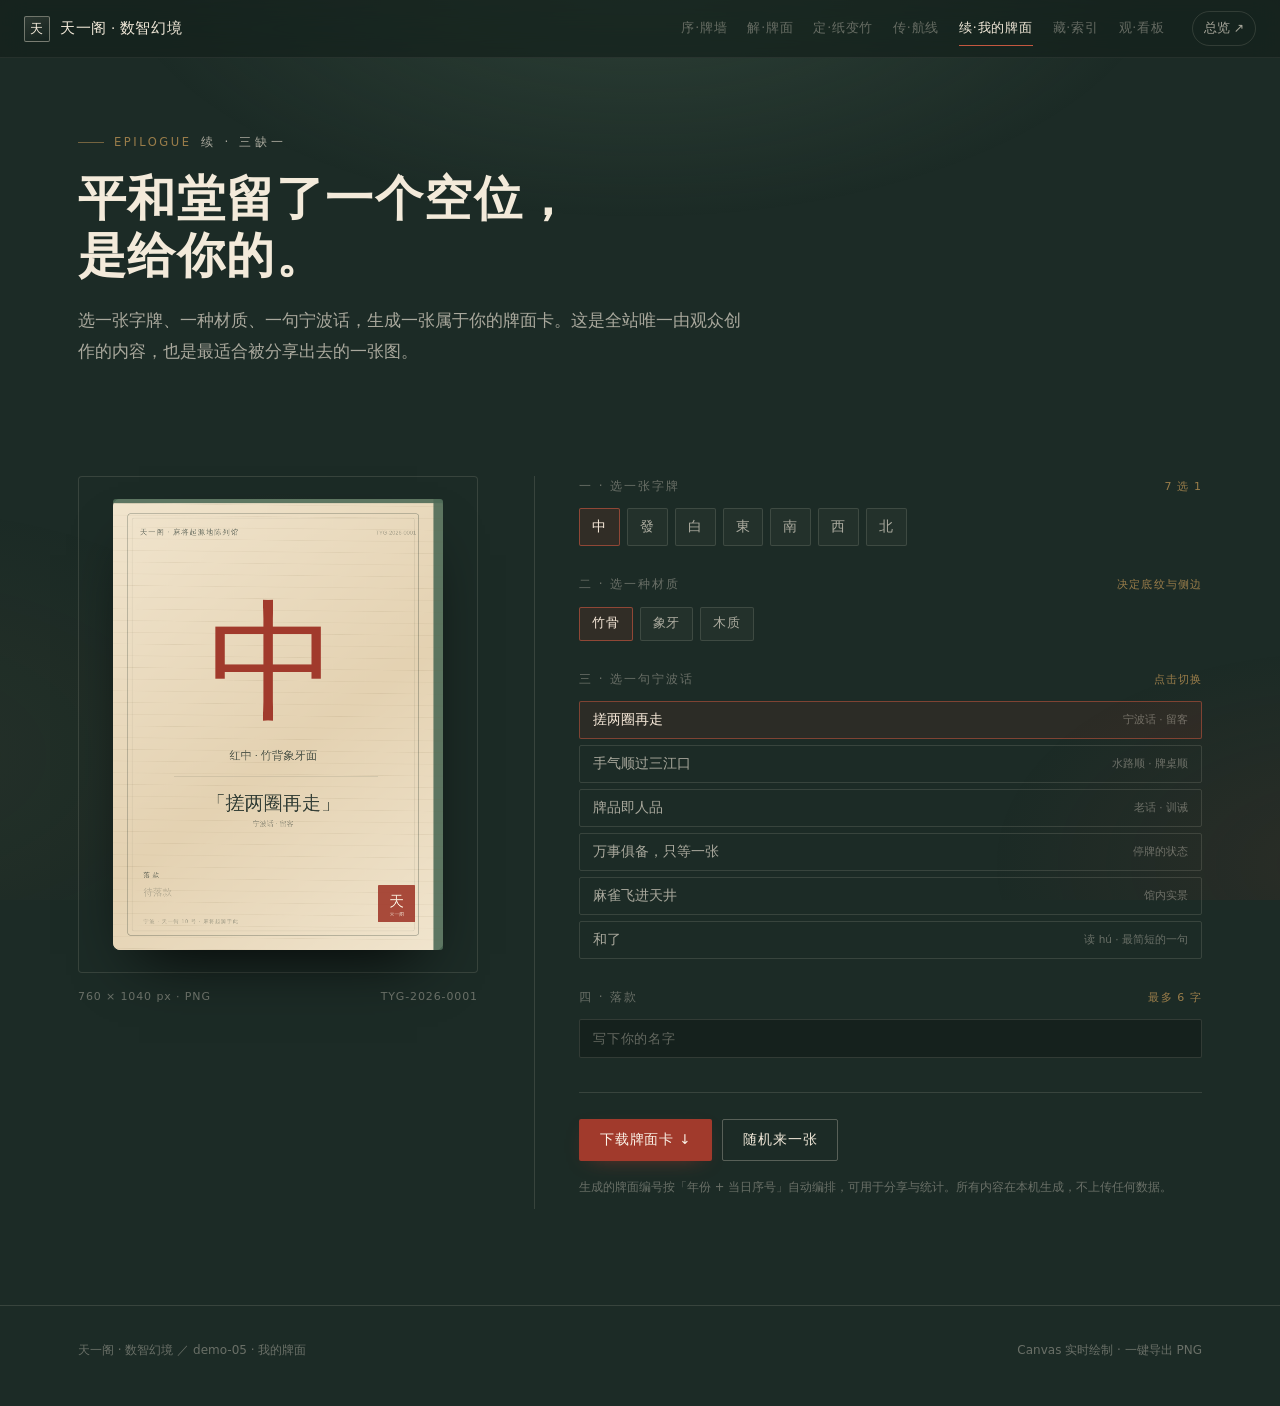
<file: tianyi-demo/demo-05-wodepaimian.html>
<!DOCTYPE html>
<html lang="zh-CN">
<head>
<meta charset="UTF-8">
<meta name="viewport" content="width=device-width, initial-scale=1">
<title>续 · 我的牌面 ｜ 天一阁 · 数智幻境</title>
<link rel="stylesheet" href="assets/theme.css">
<style>
.hero{padding:132px 0 26px}
.hero .h1{font-size:clamp(30px,4vw,48px);max-width:22ch}
.hero .lead{margin-top:20px}

.gen{display:grid;grid-template-columns:400px 1fr;gap:56px;align-items:start;margin-top:10px}
.preview-col{position:sticky;top:84px}
.canvas-box{
  border:1px solid var(--line);border-radius:4px;padding:22px;
  background:radial-gradient(60% 50% at 50% 40%, rgba(92,122,99,.16), transparent 74%);
  display:grid;place-items:center;
}
canvas#card{width:100%;max-width:330px;height:auto;border-radius:3px;
  box-shadow:0 30px 60px -26px rgba(0,0,0,.9);display:block}
.pv-meta{display:flex;justify-content:space-between;font-size:11px;color:var(--ivory-3);margin-top:14px;letter-spacing:.08em}

.ctrl{border-left:1px solid var(--line);padding-left:44px}
.blk{margin-bottom:28px}
.blk-h{display:flex;justify-content:space-between;align-items:baseline;margin-bottom:11px}
.blk-t{font-size:12px;letter-spacing:.16em;color:var(--ivory-3)}
.blk-h em{font-style:normal;font-size:11px;color:var(--gold);letter-spacing:.1em}
.opts{display:flex;gap:7px;flex-wrap:wrap}
.opt{
  background:rgba(243,234,218,.03);border:1px solid var(--line);color:var(--ivory-2);
  min-width:38px;height:38px;padding:0 12px;border-radius:2px;font-size:14px;
  font-family:var(--serif);letter-spacing:.06em;transition:.24s;display:grid;place-items:center;
}
.opt:hover{border-color:rgba(243,234,218,.4);color:var(--ivory);background:rgba(243,234,218,.07)}
.opt.on{border-color:rgba(196,87,63,.65);background:rgba(161,58,44,.16);color:#F8EADA}
.opt.small{font-family:var(--sans);font-size:12.5px;height:34px;min-width:0;letter-spacing:.06em}
.bless-list{display:flex;flex-direction:column;gap:6px}
.bless{
  text-align:left;background:none;border:1px solid var(--line);border-radius:2px;
  padding:9px 13px;font-size:13px;color:var(--ivory-2);transition:.24s;
  display:flex;justify-content:space-between;gap:10px;align-items:center;
  font-family:var(--serif);letter-spacing:.05em;
}
.bless:hover{border-color:rgba(243,234,218,.36);color:var(--ivory)}
.bless.on{border-color:rgba(196,87,63,.55);background:rgba(161,58,44,.12);color:#F8EADA}
.bless span{font-family:var(--sans);font-size:10.5px;color:var(--ivory-3);letter-spacing:0;white-space:nowrap}
.inp{
  width:100%;background:rgba(15,24,21,.5);border:1px solid var(--line);border-radius:2px;
  color:var(--ivory);padding:10px 13px;font-family:var(--serif);font-size:15px;letter-spacing:.14em;
  outline:none;transition:.24s;
}
.inp:focus{border-color:rgba(196,87,63,.55);background:rgba(15,24,21,.8)}
.inp::placeholder{color:var(--ivory-3);font-size:13px;letter-spacing:.06em}
.act-row{display:flex;gap:10px;flex-wrap:wrap;margin-top:34px;padding-top:26px;border-top:1px solid var(--line)}
.hint{font-size:11.5px;color:var(--ivory-3);margin-top:16px;line-height:1.8}

@media(max-width:1000px){
  .gen{grid-template-columns:1fr;gap:32px}
  .ctrl{border-left:0;padding-left:0;border-top:1px solid var(--line);padding-top:30px}
  .preview-col{position:static}
  canvas#card{max-width:260px}
}
</style>
</head>
<body>
<div class="page">
<header class="topbar">
  <a class="brand" href="index.html"><span class="brand-mark">天</span><span>天一阁 · 数智幻境</span></a>
  <nav class="topnav">
    <a href="demo-01-paiqiang.html">序·牌墙</a>
    <a href="demo-02-paimian.html">解·牌面</a>
    <a href="demo-03-zhibianzhu.html">定·纸变竹</a>
    <a href="demo-04-hangxian.html">传·航线</a>
    <a href="demo-05-wodepaimian.html">续·我的牌面</a>
    <a href="demo-06-shucang.html">藏·索引</a>
    <a href="demo-07-dashboard.html">观·看板</a>
  </nav>
  <a class="back" href="index.html">总览 ↗</a>
</header>

<main>
<section class="hero">
  <div class="wrap">
    <div class="eyebrow"><span>EPILOGUE</span><span class="zh">续 · 三缺一</span></div>
    <h1 class="h1">平和堂留了一个空位，<br>是给你的。</h1>
    <p class="lead">选一张字牌、一种材质、一句宁波话，生成一张属于你的牌面卡。这是全站唯一由观众创作的内容，也是最适合被分享出去的一张图。</p>
  </div>
</section>

<section class="sec sec--tight">
  <div class="wrap">
    <div class="gen">
      <!-- 预览 -->
      <div class="preview-col reveal">
        <div class="canvas-box">
          <canvas id="card" width="760" height="1040"></canvas>
        </div>
        <div class="pv-meta">
          <span>760 × 1040 px · PNG</span>
          <span id="cardNo">TYG-2026-0000</span>
        </div>
      </div>

      <!-- 控件 -->
      <div class="ctrl">
        <div class="blk reveal">
          <div class="blk-h"><span class="blk-t">一 · 选一张字牌</span><em>7 选 1</em></div>
          <div class="opts" id="glyphOpts"></div>
        </div>

        <div class="blk reveal" data-d="1">
          <div class="blk-h"><span class="blk-t">二 · 选一种材质</span><em>决定底纹与侧边</em></div>
          <div class="opts" id="matOpts"></div>
        </div>

        <div class="blk reveal" data-d="2">
          <div class="blk-h"><span class="blk-t">三 · 选一句宁波话</span><em>点击切换</em></div>
          <div class="bless-list" id="blessList"></div>
        </div>

        <div class="blk reveal" data-d="3">
          <div class="blk-h"><span class="blk-t">四 · 落款</span><em>最多 6 字</em></div>
          <input class="inp" id="sign" maxlength="6" placeholder="写下你的名字" value="">
        </div>

        <div class="act-row reveal" data-d="4">
          <button class="btn" id="download">下载牌面卡 ↓</button>
          <button class="btn btn-line" id="random">随机来一张</button>
        </div>

        <p class="hint">生成的牌面编号按「年份 + 当日序号」自动编排，可用于分享与统计。所有内容在本机生成，不上传任何数据。</p>
      </div>
    </div>
  </div>
</section>
</main>

<footer class="foot"><div class="wrap" style="display:flex;justify-content:space-between;gap:20px;flex-wrap:wrap;width:100%">
  <span>天一阁 · 数智幻境 ／ demo-05 · 我的牌面</span>
  <span>Canvas 实时绘制 · 一键导出 PNG</span>
</div></footer>

<script src="assets/store.js"></script>
<script>
(function(){
  var GLYPHS = [
    {k:'zhong', c:'中', color:'#A13A2C', name:'红中', note:'由「老千」改称'},
    {k:'fa',    c:'發', color:'#2C5F46', name:'绿发', note:'由「红花」改称'},
    {k:'bai',   c:'白', color:'#3A3A34', name:'白板', note:'由「白花」改称'},
    {k:'dong',  c:'東', color:'#1C2B26', name:'东风', note:'庄家风位'},
    {k:'nan',   c:'南', color:'#1C2B26', name:'南风', note:'下家风位'},
    {k:'xi',    c:'西', color:'#1C2B26', name:'西风', note:'对家风位'},
    {k:'bei',   c:'北', color:'#1C2B26', name:'北风', note:'上家风位'}
  ];
  var MATS = [
    {k:'bamboo', n:'竹骨', bg:'#F1E5CE', bg2:'#E4D2B2', edge:'#4E6B57', ink:'#1C2B26', name:'竹背象牙面'},
    {k:'ivory',  n:'象牙', bg:'#FBF4E6', bg2:'#EFE2CA', edge:'#9A7D4A', ink:'#1C2B26', name:'象牙面'},
    {k:'wood',   n:'木质', bg:'#DCC09A', bg2:'#C8A87F', edge:'#7A5B37', ink:'#241C14', name:'木纹手作'}
  ];
  var BLESS = [
    {t:'搓两圈再走', d:'宁波话 · 留客'},
    {t:'手气顺过三江口', d:'水路顺 · 牌桌顺'},
    {t:'牌品即人品', d:'老话 · 训诫'},
    {t:'万事俱备，只等一张', d:'停牌的状态'},
    {t:'麻雀飞进天井', d:'馆内实景'},
    {t:'和了', d:'读 hú · 最简短的一句'}
  ];

  var st = { g: 0, m: 0, b: 0, sign: '' };
  var canvas = document.getElementById('card');
  var ctx = canvas.getContext('2d');
  var W = 760, H = 1040;

  /* ---------- 编号 ---------- */
  function serial(){
    var d = new Date();
    var y = d.getFullYear();
    var n = 1;
    try{
      var k = 'tianyige.cardseq.' + y + '.' + (d.getMonth()+1) + '.' + d.getDate();
      n = (+localStorage.getItem(k) || 0) + 1;
      localStorage.setItem(k, n);
    }catch(e){}
    return 'TYG-' + y + '-' + String(n).padStart(4, '0');
  }
  var cardNo = serial();
  document.getElementById('cardNo').textContent = cardNo;

  /* ---------- 绘制 ---------- */
  function spaced(text, x, y, sp, align){
    var chars = text.split('');
    var widths = chars.map(function(c){ return ctx.measureText(c).width; });
    var total = widths.reduce(function(a,b){return a+b;},0) + sp * (chars.length - 1);
    var cx = align === 'center' ? x - total / 2 : x;
    ctx.textAlign = 'left';
    chars.forEach(function(c, i){ ctx.fillText(c, cx, y); cx += widths[i] + sp; });
    return total;
  }

  function roundRect(x, y, w, h, r){
    ctx.beginPath();
    ctx.moveTo(x + r, y);
    ctx.arcTo(x + w, y, x + w, y + h, r);
    ctx.arcTo(x + w, y + h, x, y + h, r);
    ctx.arcTo(x, y + h, x, y, r);
    ctx.arcTo(x, y, x + w, y, r);
    ctx.closePath();
  }

  function wrap(text, x, y, maxW, lh){
    var line = '', lines = [];
    for(var i = 0; i < text.length; i++){
      var t = line + text[i];
      if(ctx.measureText(t).width > maxW && line){ lines.push(line); line = text[i]; }
      else line = t;
    }
    if(line) lines.push(line);
    lines.forEach(function(l, i){ ctx.fillText(l, x, y + i * lh); });
    return lines.length;
  }

  function draw(){
    var g = GLYPHS[st.g], m = MATS[st.m], b = BLESS[st.b];
    ctx.clearRect(0, 0, W, H);

    /* 底 */
    var grd = ctx.createLinearGradient(0, 0, W, H);
    grd.addColorStop(0, m.bg);
    grd.addColorStop(.55, m.bg2);
    grd.addColorStop(1, m.bg);
    ctx.fillStyle = grd;
    roundRect(0, 0, W, H, 16);
    ctx.fill();

    /* 侧边厚度 */
    ctx.save();
    ctx.globalAlpha = .9;
    ctx.fillStyle = m.edge;
    roundRect(W - 22, 0, 22, H, 0);
    ctx.fill();
    roundRect(0, 0, W, 10, 0);
    ctx.fill();
    ctx.restore();

    /* 材质纹理 */
    ctx.save();
    if(st.m === 0){        // 竹
      ctx.strokeStyle = 'rgba(120,100,64,.10)';
      for(var i = 0; i < 40; i++){
        ctx.beginPath();
        ctx.moveTo(0, i * 27 + 10);
        ctx.lineTo(W, i * 27 + 18);
        ctx.stroke();
      }
    } else if(st.m === 1){ // 象牙
      ctx.strokeStyle = 'rgba(160,130,90,.09)';
      for(var j = 0; j < 9; j++){
        ctx.beginPath();
        ctx.ellipse(W/2, H/2, 120 + j * 46, 200 + j * 58, 0, 0, Math.PI * 2);
        ctx.stroke();
      }
    } else {               // 木
      ctx.strokeStyle = 'rgba(90,60,30,.14)';
      for(var k = 0; k < 26; k++){
        ctx.beginPath();
        ctx.moveTo(0, k * 42);
        ctx.bezierCurveTo(W*.3, k*42 - 14, W*.6, k*42 + 18, W, k*42 - 4);
        ctx.stroke();
      }
    }
    ctx.restore();

    /* 边框 */
    ctx.strokeStyle = 'rgba(28,43,38,.28)';
    ctx.lineWidth = 2;
    roundRect(34, 34, W - 90, H - 68, 6);
    ctx.stroke();
    ctx.strokeStyle = 'rgba(28,43,38,.14)';
    ctx.lineWidth = 1;
    roundRect(44, 44, W - 110, H - 88, 4);
    ctx.stroke();

    /* 顶部标识 */
    ctx.fillStyle = 'rgba(28,43,38,.55)';
    ctx.font = '500 17px "Songti SC","STSong",serif';
    spaced('天一阁 · 麻将起源地陈列馆', 62, 82, 2);
    ctx.fillStyle = 'rgba(28,43,38,.32)';
    ctx.font = '400 13px "PingFang SC",sans-serif';
    ctx.textAlign = 'right';
    ctx.fillText(cardNo, W - 62, 82);
    ctx.textAlign = 'left';

    /* 大字号牌 */
    ctx.save();
    ctx.textAlign = 'center';
    ctx.textBaseline = 'middle';
    ctx.fillStyle = g.color;
    if(g.k === 'bai'){
      ctx.strokeStyle = g.color;
      ctx.lineWidth = 5;
      ctx.font = '500 250px "Songti SC","STSong",serif';
      ctx.strokeText('白', W/2 - 11, 400);
      ctx.strokeStyle = 'rgba(28,43,38,.22)';
      ctx.lineWidth = 3;
      ctx.strokeRect(W/2 - 150, 250, 280, 300);
    } else {
      ctx.font = '500 300px "Songti SC","STSong",serif';
      ctx.fillText(g.c, W/2 - 11, 400);
    }
    ctx.restore();

    /* 牌名 */
    ctx.fillStyle = 'rgba(28,43,38,.72)';
    ctx.font = '500 26px "Songti SC","STSong",serif';
    ctx.textAlign = 'center';
    ctx.fillText(g.name + ' · ' + m.name, W/2 - 11, 600);
    ctx.textAlign = 'left';

    /* 分隔 */
    ctx.strokeStyle = 'rgba(28,43,38,.20)';
    ctx.lineWidth = 1;
    ctx.beginPath(); ctx.moveTo(140, 640); ctx.lineTo(W - 150, 640); ctx.stroke();

    /* 祝福 */
    ctx.fillStyle = 'rgba(28,43,38,.88)';
    ctx.font = '400 44px "Songti SC","STSong",serif';
    ctx.textAlign = 'center';
    ctx.fillText('「' + b.t + '」', W/2 - 11, 716);
    ctx.textAlign = 'left';

    ctx.fillStyle = 'rgba(28,43,38,.42)';
    ctx.font = '400 16px "PingFang SC",sans-serif';
    ctx.textAlign = 'center';
    ctx.fillText(b.d, W/2 - 11, 754);
    ctx.textAlign = 'left';

    /* 落款 + 印 */
    var sign = (st.sign || '').trim();
    ctx.fillStyle = 'rgba(28,43,38,.60)';
    ctx.font = '400 15px "PingFang SC",sans-serif';
    spaced('落 款', 70, 872, 1);

    ctx.fillStyle = 'rgba(28,43,38,.92)';
    ctx.font = '500 34px "Songti SC","STSong",serif';
    if(sign){
      spaced(sign, 70, 918, 6);
    } else {
      ctx.fillStyle = 'rgba(28,43,38,.22)';
      ctx.font = '400 22px "PingFang SC",sans-serif';
      ctx.fillText('待落款', 70, 914);
    }

    /* 印章 */
    ctx.save();
    ctx.translate(W - 150, 890);
    ctx.fillStyle = 'rgba(161,58,44,.90)';
    roundRect(0, 0, 86, 86, 4);
    ctx.fill();
    ctx.fillStyle = '#F6E9D8';
    ctx.font = '500 34px "Songti SC","STSong",serif';
    ctx.textAlign = 'center';
    ctx.textBaseline = 'middle';
    var seal = sign ? sign.slice(0, 1) : '天';
    ctx.fillText(seal, 43, 40);
    ctx.font = '400 11px "PingFang SC",sans-serif';
    ctx.fillText('天一阁', 43, 68);
    ctx.restore();

    /* 底部 */
    ctx.fillStyle = 'rgba(28,43,38,.30)';
    ctx.font = '400 12px "PingFang SC",sans-serif';
    spaced('宁波 · 天一街 10 号 · 麻将起源于此', 70, H - 62, 1.6);
  }

  /* ---------- 控件渲染 ---------- */
  function buildControls(){
    var go = document.getElementById('glyphOpts');
    GLYPHS.forEach(function(g, i){
      var b = document.createElement('button');
      b.className = 'opt' + (i === 0 ? ' on' : '');
      b.textContent = g.c;
      b.title = g.name + ' · ' + g.note;
      b.onclick = function(){
        st.g = i;
        go.querySelectorAll('.opt').forEach(function(x){ x.classList.remove('on'); });
        b.classList.add('on');
        draw(); TY.track('续·我的牌面','切换字牌',{g:g.name});
      };
      go.appendChild(b);
    });

    var mo = document.getElementById('matOpts');
    MATS.forEach(function(m, i){
      var b = document.createElement('button');
      b.className = 'opt small' + (i === 0 ? ' on' : '');
      b.textContent = m.n;
      b.onclick = function(){
        st.m = i;
        mo.querySelectorAll('.opt').forEach(function(x){ x.classList.remove('on'); });
        b.classList.add('on');
        draw(); TY.track('续·我的牌面','切换材质',{m:m.n});
      };
      mo.appendChild(b);
    });

    var bl = document.getElementById('blessList');
    BLESS.forEach(function(x, i){
      var b = document.createElement('button');
      b.className = 'bless' + (i === 0 ? ' on' : '');
      b.innerHTML = '<span style="font-family:var(--serif);font-size:13.5px;color:inherit">' + x.t + '</span><span>' + x.d + '</span>';
      b.onclick = function(){
        st.b = i;
        bl.querySelectorAll('.bless').forEach(function(y){ y.classList.remove('on'); });
        b.classList.add('on');
        draw(); TY.track('续·我的牌面','切换祝福',{b:x.t});
      };
      bl.appendChild(b);
    });
  }

  document.getElementById('sign').addEventListener('input', function(){
    st.sign = this.value;
    draw();
  });

  document.getElementById('random').addEventListener('click', function(){
    st.g = Math.floor(Math.random() * GLYPHS.length);
    st.m = Math.floor(Math.random() * MATS.length);
    st.b = Math.floor(Math.random() * BLESS.length);
    document.querySelectorAll('#glyphOpts .opt').forEach(function(x, i){ x.classList.toggle('on', i === st.g); });
    document.querySelectorAll('#matOpts .opt').forEach(function(x, i){ x.classList.toggle('on', i === st.m); });
    document.querySelectorAll('#blessList .bless').forEach(function(x, i){ x.classList.toggle('on', i === st.b); });
    draw();
    TY.track('续·我的牌面','随机生成');
  });

  document.getElementById('download').addEventListener('click', function(){
    var name = '我的牌面_' + cardNo + '.png';
    canvas.toBlob(function(blob){
      var url = URL.createObjectURL(blob);
      var a = document.createElement('a');
      a.href = url; a.download = name;
      document.body.appendChild(a); a.click(); a.remove();
      setTimeout(function(){ URL.revokeObjectURL(url); }, 1200);
    }, 'image/png');
    TY.track('续·我的牌面','下载牌面卡',{g:GLYPHS[st.g].name, m:MATS[st.m].n, b:BLESS[st.b].t, no:cardNo});
  });

  buildControls();
  draw();
  TY.track('续·我的牌面','进入页面');
})();
</script>
</body>
</html>
</file>
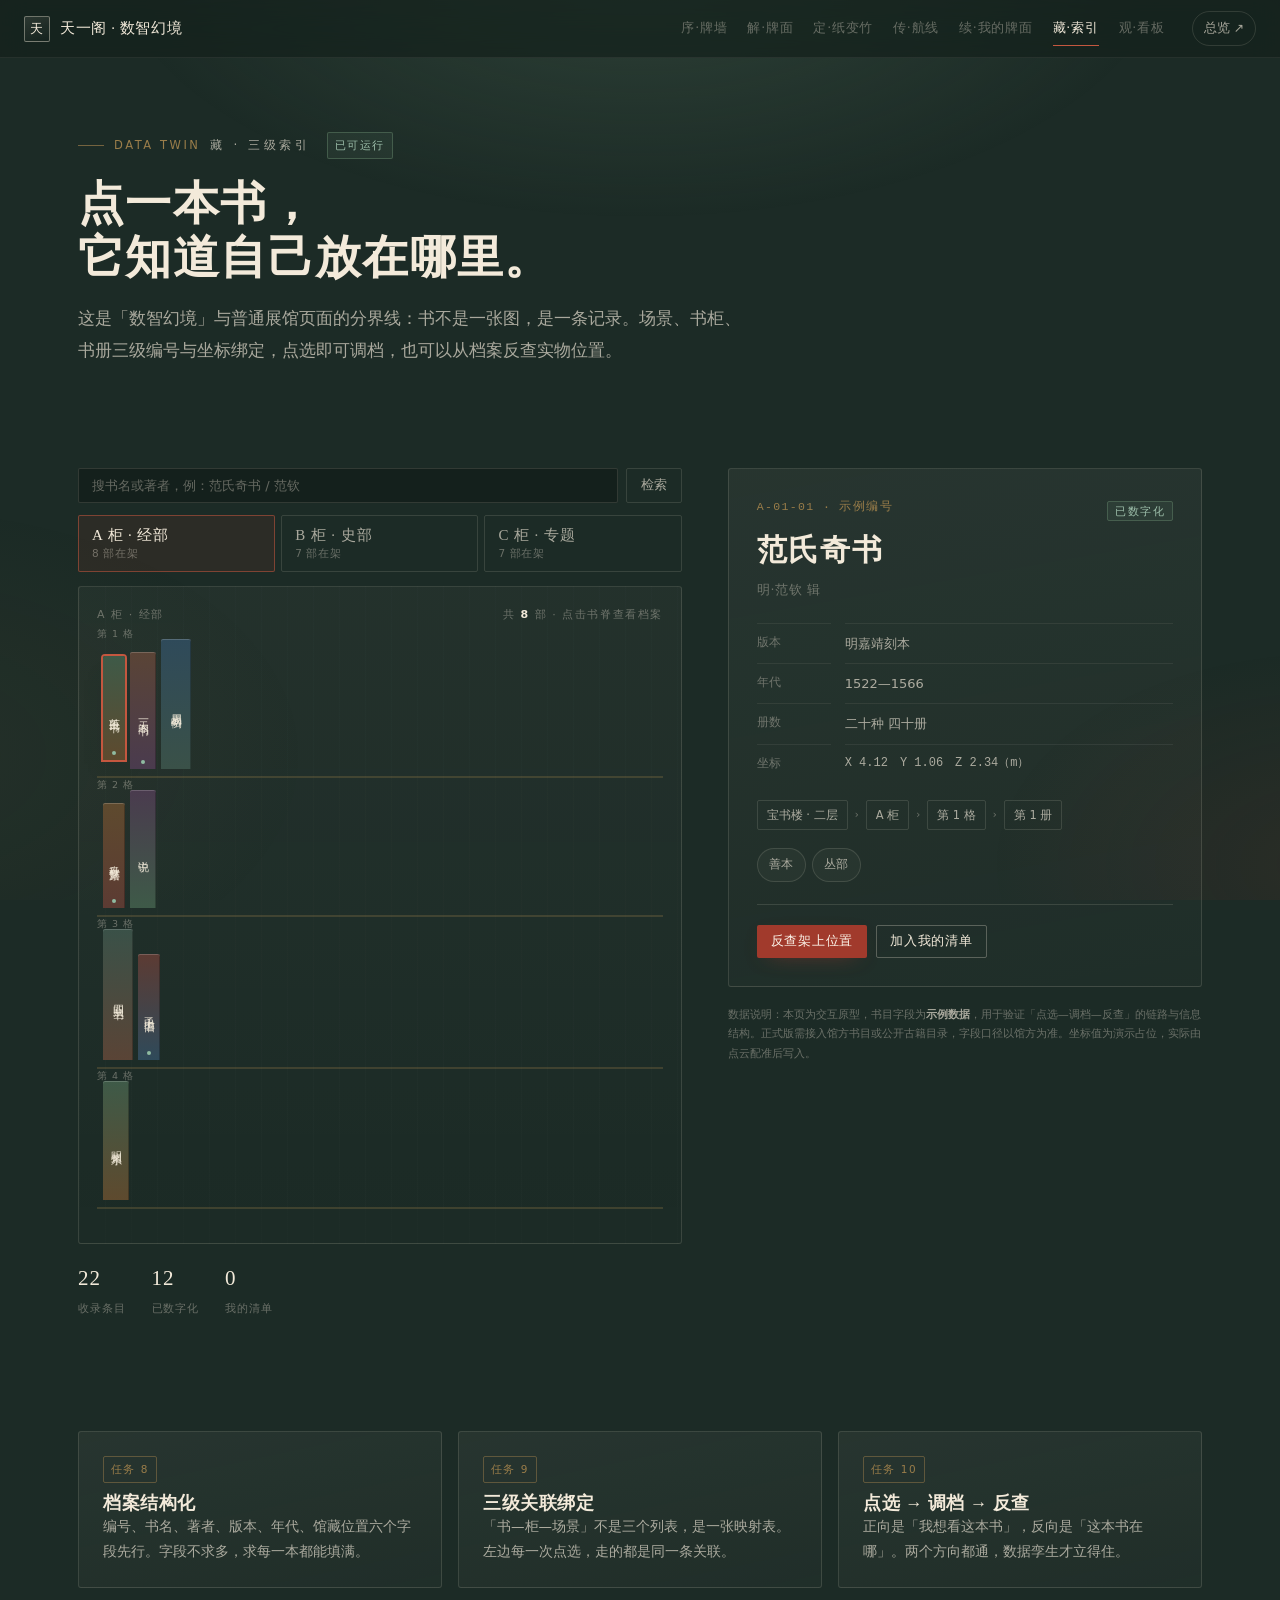
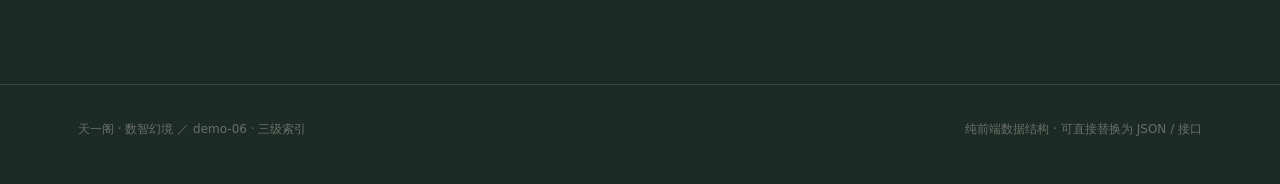
<file: tianyi-demo/demo-06-shucang.html>
<!DOCTYPE html>
<html lang="zh-CN">
<head>
<meta charset="UTF-8">
<meta name="viewport" content="width=device-width, initial-scale=1">
<title>藏 · 三级索引 ｜ 天一阁 · 数智幻境</title>
<link rel="stylesheet" href="assets/theme.css">
<style>
.hero{padding:132px 0 24px}
.hero .h1{font-size:clamp(30px,4vw,46px);max-width:24ch}
.hero .lead{margin-top:18px}
.hero .tag{margin-left:10px;vertical-align:3px;display:inline-block;white-space:nowrap}

.sys{display:grid;grid-template-columns:1.12fr .88fr;gap:46px;align-items:start;margin-top:6px}
.shelf-col{position:sticky;top:82px}

/* 柜 tab */
.cabs{display:flex;gap:6px;margin-bottom:14px}
.cab-tab{
  flex:1;text-align:left;background:none;border:1px solid var(--line);border-radius:2px;
  padding:10px 13px;transition:.25s;color:var(--ivory-2);
}
.cab-tab:hover{border-color:rgba(243,234,218,.3)}
.cab-tab.on{border-color:rgba(196,87,63,.55);background:rgba(161,58,44,.12);color:var(--ivory)}
.cab-tab b{display:block;font-family:var(--serif);font-size:15px;font-weight:500;letter-spacing:.06em}
.cab-tab span{font-size:10.5px;color:var(--ivory-3);letter-spacing:.06em}

/* 书柜 */
.shelfbox{
  border:1px solid var(--line);border-radius:3px;padding:18px 18px 22px;
  background:
    linear-gradient(180deg,rgba(243,234,218,.035),transparent),
    repeating-linear-gradient(90deg,rgba(243,234,218,.012) 0 1px,transparent 1px 26px);
  position:relative;
}
.shelf-hd{display:flex;justify-content:space-between;align-items:center;margin-bottom:14px;font-size:11px;letter-spacing:.14em;color:var(--ivory-3)}
.shelf{
  position:relative;display:flex;align-items:flex-end;gap:5px;padding:0 6px 7px;min-height:118px;
  border-bottom:2px solid rgba(154,125,74,.28);
  margin-bottom:12px;transition:background .4s;
}
.shelf::after{
  content:"";position:absolute;left:0;right:0;bottom:-2px;height:2px;
  background:linear-gradient(90deg,transparent,rgba(154,125,74,.5),transparent);opacity:0;transition:opacity .4s;
}
.shelf.hl{background:rgba(196,87,63,.09)}
.shelf.hl::after{opacity:1}
.shelf-no{position:absolute;left:-2px;top:0;font-size:9.5px;color:var(--ivory-3);letter-spacing:.1em}
.spine{
  position:relative;border:0;padding:0;cursor:pointer;border-radius:2px 2px 0 0;
  display:grid;place-items:center;transition:transform .28s var(--ease),box-shadow .28s,filter .28s;
  box-shadow:inset -1px 0 0 rgba(0,0,0,.25), inset 0 1px 0 rgba(255,255,255,.18);
  writing-mode:vertical-rl;text-orientation:upright;
  font-family:var(--serif);font-size:11px;letter-spacing:.12em;
  color:rgba(243,234,218,.88);padding-top:8px;overflow:hidden;
}
.spine:hover{transform:translateY(-9px);box-shadow:0 12px 20px -8px rgba(0,0,0,.8)}
.spine.on{box-shadow:0 0 0 2px var(--red-l), 0 14px 24px -10px rgba(0,0,0,.8);transform:translateY(-9px)}
.spine.gap{background:none!important;box-shadow:none;cursor:default;pointer-events:none}
.spine.digit::after{
  content:"";position:absolute;bottom:5px;left:50%;transform:translateX(-50%);
  width:4px;height:4px;border-radius:50%;background:#8FBBA1;
}
.scanline{
  position:absolute;left:0;right:0;height:2px;background:linear-gradient(90deg,transparent,#C4573F,transparent);
  opacity:0;pointer-events:none;box-shadow:0 0 18px 4px rgba(196,87,63,.5);
}
.scanline.run{animation:scan 1.15s var(--ease) forwards}
@keyframes scan{0%{opacity:0;top:0}20%{opacity:1}100%{opacity:0;top:100%}}

/* 搜索 */
.searchbar{display:flex;gap:8px;margin-bottom:12px}
.searchbar input{
  flex:1;background:rgba(15,24,21,.55);border:1px solid var(--line);border-radius:2px;
  color:var(--ivory);padding:9px 13px;font-size:13px;outline:none;transition:.25s;font-family:var(--sans);
}
.searchbar input:focus{border-color:rgba(196,87,63,.5)}
.searchbar input::placeholder{color:var(--ivory-3)}
.searchbar .go{border:1px solid var(--line);background:none;color:var(--ivory-2);padding:0 14px;border-radius:2px;font-size:12.5px}
.searchbar .go:hover{border-color:var(--ivory-3);color:var(--ivory)}

/* 档案卡 */
.doc{border:1px solid var(--line);border-radius:3px;padding:28px;background:linear-gradient(170deg,rgba(243,234,218,.055),rgba(243,234,218,.014))}
.doc-no{font-family:"SFMono-Regular",Menlo,monospace;font-size:11.5px;letter-spacing:.12em;color:var(--gold)}
.doc-badge{float:right}
.doc-t{font-family:var(--serif);font-size:30px;letter-spacing:.06em;margin:12px 0 10px;line-height:1.3}
.doc-sub{font-size:12.5px;color:var(--ivory-3);letter-spacing:.06em;margin-bottom:22px}
.meta{display:grid;grid-template-columns:74px 1fr;gap:0 14px;font-size:13px;margin-bottom:8px}
.meta dt{color:var(--ivory-3);font-size:12px;padding:8px 0;border-top:1px solid var(--line-2)}
.meta dd{margin:0;color:var(--ivory-2);padding:8px 0;border-top:1px solid var(--line-2)}
.meta dd b{color:var(--ivory);font-weight:500}
.path{display:flex;align-items:center;gap:7px;flex-wrap:wrap;margin:18px 0 6px}
.path span{font-size:11.5px;padding:4px 9px;border:1px solid var(--line);border-radius:2px;color:var(--ivory-2);transition:.3s}
.path span.on{border-color:rgba(196,87,63,.65);background:rgba(161,58,44,.18);color:#F7E8D8}
.path i{color:var(--ivory-3);font-style:normal;font-size:10px}
.doc-tags{display:flex;gap:6px;flex-wrap:wrap;margin:18px 0 22px}
.doc-acts{display:flex;gap:9px;flex-wrap:wrap;padding-top:20px;border-top:1px solid var(--line)}
.doc-note{font-size:11px;color:var(--ivory-3);line-height:1.8;margin-top:18px}
.counts{display:flex;gap:26px;margin-top:16px;font-size:11px;color:var(--ivory-3);letter-spacing:.08em}
.counts b{display:block;font-family:var(--serif);font-size:21px;color:var(--ivory);font-weight:500;margin-bottom:2px}
.empty{padding:40px 0;text-align:center;color:var(--ivory-3);font-size:13px}

@media(max-width:1000px){
  .sys{grid-template-columns:1fr;gap:30px}
  .shelf-col{position:static}
  .doc-t{font-size:25px}
  .shelf{min-height:104px}
}
</style>
</head>
<body>
<div class="page">
<header class="topbar">
  <a class="brand" href="index.html"><span class="brand-mark">天</span><span>天一阁 · 数智幻境</span></a>
  <nav class="topnav">
    <a href="demo-01-paiqiang.html">序·牌墙</a>
    <a href="demo-02-paimian.html">解·牌面</a>
    <a href="demo-03-zhibianzhu.html">定·纸变竹</a>
    <a href="demo-04-hangxian.html">传·航线</a>
    <a href="demo-05-wodepaimian.html">续·我的牌面</a>
    <a href="demo-06-shucang.html">藏·索引</a>
    <a href="demo-07-dashboard.html">观·看板</a>
  </nav>
  <a class="back" href="index.html">总览 ↗</a>
</header>

<main>
<section class="hero">
  <div class="wrap">
    <div class="eyebrow"><span>DATA TWIN</span><span class="zh">藏 · 三级索引</span><span class="tag green" style="margin-left:6px">已可运行</span></div>
    <h1 class="h1">点一本书，<br>它知道自己放在哪里。</h1>
    <p class="lead">这是「数智幻境」与普通展馆页面的分界线：书不是一张图，是一条记录。场景、书柜、书册三级编号与坐标绑定，点选即可调档，也可以从档案反查实物位置。</p>
  </div>
</section>

<section class="sec sec--tight">
  <div class="wrap">
    <div class="sys">
      <!-- 左：书柜 -->
      <div class="shelf-col reveal">
        <div class="searchbar">
          <input id="q" placeholder="搜书名或著者，例：范氏奇书 / 范钦" aria-label="搜索藏书">
          <button class="go" id="qBtn">检索</button>
        </div>

        <div class="cabs" id="cabs"></div>

        <div class="shelfbox">
          <div class="shelf-hd">
            <span id="cabName">A 柜 · 经部</span>
            <span>共 <b id="cabCount" style="color:var(--ivory)">—</b> 部 · 点击书脊查看档案</span>
          </div>
          <div id="shelves"></div>
          <div class="scanline" id="scanline"></div>
        </div>

        <div class="counts">
          <div><b id="cTotal">0</b>收录条目</div>
          <div><b id="cDigi">0</b>已数字化</div>
          <div><b id="cList">0</b>我的清单</div>
        </div>
      </div>

      <!-- 右：档案 -->
      <div class="reveal" data-d="1" id="docWrap">
        <div class="doc" id="doc"></div>
        <p class="doc-note">
          数据说明：本页为交互原型，书目字段为<b style="color:var(--ivory-2)">示例数据</b>，用于验证「点选—调档—反查」的链路与信息结构。正式版需接入馆方书目或公开古籍目录，字段口径以馆方为准。坐标值为演示占位，实际由点云配准后写入。
        </p>
      </div>
    </div>
  </div>
</section>

<section class="sec sec--tight">
  <div class="wrap">
    <div class="grid g3">
      <div class="card reveal">
        <div class="card-h"><span class="tag gold">任务 8</span></div>
        <h3 class="card-t">档案结构化</h3>
        <p class="card-p">编号、书名、著者、版本、年代、馆藏位置六个字段先行。字段不求多，求每一本都能填满。</p>
      </div>
      <div class="card reveal" data-d="1">
        <div class="card-h"><span class="tag gold">任务 9</span></div>
        <h3 class="card-t">三级关联绑定</h3>
        <p class="card-p">「书—柜—场景」不是三个列表，是一张映射表。左边每一次点选，走的都是同一条关联。</p>
      </div>
      <div class="card reveal" data-d="2">
        <div class="card-h"><span class="tag gold">任务 10</span></div>
        <h3 class="card-t">点选 → 调档 → 反查</h3>
        <p class="card-p">正向是「我想看这本书」，反向是「这本书在哪」。两个方向都通，数据孪生才立得住。</p>
      </div>
    </div>
  </div>
</section>
</main>

<footer class="foot"><div class="wrap" style="display:flex;justify-content:space-between;gap:20px;flex-wrap:wrap;width:100%">
  <span>天一阁 · 数智幻境 ／ demo-06 · 三级索引</span>
  <span>纯前端数据结构 · 可直接替换为 JSON / 接口</span>
</div></footer>

<script src="assets/store.js"></script>
<script>
(function(){
  /* ================= 示例书目 ================= */
  var BOOKS = [
    {c:'A',s:1,t:'范氏奇书',a:'明·范钦 辑',e:'明嘉靖刻本',y:'1522—1566',v:'二十种 四十册',st:'已数字化',tags:['善本','丛部'],x:'4.12',yy:'1.06',z:'2.34'},
    {c:'A',s:1,t:'天一阁书目',a:'清·范邦甸 编',e:'清嘉庆十三年刻本',y:'1808',v:'十卷 四册',st:'已数字化',tags:['目録','史部'],x:'4.38',yy:'1.06',z:'2.34'},
    {c:'A',s:1,t:'周易略例',a:'魏·王弼 撰',e:'明刻本',y:'嘉靖',v:'一卷 一册',st:'待数字化',tags:['经部'],x:'4.61',yy:'1.06',z:'2.34'},
    {c:'A',s:2,t:'春秋繁露',a:'汉·董仲舒 撰',e:'明嘉靖刻本',y:'1547',v:'十七卷 六册',st:'已数字化',tags:['经部','善本'],x:'4.12',yy:'1.42',z:'2.34'},
    {c:'A',s:2,t:'中说',a:'隋·王通 撰',e:'明刻本',y:'万历',v:'十卷 二册',st:'待数字化',tags:['子部'],x:'4.40',yy:'1.42',z:'2.34'},
    {c:'A',s:3,t:'四明丛书',a:'民国·张寿镛 辑',e:'民国四明张氏约园刻本',y:'1932—1948',v:'八集 三百二十册',st:'部分数字化',tags:['丛部','地方文献'],x:'4.12',yy:'1.78',z:'2.34'},
    {c:'A',s:3,t:'甬上耆旧诗',a:'清·胡文学 辑',e:'清康熙刻本',y:'1673',v:'三十卷 十册',st:'已数字化',tags:['集部','地方文献'],x:'4.48',yy:'1.78',z:'2.34'},
    {c:'A',s:4,t:'明州系年录',a:'清·董沛 撰',e:'清光绪刻本',y:'1889',v:'七卷 三册',st:'待数字化',tags:['史部','地方文献'],x:'4.16',yy:'2.14',z:'2.34'},

    {c:'B',s:1,t:'鄞县志',a:'清·钱维乔 修',e:'清乾隆五十三年刻本',y:'1788',v:'三十卷 十六册',st:'已数字化',tags:['史部','方志'],x:'2.06',yy:'1.06',z:'2.34'},
    {c:'B',s:1,t:'甬东天后宫志',a:'清·董沛 撰',e:'清光绪刻本',y:'1885',v:'四卷 二册',st:'待数字化',tags:['史部','海事'],x:'2.34',yy:'1.06',z:'2.34'},
    {c:'B',s:2,t:'历朝茶马政要',a:'明·杨时乔 撰',e:'明万历刻本',y:'1602',v:'七卷 四册',st:'已数字化',tags:['史部','善本'],x:'2.06',yy:'1.42',z:'2.34'},
    {c:'B',s:2,t:'天一阁碑目',a:'清·范懋敏 编',e:'清乾隆刻本',y:'1775',v:'一卷 一册',st:'已数字化',tags:['目録','金石'],x:'2.38',yy:'1.42',z:'2.34'},
    {c:'B',s:3,t:'宁波府城图',a:'清·佚名 绘',e:'清道光绘本',y:'1840 前后',v:'一幅',st:'已数字化',tags:['舆图','地方文献'],x:'2.06',yy:'1.78',z:'2.34'},
    {c:'B',s:3,t:'四明谈助',a:'清·徐兆昺 撰',e:'清道光刻本',y:'1828',v:'四十六卷 十二册',st:'待数字化',tags:['史部','地方文献'],x:'2.42',yy:'1.78',z:'2.34'},
    {c:'B',s:4,t:'句余土音',a:'清·全祖望 撰',e:'清乾隆刻本',y:'1750 前后',v:'三卷 二册',st:'待数字化',tags:['集部'],x:'2.10',yy:'2.14',z:'2.34'},

    {c:'C',s:1,t:'麻将牌谱辑要',a:'民国·佚名 辑',e:'民国石印本',y:'1920 前后',v:'二卷 一册',st:'待数字化',tags:['专题','民俗'],x:'1.02',yy:'1.06',z:'2.34'},
    {c:'C',s:1,t:'陈鱼门先生传略',a:'甬上·洪克亮 识',e:'馆藏展陈文本',y:'当代',v:'一册',st:'已数字化',tags:['专题','人物'],x:'1.30',yy:'1.06',z:'2.34'},
    {c:'C',s:2,t:'清稗类钞·叉麻雀',a:'徐珂 编',e:'民国商务印书馆排印本',y:'1917',v:'摘编 一册',st:'已数字化',tags:['专题','文献'],x:'1.02',yy:'1.42',z:'2.34'},
    {c:'C',s:2,t:'马吊牌经',a:'明·冯梦龙 撰',e:'明刻本（影印）',y:'崇祯',v:'一卷 一册',st:'待数字化',tags:['专题','博戏'],x:'1.32',yy:'1.42',z:'2.34'},
    {c:'C',s:3,t:'叶子戏源流考',a:'今人 编',e:'整理稿本',y:'2024',v:'一册',st:'已数字化',tags:['专题','研究'],x:'1.04',yy:'1.78',z:'2.34'},
    {c:'C',s:3,t:'日本麻将沿革',a:'日·名川彦作 相关',e:'编译稿本',y:'2025',v:'一册',st:'待数字化',tags:['专题','传播'],x:'1.28',yy:'1.78',z:'2.34'},
    {c:'C',s:4,t:'西洋麻将图录',a:'佚名 编',e:'影印图录',y:'2023',v:'一册',st:'已数字化',tags:['专题','图像'],x:'1.06',yy:'2.14',z:'2.34'}
  ];

  var CABS = { A:'A 柜 · 经部', B:'B 柜 · 史部', C:'C 柜 · 专题' };
  var COLORS = ['#3E5A48','#5A4436','#2F4A5A','#5E4A2E','#4A3B4E','#3A5148','#5C3B33'];
  var SPINE_W = { A:[22,26,30], B:[24,28,33], C:[20,24,28] };

  var state = { cab:'A', book:null, list:[] };
  try{ state.list = JSON.parse(localStorage.getItem('tianyige.shortlist') || '[]'); }catch(e){}

  /* ================= 柜 tab ================= */
  var cabsEl = document.getElementById('cabs');
  Object.keys(CABS).forEach(function(k){
    var b = document.createElement('button');
    b.className = 'cab-tab' + (k === 'A' ? ' on' : '');
    b.dataset.c = k;
    b.innerHTML = '<b>' + CABS[k] + '</b><span>' + BOOKS.filter(function(x){return x.c===k;}).length + ' 部在架</span>';
    b.onclick = function(){ state.cab = k; renderCab(); TY.track('藏·三级索引','切换书柜',{cab:k}); };
    cabsEl.appendChild(b);
  });

  /* ================= 书柜渲染 ================= */
  function renderCab(){
    cabsEl.querySelectorAll('.cab-tab').forEach(function(b){ b.classList.toggle('on', b.dataset.c === state.cab); });
    document.getElementById('cabName').textContent = CABS[state.cab];
    var list = BOOKS.filter(function(b){ return b.c === state.cab; });
    document.getElementById('cabCount').textContent = list.length;

    var box = document.getElementById('shelves');
    box.innerHTML = '';
    for(var s = 1; s <= 4; s++){
      var shelf = document.createElement('div');
      shelf.className = 'shelf';
      shelf.dataset.s = s;
      var no = document.createElement('div');
      no.className = 'shelf-no';
      no.textContent = '第 ' + s + ' 格';
      no.style.left = '0'; no.style.top = '-13px';
      shelf.appendChild(no);

      var items = list.filter(function(b){ return b.s === s; });
      var i = 0;
      items.forEach(function(bk){
        var idx = BOOKS.indexOf(bk);
        var el = document.createElement('button');
        el.className = 'spine';
        el.dataset.i = idx;
        var w = SPINE_W[state.cab][idx % 3];
        var h = 104 + ((idx * 13) % 38);
        el.style.width = w + 'px';
        el.style.height = h + 'px';
        el.style.background = 'linear-gradient(180deg,' + COLORS[idx % COLORS.length] + ',' + COLORS[(idx+3) % COLORS.length] + ')';
        if(bk.st === '已数字化') el.classList.add('digit');
        el.textContent = bk.t.slice(0, 4);
        el.title = bk.t + ' · ' + bk.a;
        el.onclick = function(){ pick(idx); };
        shelf.appendChild(el);
        i++;
      });
      // 空格子占位（留白更像真书架）
      for(var g = 0; g < Math.max(0, 3 - i); g++){
        var sp = document.createElement('div');
        sp.className = 'spine gap';
        sp.style.width = (16 + g * 7) + 'px';
        sp.style.height = '54px';
        shelf.appendChild(sp);
      }
      box.appendChild(shelf);
    }
  }

  /* ================= 档案 ================= */
  function pathHTML(bk, lit){
    var p = ['宝书楼 · 二层', bk.c + ' 柜', '第 ' + bk.s + ' 格', '第 ' + (BOOKS.filter(function(x){return x.c===bk.c&&x.s===bk.s;}).indexOf(bk) + 1) + ' 册'];
    return p.map(function(x, i){
      return '<span class="' + (lit >= i ? 'on' : '') + '">' + x + '</span>' + (i < 3 ? '<i>›</i>' : '');
    }).join('');
  }

  function pick(idx, silent){
    var bk = BOOKS[idx];
    state.book = bk;
    document.querySelectorAll('.spine.on').forEach(function(x){ x.classList.remove('on'); });
    var el = document.querySelector('.spine[data-i="' + idx + '"]');
    if(el) el.classList.add('on');

    var inList = state.list.indexOf(bk.t) > -1;
    document.getElementById('doc').innerHTML =
      '<div class="doc-badge"><span class="tag ' + (bk.st === '已数字化' ? 'green' : '') + '">' + bk.st + '</span></div>' +
      '<div class="doc-no">' + (bk.c + '-' + String(bk.s).padStart(2,'0') + '-' + String(BOOKS.filter(function(x){return x.c===bk.c&&x.s===bk.s;}).indexOf(bk) + 1).padStart(2,'0')) + ' · 示例编号</div>' +
      '<h2 class="doc-t">' + bk.t + '</h2>' +
      '<div class="doc-sub">' + bk.a + '</div>' +
      '<dl class="meta">' +
        '<dt>版本</dt><dd>' + bk.e + '</dd>' +
        '<dt>年代</dt><dd>' + bk.y + '</dd>' +
        '<dt>册数</dt><dd>' + bk.v + '</dd>' +
        '<dt>坐标</dt><dd style="font-family:Menlo,monospace;font-size:12px">X ' + bk.x + '　Y ' + bk.yy + '　Z ' + bk.z + '（m）</dd>' +
      '</dl>' +
      '<div class="path" id="path">' + pathHTML(bk, -1) + '</div>' +
      '<div class="doc-tags">' + bk.tags.map(function(t){ return '<span class="chip">' + t + '</span>'; }).join('') + '</div>' +
      '<div class="doc-acts">' +
        '<button class="btn btn-sm" id="locate">反查架上位置</button>' +
        '<button class="btn btn-line btn-sm" id="addList">' + (inList ? '✓ 已在我的清单' : '加入我的清单') + '</button>' +
      '</div>';

    document.getElementById('locate').onclick = function(){ locate(bk, idx); };
    document.getElementById('addList').onclick = function(){
      var i = state.list.indexOf(bk.t);
      if(i > -1) state.list.splice(i, 1); else state.list.push(bk.t);
      try{ localStorage.setItem('tianyige.shortlist', JSON.stringify(state.list)); }catch(e){}
      this.textContent = (i > -1 ? '加入我的清单' : '✓ 已在我的清单');
      document.getElementById('cList').textContent = state.list.length;
      TY.track('藏·三级索引', i > -1 ? '移出清单' : '加入清单', {book:bk.t});
    };
    if(!silent) TY.track('藏·三级索引','点选藏书',{book:bk.t});
  }

  function locate(bk, idx){
    // 切柜
    if(state.cab !== bk.c){
      state.cab = bk.c; renderCab(); pick(idx, true);
      var el2 = document.querySelector('.spine[data-i="' + idx + '"]');
      if(el2) el2.classList.add('on');
    }
    var shelf = document.querySelector('.shelf[data-s="' + bk.s + '"]');
    document.querySelectorAll('.shelf.hl').forEach(function(x){ x.classList.remove('hl'); });
    if(shelf) shelf.classList.add('hl');

    var line = document.getElementById('scanline');
    line.classList.remove('run'); void line.offsetWidth; line.classList.add('run');

    var p = document.getElementById('path');
    if(p){
      var spans = p.querySelectorAll('span');
      spans.forEach(function(s, i){
        s.classList.remove('on');
        setTimeout(function(){ s.classList.add('on'); }, 160 * i);
      });
    }
    TY.track('藏·三级索引','反查架上位置',{book:bk.t});
  }

  /* ================= 检索 ================= */
  function search(){
    var q = document.getElementById('q').value.trim();
    if(!q) return;
    var hit = BOOKS.filter(function(b){ return b.t.indexOf(q) > -1 || b.a.indexOf(q) > -1; })[0];
    if(!hit){
      document.getElementById('doc').innerHTML = '<div class="empty">没有找到「' + q + '」<br><span style="font-size:11.5px">试试：范氏奇书 · 鄞县志 · 麻将</span></div>';
      TY.track('藏·三级索引','检索未命中',{q:q});
      return;
    }
    state.cab = hit.c; renderCab();
    pick(BOOKS.indexOf(hit));
    locate(hit, BOOKS.indexOf(hit));
    TY.track('藏·三级索引','检索命中',{q:q, book:hit.t});
  }
  document.getElementById('qBtn').onclick = search;
  document.getElementById('q').addEventListener('keydown', function(e){ if(e.key === 'Enter') search(); });

  /* ================= 初始化 ================= */
  document.getElementById('cTotal').textContent = BOOKS.length;
  document.getElementById('cDigi').textContent = BOOKS.filter(function(b){return b.st==='已数字化';}).length;
  document.getElementById('cList').textContent = state.list.length;
  renderCab();
  pick(0, true);
  TY.track('藏·三级索引','进入页面');
})();
</script>
</body>
</html>
</file>
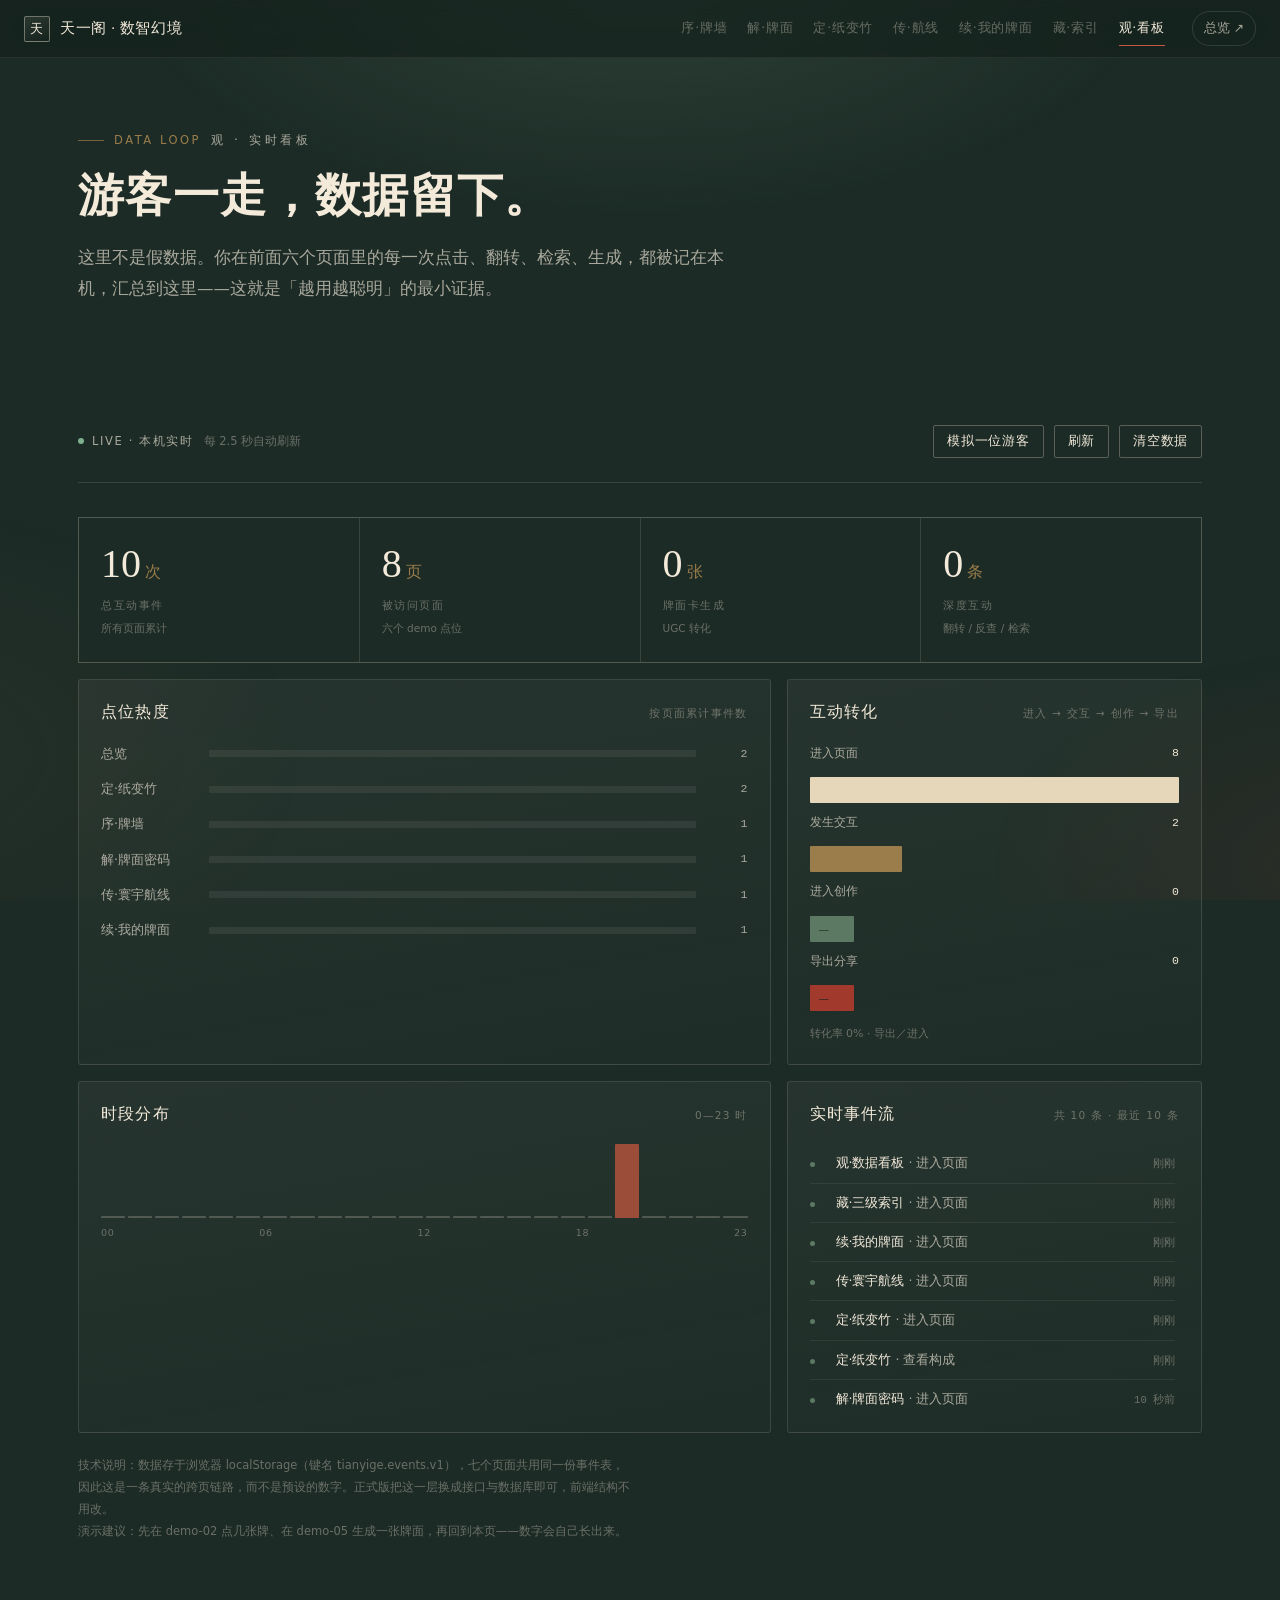
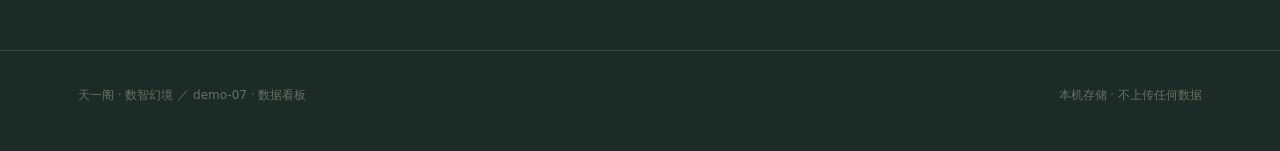
<file: tianyi-demo/demo-07-dashboard.html>
<!DOCTYPE html>
<html lang="zh-CN">
<head>
<meta charset="UTF-8">
<meta name="viewport" content="width=device-width, initial-scale=1">
<title>观 · 数据看板 ｜ 天一阁 · 数智幻境</title>
<link rel="stylesheet" href="assets/theme.css">
<style>
.hero{padding:130px 0 22px}
.hero .h1{font-size:clamp(30px,4vw,46px);max-width:22ch}
.hero .lead{margin-top:18px}

.bar-top{display:flex;gap:10px;flex-wrap:wrap;align-items:center;margin:26px 0 34px;padding-bottom:24px;border-bottom:1px solid var(--line)}
.live{display:inline-flex;align-items:center;gap:8px;font-size:11.5px;letter-spacing:.14em;color:var(--ivory-2)}
.live i{width:6px;height:6px;border-radius:50%;background:#7FB08F;box-shadow:0 0 0 0 rgba(127,176,143,.6);animation:livep 2s infinite}
@keyframes livep{0%{box-shadow:0 0 0 0 rgba(127,176,143,.55)}70%{box-shadow:0 0 0 7px rgba(127,176,143,0)}100%{box-shadow:0 0 0 0 rgba(127,176,143,0)}}
.bar-top .sp{flex:1}

/* KPI */
.kpis{display:grid;grid-template-columns:repeat(4,1fr);gap:1px;background:var(--line);border:1px solid var(--line);margin-bottom:16px}
.kpi{background:var(--ink);padding:24px 22px}
.kpi b{display:block;font-family:var(--serif);font-size:clamp(28px,3.4vw,40px);font-weight:500;line-height:1.1}
.kpi b em{font-style:normal;font-size:.4em;color:var(--gold);margin-left:4px;letter-spacing:.1em}
.kpi span{display:block;font-size:11px;letter-spacing:.14em;color:var(--ivory-3);margin-top:10px}
.kpi i{font-style:normal;font-size:10.5px;color:var(--ivory-3);display:block;margin-top:4px}

.panels{display:grid;grid-template-columns:1.25fr .75fr;gap:16px;margin-bottom:16px}
.panel{background:linear-gradient(170deg,rgba(243,234,218,.05),rgba(243,234,218,.012));border:1px solid var(--line);border-radius:3px;padding:22px 22px 20px}
.p-h{display:flex;justify-content:space-between;align-items:baseline;margin-bottom:20px}
.p-h h3{font-family:var(--serif);font-size:15.5px;letter-spacing:.08em;margin:0;font-weight:500}
.p-h span{font-size:10.5px;letter-spacing:.12em;color:var(--ivory-3)}

.rank{display:flex;flex-direction:column;gap:13px}
.rk{display:grid;grid-template-columns:96px 1fr 40px;gap:12px;align-items:center;font-size:12.5px}
.rk .nm{color:var(--ivory-2);white-space:nowrap;overflow:hidden;text-overflow:ellipsis}
.rk .track{height:7px;background:rgba(243,234,218,.07);border-radius:1px;overflow:hidden}
.rk .fill{height:100%;background:linear-gradient(90deg,#8E3527,#C4573F);border-radius:1px;width:0;transition:width .8s var(--ease)}
.rk .vl{text-align:right;font-family:Menlo,monospace;font-size:11.5px;color:var(--ivory-2)}
.rk:nth-child(2) .fill{background:linear-gradient(90deg,#3E5A48,#6E8F78)}
.rk:nth-child(3) .fill{background:linear-gradient(90deg,#6B5730,#9A7D4A)}
.rk:nth-child(4) .fill{background:linear-gradient(90deg,#3F4E5A,#6E8496)}

.funnel{display:flex;flex-direction:column;gap:9px}
.fn{display:flex;justify-content:space-between;align-items:center;gap:10px}
.fn-l{font-size:12px;color:var(--ivory-2);white-space:nowrap}
.fn-v{font-family:Menlo,monospace;font-size:11.5px;color:var(--ivory)}
.fn-bar{height:26px;border-radius:1px;display:flex;align-items:center;padding-left:9px;font-size:10.5px;color:rgba(20,31,27,.8);margin-top:4px;transition:width .8s var(--ease)}

.hours{display:flex;align-items:flex-end;gap:3px;height:74px;margin-top:6px}
.hours div{flex:1;background:rgba(243,234,218,.22);border-radius:1px 1px 0 0;min-height:2px;transition:height .7s var(--ease),background .3s;position:relative}
.hours div:hover{background:var(--red-l)}
.hours div.hot{background:rgba(196,87,63,.75)}
.hx{display:flex;justify-content:space-between;font-size:9.5px;color:var(--ivory-3);margin-top:7px;letter-spacing:.08em}

.stream{max-height:268px;overflow:auto;padding-right:4px}
.ev{display:grid;grid-template-columns:16px 1fr auto;gap:10px;align-items:baseline;padding:8px 0;border-bottom:1px solid var(--line-2);font-size:12.5px}
.ev:last-child{border-bottom:0}
.ev .d{width:5px;height:5px;border-radius:50%;background:var(--bamboo);margin-top:8px}
.ev .p{color:var(--ivory-2)}
.ev .p b{color:var(--ivory);font-weight:400}
.ev .t{font-family:Menlo,monospace;font-size:10.5px;color:var(--ivory-3);white-space:nowrap}
.empty{padding:34px 0;text-align:center;font-size:12.5px;color:var(--ivory-3);line-height:2}
.empty a{color:var(--red-l);border-bottom:1px solid rgba(196,87,63,.4)}

.note{font-size:11.5px;color:var(--ivory-3);line-height:1.9;margin-top:22px;max-width:76ch}
@media(max-width:980px){
  .kpis{grid-template-columns:repeat(2,1fr)}
  .panels{grid-template-columns:1fr}
}
</style>
</head>
<body>
<div class="page">
<header class="topbar">
  <a class="brand" href="index.html"><span class="brand-mark">天</span><span>天一阁 · 数智幻境</span></a>
  <nav class="topnav">
    <a href="demo-01-paiqiang.html">序·牌墙</a>
    <a href="demo-02-paimian.html">解·牌面</a>
    <a href="demo-03-zhibianzhu.html">定·纸变竹</a>
    <a href="demo-04-hangxian.html">传·航线</a>
    <a href="demo-05-wodepaimian.html">续·我的牌面</a>
    <a href="demo-06-shucang.html">藏·索引</a>
    <a href="demo-07-dashboard.html">观·看板</a>
  </nav>
  <a class="back" href="index.html">总览 ↗</a>
</header>

<main>
<section class="hero">
  <div class="wrap">
    <div class="eyebrow"><span>DATA LOOP</span><span class="zh">观 · 实时看板</span></div>
    <h1 class="h1">游客一走，数据留下。</h1>
    <p class="lead">这里不是假数据。你在前面六个页面里的每一次点击、翻转、检索、生成，都被记在本机，汇总到这里——这就是「越用越聪明」的最小证据。</p>
  </div>
</section>

<section class="sec sec--tight">
  <div class="wrap">
    <div class="bar-top">
      <span class="live"><i></i>LIVE · 本机实时</span>
      <span class="dim" style="font-size:11.5px">每 2.5 秒自动刷新</span>
      <span class="sp"></span>
      <button class="btn btn-line btn-sm" id="sim">模拟一位游客</button>
      <button class="btn btn-line btn-sm" id="refresh">刷新</button>
      <button class="btn btn-line btn-sm" id="clear">清空数据</button>
    </div>

    <div class="kpis" id="kpis">
      <div class="kpi"><b id="k1">0<em>次</em></b><span>总互动事件</span><i>所有页面累计</i></div>
      <div class="kpi"><b id="k2">0<em>页</em></b><span>被访问页面</span><i>六个 demo 点位</i></div>
      <div class="kpi"><b id="k3">0<em>张</em></b><span>牌面卡生成</span><i>UGC 转化</i></div>
      <div class="kpi"><b id="k4">0<em>条</em></b><span>深度互动</span><i>翻转 / 反查 / 检索</i></div>
    </div>

    <div class="panels">
      <div class="panel">
        <div class="p-h"><h3>点位热度</h3><span>按页面累计事件数</span></div>
        <div class="rank" id="rank"></div>
      </div>

      <div class="panel">
        <div class="p-h"><h3>互动转化</h3><span>进入 → 交互 → 创作 → 导出</span></div>
        <div class="funnel" id="funnel"></div>
      </div>
    </div>

    <div class="panels">
      <div class="panel">
        <div class="p-h"><h3>时段分布</h3><span>0—23 时</span></div>
        <div class="hours" id="hours"></div>
        <div class="hx"><span>00</span><span>06</span><span>12</span><span>18</span><span>23</span></div>
      </div>

      <div class="panel">
        <div class="p-h"><h3>实时事件流</h3><span id="streamCount">最近 10 条</span></div>
        <div class="stream" id="stream"></div>
      </div>
    </div>

    <p class="note">
      技术说明：数据存于浏览器 localStorage（键名 tianyige.events.v1），七个页面共用同一份事件表，因此这是一条真实的跨页链路，而不是预设的数字。正式版把这一层换成接口与数据库即可，前端结构不用改。<br>
      演示建议：先在 demo-02 点几张牌、在 demo-05 生成一张牌面，再回到本页——数字会自己长出来。
    </p>
  </div>
</section>
</main>

<footer class="foot"><div class="wrap" style="display:flex;justify-content:space-between;gap:20px;flex-wrap:wrap;width:100%">
  <span>天一阁 · 数智幻境 ／ demo-07 · 数据看板</span>
  <span>本机存储 · 不上传任何数据</span>
</div></footer>

<script src="assets/store.js"></script>
<script>
(function(){
  var PAGES = ['序·牌墙','定·纸变竹','解·牌面密码','传·寰宇航线','续·我的牌面','藏·三级索引'];

  function fmt(n){ return n > 999 ? (n/1000).toFixed(1) + 'k' : n; }

  function ago(t){
    var s = Math.round((Date.now() - t) / 1000);
    if(s < 10) return '刚刚';
    if(s < 60) return s + ' 秒前';
    if(s < 3600) return Math.floor(s/60) + ' 分前';
    if(s < 86400) return Math.floor(s/3600) + ' 小时前';
    return Math.floor(s/86400) + ' 天前';
  }

  function render(){
    var S = TY.summary();
    var list = S.list;

    /* KPI */
    document.getElementById('k1').innerHTML = S.total + '<em>次</em>';
    document.getElementById('k2').innerHTML = Object.keys(S.byPage).length + '<em>页</em>';
    var cards = list.filter(function(e){ return e.a === '下载牌面卡'; }).length;
    document.getElementById('k3').innerHTML = cards + '<em>张</em>';
    var deep = list.filter(function(e){
      return ['翻转看物象','反查架上位置','检索命中','拖动材质','依次播放','播放读音','下载牌面卡','点选藏书'].indexOf(e.a) > -1;
    }).length;
    document.getElementById('k4').innerHTML = deep + '<em>条</em>';

    /* 热度 */
    var arr = Object.keys(S.byPage).map(function(k){ return { k:k, v:S.byPage[k] }; })
      .sort(function(a,b){ return b.v - a.v; }).slice(0, 6);
    var max = arr.length ? arr[0].v : 1;
    var rk = document.getElementById('rank');
    if(!arr.length){
      rk.innerHTML = '<div class="empty">还没有数据<br>去 <a href="demo-02-paimian.html">牌面解码</a> 点两张牌，这里就活了</div>';
    } else {
      rk.innerHTML = arr.map(function(x){
        return '<div class="rk"><span class="nm">' + x.k + '</span>' +
          '<span class="track"><span class="fill" style="width:' + Math.max(4, x.v / max * 100) + '%"></span></span>' +
          '<span class="vl">' + x.v + '</span></div>';
      }).join('');
    }

    /* 漏斗 */
    var enter = list.filter(function(e){ return e.a === '进入页面'; }).length;
    var inter = S.total - enter;
    var create = list.filter(function(e){ return e.a === '随机生成' || e.a === '切换祝福'; }).length;
    var out = cards;
    var steps = [
      { n:'进入页面', v:enter, c:'#E6D6BA' },
      { n:'发生交互', v:inter, c:'#9A7D4A' },
      { n:'进入创作', v:create, c:'#5C7A63' },
      { n:'导出分享', v:out, c:'#A13A2C' }
    ];
    var m = Math.max(1, enter, inter);
    document.getElementById('funnel').innerHTML = steps.map(function(s){
      var w = Math.max(12, s.v / m * 100);
      return '<div class="fn"><span class="fn-l">' + s.n + '</span><span class="fn-v">' + s.v + '</span></div>' +
        '<div class="fn-bar" style="width:' + w + '%;background:' + s.c + '">' + (s.v ? '' : '—') + '</div>';
    }).join('') + '<div style="font-size:11px;color:var(--ivory-3);margin-top:4px">转化率 ' +
      (inter ? Math.round(out / Math.max(1, enter) * 100) + '% · 导出／进入' : '—') + '</div>';

    /* 时段 */
    var hours = document.getElementById('hours');
    var hv = [], hmax = 1;
    for(var h = 0; h < 24; h++){ hv.push(S.byHour[h] || 0); hmax = Math.max(hmax, hv[h]); }
    hours.innerHTML = hv.map(function(v, i){
      return '<div class="' + (v === hmax && v > 0 ? 'hot' : '') + '" style="height:' + (v ? Math.max(8, v / hmax * 100) : 3) + '%" title="' + i + ' 时 · ' + v + ' 次"></div>';
    }).join('');

    /* 事件流 */
    var st = document.getElementById('stream');
    var recent = list.slice(-10).reverse();
    if(!recent.length){
      st.innerHTML = '<div class="empty">暂无事件</div>';
    } else {
      st.innerHTML = recent.map(function(e){
        return '<div class="ev"><span class="d"></span><span class="p"><b>' + e.p + '</b> · ' + e.a + '</span><span class="t">' + ago(e.t) + '</span></div>';
      }).join('');
    }
    document.getElementById('streamCount').textContent = '共 ' + S.total + ' 条 · 最近 10 条';
  }

  document.getElementById('refresh').onclick = function(){ render(); };
  document.getElementById('sim').onclick = function(){
    var n = TY.simulate();
    render();
    this.textContent = '已注入 ' + n + ' 条 ✓';
    var b = this;
    setTimeout(function(){ b.textContent = '模拟一位游客'; }, 1600);
  };
  document.getElementById('clear').onclick = function(){
    if(confirm('清空本机所有互动记录？此操作不可撤销。')){
      TY.clear(); render();
    }
  };

  setInterval(function(){
    if(!document.hidden) render();
  }, 2500);
  window.addEventListener('ty:track', render);
  window.addEventListener('ty:clear', render);

  render();
  TY.track('观·数据看板','进入页面');
})();
</script>
</body>
</html>
</file>
<file: tianyi-demo/assets/theme.css>
/* ============================================================
   天一阁 · 数智幻境  —  统一视觉层 v1.0
   调性：暗室展柜 / 墨绿底 象牙白字 朱红点睛
   纯静态，无外部依赖，file:// 直接打开
   ============================================================ */

:root{
  --ink:#1C2B26;
  --ink-2:#16211D;
  --ink-3:#0F1815;
  --moss:#2F4F43;
  --bamboo:#5C7A63;
  --ivory:#F3EADA;
  --ivory-2:rgba(243,234,218,.66);
  --ivory-3:rgba(243,234,218,.36);
  --ivory-4:rgba(243,234,218,.16);
  --red:#A13A2C;
  --red-l:#C4573F;
  --gold:#9A7D4A;
  --line:rgba(243,234,218,.13);
  --line-2:rgba(243,234,218,.07);
  --sans:"PingFang SC","Hiragino Sans GB","Microsoft YaHei",system-ui,-apple-system,sans-serif;
  --serif:"Songti SC","STSong","Noto Serif SC","Source Han Serif SC",Georgia,"Times New Roman",serif;
  --ease:cubic-bezier(.22,.68,.16,1);
  --max:1180px;
}

*{box-sizing:border-box}
html{scroll-behavior:smooth}
body{
  margin:0;padding:0;
  background:var(--ink);
  color:var(--ivory);
  font-family:var(--sans);
  font-size:15px;line-height:1.78;
  -webkit-font-smoothing:antialiased;
  text-rendering:optimizeLegibility;
  overflow-x:hidden;
}
body::before{
  content:"";position:fixed;inset:0;pointer-events:none;z-index:0;
  background:
    radial-gradient(58% 42% at 50% -6%, rgba(92,122,99,.30), transparent 72%),
    radial-gradient(38% 34% at 104% 96%, rgba(161,58,44,.11), transparent 70%),
    radial-gradient(46% 40% at -8% 84%, rgba(154,125,74,.07), transparent 70%);
}
.page{position:relative;z-index:1}

::selection{background:rgba(161,58,44,.42);color:#fff}
a{color:inherit;text-decoration:none}
img{max-width:100%;display:block}
button{font-family:inherit;color:inherit;cursor:pointer}

/* ---------- 版心 ---------- */
.wrap{width:100%;max-width:var(--max);margin:0 auto;padding:0 28px}
.sec{padding:88px 0;position:relative}
.sec--tight{padding:56px 0}
.sec--flush{padding:0}
.hr{height:1px;background:var(--line);border:0;margin:0}

/* ---------- 顶栏 ---------- */
.topbar{
  position:fixed;top:0;left:0;right:0;z-index:80;
  display:flex;align-items:center;gap:18px;
  height:58px;padding:0 24px;
  background:rgba(22,33,29,.72);
  backdrop-filter:blur(14px) saturate(140%);
  border-bottom:1px solid var(--line-2);
}
.brand{display:flex;align-items:center;gap:10px;font-family:var(--serif);font-size:15px;letter-spacing:.04em;white-space:nowrap}
.brand-mark{
  display:grid;place-items:center;width:26px;height:26px;
  border:1px solid rgba(243,234,218,.4);border-radius:2px;
  font-size:13px;line-height:1;color:var(--ivory);
  background:linear-gradient(160deg,rgba(243,234,218,.10),transparent);
}
.topnav{display:flex;gap:2px;margin-left:auto;align-items:center;overflow:auto;scrollbar-width:none}
.topnav::-webkit-scrollbar{display:none}
.topnav a{
  font-size:12.5px;letter-spacing:.06em;color:var(--ivory-3);
  padding:6px 9px;border-radius:3px;white-space:nowrap;
  transition:color .25s,background .25s;
}
.topnav a:hover{color:var(--ivory);background:rgba(243,234,218,.06)}
.topnav a.on{color:var(--ivory);position:relative}
.topnav a.on::after{content:"";position:absolute;left:9px;right:9px;bottom:0;height:1px;background:var(--red-l)}
.back{font-size:12.5px;color:var(--ivory-2);border:1px solid var(--line);padding:5px 11px;border-radius:999px;white-space:nowrap;transition:.25s}
.back:hover{border-color:rgba(243,234,218,.34);color:var(--ivory);background:rgba(243,234,218,.05)}

/* ---------- 排版 ---------- */
.eyebrow{
  display:flex;align-items:center;gap:10px;
  font-size:11.5px;letter-spacing:.22em;color:var(--gold);
  text-transform:uppercase;margin:0 0 18px;
}
.eyebrow::before{content:"";width:26px;height:1px;background:var(--gold);opacity:.7}
.eyebrow .zh{letter-spacing:.3em;color:var(--ivory-2);font-size:12px}

h1,h2,h3,h4{font-family:var(--serif);font-weight:600;margin:0;letter-spacing:.02em;line-height:1.24}
.h1{font-size:clamp(34px,4.6vw,58px);line-height:1.18;letter-spacing:.03em}
.h2{font-size:clamp(24px,2.5vw,34px)}
.h3{font-size:20px}
.sec-head{margin-bottom:34px;max-width:760px}
.sec-title{font-family:var(--serif);font-size:clamp(22px,2.4vw,30px);margin:0 0 12px;display:flex;align-items:baseline;gap:14px;flex-wrap:wrap}
.sec-title .num{font-family:var(--serif);font-size:13px;color:var(--gold);letter-spacing:.16em;font-weight:400}
.sec-lead{color:var(--ivory-2);font-size:14.5px;max-width:72ch;margin:0}
.lead{font-size:16.5px;color:var(--ivory-2);line-height:1.9;max-width:64ch}
.muted{color:var(--ivory-2)}
.dim{color:var(--ivory-3)}
.mono{font-family:"SFMono-Regular",Menlo,Consolas,monospace;font-size:12.5px;letter-spacing:0}
.quote{
  font-family:var(--serif);font-size:clamp(19px,2.1vw,25px);line-height:1.86;
  color:var(--ivory);padding:2px 0 2px 22px;border-left:1px solid rgba(161,58,44,.6);
  margin:0;letter-spacing:.04em;
}
.quote cite{display:block;margin-top:14px;font-size:12.5px;color:var(--ivory-3);font-style:normal;letter-spacing:.1em;font-family:var(--sans)}
.kicker{font-family:var(--serif);color:var(--gold);letter-spacing:.28em;font-size:12px}

/* ---------- 按钮 / 标签 ---------- */
.btn{
  display:inline-flex;align-items:center;gap:9px;
  padding:11px 20px;border-radius:2px;border:1px solid transparent;
  background:var(--red);color:#FBF3E8;font-size:13.5px;letter-spacing:.06em;
  transition:transform .3s var(--ease),background .3s,box-shadow .3s;
  box-shadow:0 6px 22px -12px rgba(161,58,44,.9);
}
.btn:hover{background:#B2432F;transform:translateY(-1px);box-shadow:0 12px 28px -14px rgba(161,58,44,1)}
.btn:active{transform:translateY(0)}
.btn-line{
  background:transparent;border:1px solid rgba(243,234,218,.28);color:var(--ivory);
  box-shadow:none;
}
.btn-line:hover{background:rgba(243,234,218,.07);border-color:rgba(243,234,218,.5);box-shadow:none}
.btn-sm{padding:7px 13px;font-size:12.5px}
.btn[disabled]{opacity:.4;pointer-events:none}

.chip{
  display:inline-flex;align-items:center;gap:6px;
  padding:5px 11px;border:1px solid var(--line);border-radius:999px;
  font-size:12px;color:var(--ivory-2);background:rgba(243,234,218,.03);
  transition:.22s;letter-spacing:.04em;white-space:nowrap;
}
button.chip:hover{border-color:rgba(243,234,218,.36);color:var(--ivory)}
.chip.on{background:rgba(161,58,44,.18);border-color:rgba(196,87,63,.6);color:#F6E7D6}
.chip .dot{width:5px;height:5px;border-radius:50%;background:var(--ivory-3)}
.chip.on .dot{background:var(--red-l)}
.tag{font-size:10.5px;letter-spacing:.14em;padding:3px 7px;border-radius:2px;border:1px solid var(--line);color:var(--ivory-3);text-transform:uppercase}
.tag.gold{color:var(--gold);border-color:rgba(154,125,74,.5)}
.tag.red{color:#E2A091;border-color:rgba(161,58,44,.55);background:rgba(161,58,44,.14)}
.tag.green{color:#9DBFAB;border-color:rgba(92,122,99,.55);background:rgba(92,122,99,.14)}

/* ---------- 卡片 ---------- */
.card{
  background:linear-gradient(168deg,rgba(243,234,218,.055),rgba(243,234,218,.018));
  border:1px solid var(--line);border-radius:3px;
  padding:24px;position:relative;
  transition:border-color .35s,background .35s,transform .45s var(--ease);
}
.card:hover{border-color:rgba(243,234,218,.26);background:linear-gradient(168deg,rgba(243,234,218,.075),rgba(243,234,218,.025))}
.card--hover:hover{transform:translateY(-3px)}
.card-h{display:flex;align-items:baseline;justify-content:space-between;gap:12px;margin-bottom:10px}
.card-t{font-family:var(--serif);font-size:17.5px;letter-spacing:.03em}
.card-p{font-size:13.5px;color:var(--ivory-2);margin:0;line-height:1.8}

.grid{display:grid;gap:16px}
.g2{grid-template-columns:repeat(2,1fr)}
.g3{grid-template-columns:repeat(3,1fr)}
.g4{grid-template-columns:repeat(4,1fr)}

/* ---------- 数据 ---------- */
.stat-n{font-family:var(--serif);font-size:clamp(30px,3.4vw,42px);line-height:1;letter-spacing:.01em}
.stat-n em{font-style:normal;font-size:.45em;color:var(--gold);margin-left:5px;letter-spacing:.1em}
.stat-k{font-size:12px;color:var(--ivory-3);letter-spacing:.12em;margin-top:10px}

/* ---------- 表 ---------- */
.tbl{width:100%;border-collapse:collapse;font-size:13px}
.tbl th{
  text-align:left;font-weight:400;font-size:11.5px;letter-spacing:.14em;
  color:var(--ivory-3);padding:0 12px 11px;border-bottom:1px solid var(--line);
  white-space:nowrap;
}
.tbl td{padding:13px 12px;border-bottom:1px solid var(--line-2);vertical-align:top;color:var(--ivory-2)}
.tbl tr:hover td{background:rgba(243,234,218,.028)}
.tbl td:first-child,.tbl th:first-child{padding-left:4px}
.tbl strong{color:var(--ivory);font-weight:500}

/* ---------- 页脚 ---------- */
.foot{
  border-top:1px solid var(--line);margin-top:40px;
  padding:34px 0 44px;font-size:12px;color:var(--ivory-3);
  display:flex;justify-content:space-between;gap:20px;flex-wrap:wrap;
}

/* ---------- 动效 ---------- */
.reveal{opacity:0;transform:translateY(20px);transition:opacity .9s var(--ease),transform .9s var(--ease)}
.reveal.in{opacity:1;transform:none}
.reveal[data-d="1"]{transition-delay:.08s}
.reveal[data-d="2"]{transition-delay:.16s}
.reveal[data-d="3"]{transition-delay:.24s}
.reveal[data-d="4"]{transition-delay:.32s}
.reveal[data-d="5"]{transition-delay:.4s}

@keyframes fadeUp{from{opacity:0;transform:translateY(14px)}to{opacity:1;transform:none}}
@keyframes pulseGlow{0%,100%{opacity:.35}50%{opacity:.9}}

/* ---------- 滚动条 ---------- */
::-webkit-scrollbar{width:9px;height:9px}
::-webkit-scrollbar-track{background:var(--ink-2)}
::-webkit-scrollbar-thumb{background:rgba(243,234,218,.16);border-radius:99px}
::-webkit-scrollbar-thumb:hover{background:rgba(243,234,218,.3)}

/* ---------- 响应 ---------- */
@media(max-width:900px){
  .wrap{padding:0 20px}
  .sec{padding:64px 0}
  .g3,.g4{grid-template-columns:repeat(2,1fr)}
  .topnav{display:none}
}
@media(max-width:620px){
  .g2,.g3,.g4{grid-template-columns:1fr}
  .sec{padding:52px 0}
  .topbar{padding:0 16px}
}
@media(prefers-reduced-motion:reduce){
  *{animation-duration:.001s!important;transition-duration:.001s!important}
  html{scroll-behavior:auto}
}
</file>
